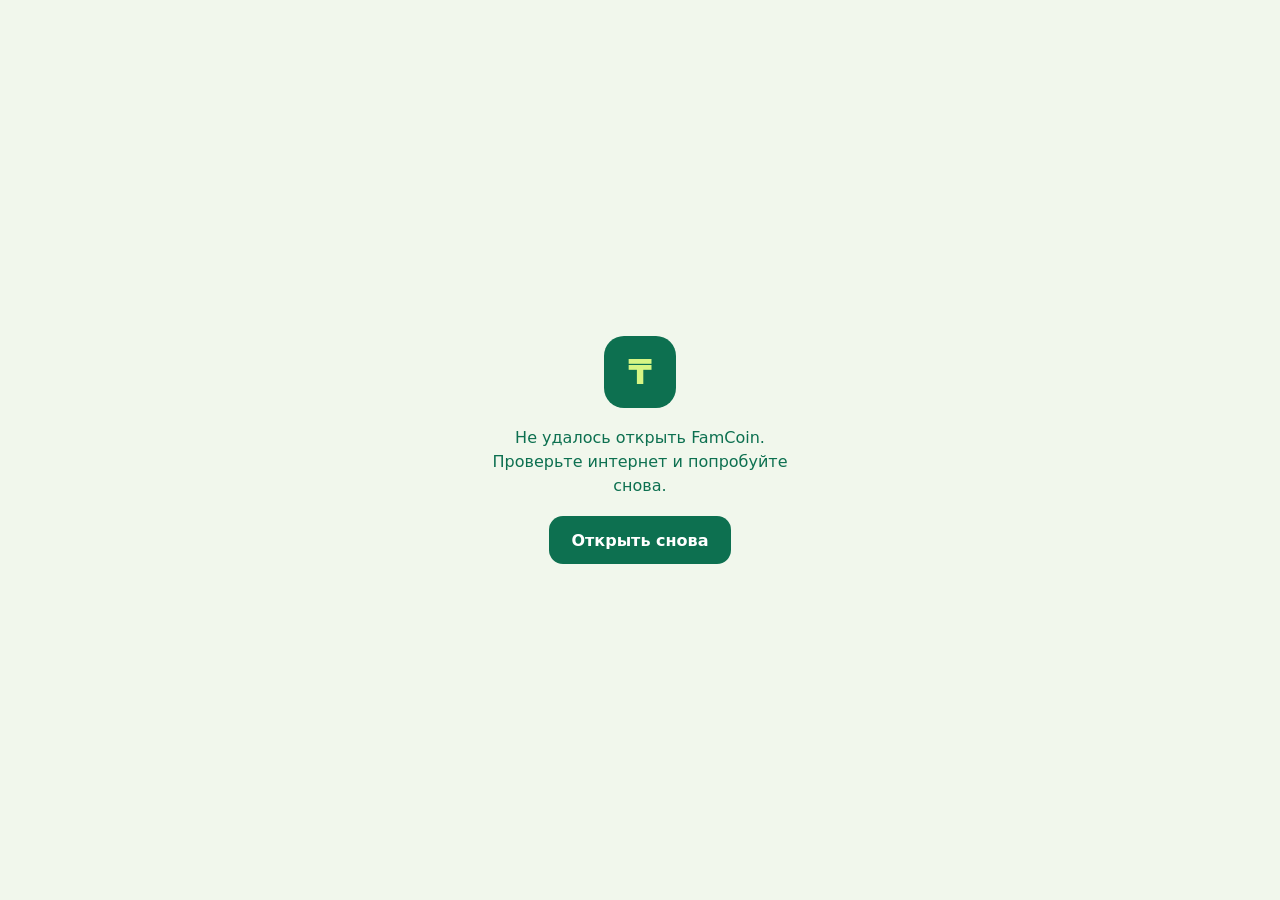
<file: app/web/index.html>
<!DOCTYPE html>
<html lang="ru">
<head>
  <meta name="viewport" content="width=device-width, initial-scale=1, viewport-fit=cover">
  <!--
    If you are serving your web app in a path other than the root, change the
    href value below to reflect the base path you are serving from.

    The path provided below has to start and end with a slash "/" in order for
    it to work correctly.

    For more details:
    * https://developer.mozilla.org/en-US/docs/Web/HTML/Element/base

    This is a placeholder for base href that will be replaced by the value of
    the `--base-href` argument provided to `flutter build`.
  -->
  <base href="$FLUTTER_BASE_HREF">

  <meta charset="UTF-8">
  <meta content="IE=Edge" http-equiv="X-UA-Compatible">
  <meta name="description" content="FamCoin — учёт семейных денег для Казахстана: дневной лимит, цели-копилки, долги, выписка Kaspi одной кнопкой и ИИ-консультант по вашим цифрам.">

  <!-- Предпросмотр ссылки в мессенджерах и соцсетях (Open Graph). Картинка — design/og/make_og.py. -->
  <meta property="og:type" content="website">
  <meta property="og:site_name" content="FamCoin">
  <meta property="og:title" content="FamCoin — семейные деньги под контролем">
  <meta property="og:description" content="Учёт за 2 минуты в день: дневной лимит и перенос остатка, цели-копилки, долги, плановые платежи, выписка Kaspi одной кнопкой, ИИ-консультант.">
  <meta property="og:url" content="https://coin.edudev.kz/">
  <meta property="og:image" content="https://coin.edudev.kz/og.png">
  <meta property="og:image:width" content="1200">
  <meta property="og:image:height" content="630">
  <meta property="og:image:alt" content="FamCoin: экран приложения с остатком, доходами по месяцам и целью">
  <meta property="og:locale" content="ru_RU">
  <meta name="twitter:card" content="summary_large_image">
  <meta name="twitter:title" content="FamCoin — семейные деньги под контролем">
  <meta name="twitter:description" content="Учёт за 2 минуты в день: дневной лимит, цели-копилки, долги, выписка Kaspi одной кнопкой, ИИ-консультант.">
  <meta name="twitter:image" content="https://coin.edudev.kz/og.png">

  <!-- iOS meta tags & icons -->
  <meta name="mobile-web-app-capable" content="yes">
  <meta name="apple-mobile-web-app-status-bar-style" content="black-translucent">
  <meta name="theme-color" content="#0D7050" media="(prefers-color-scheme: light)">
  <meta name="theme-color" content="#101F19" media="(prefers-color-scheme: dark)">
  <meta name="apple-mobile-web-app-title" content="FamCoin">
  <link rel="apple-touch-icon" sizes="180x180" href="icons/apple-touch-icon.png">

  <!-- Favicon -->
  <link rel="icon" type="image/png" href="favicon.png"/>

  <title>FamCoin</title>
  <link rel="manifest" href="manifest.json">
  <style>
    /* Заставка на время загрузки (D104): iPhone выгружает сайт из памяти в
       фоне, и при возврате он стартует заново — вместо белого экрана логотип
       и индикатор в цветах приложения. Прячется по первому кадру Flutter. */
    html, body { background: #F1F7EC; margin: 0; }
    @media (prefers-color-scheme: dark) { html, body { background: #101F19; } }
    #famcoin-splash { position: fixed; inset: 0; display: flex; flex-direction: column; align-items: center;
      justify-content: center; gap: 18px; background: #F1F7EC; z-index: 9999; padding: 24px; text-align: center;
      font-family: -apple-system, system-ui, "Segoe UI", Roboto, sans-serif; color: #0D7050; }
    @media (prefers-color-scheme: dark) { #famcoin-splash { color: #88E4B6; background: #101F19; } }
    #famcoin-splash .logo { width: 72px; height: 72px; border-radius: 20px; background: #0D7050; color: #D6F584;
      display: flex; align-items: center; justify-content: center; font-size: 34px; font-weight: 700; }
    #famcoin-splash .ring { width: 26px; height: 26px; border-radius: 50%; border: 3px solid currentColor;
      border-right-color: transparent; animation: famcoin-spin .9s linear infinite; opacity: .8; }
    @keyframes famcoin-spin { to { transform: rotate(360deg); } }
    #famcoin-splash[hidden], #famcoin-splash [hidden] { display: none; }
    #famcoin-startup-status { margin: 0; max-width: 320px; line-height: 1.5; }
    #famcoin-startup-retry { font: inherit; font-weight: 600; border: 0; border-radius: 14px;
      padding: 14px 22px; min-height: 48px; background: #0D7050; color: white; cursor: pointer; }
    #famcoin-startup-retry:focus-visible { outline: 3px solid currentColor; outline-offset: 4px; }
    @media (prefers-color-scheme: dark) { #famcoin-startup-retry { background: #88E4B6; color: #101F19; } }
    @media (prefers-reduced-motion: reduce) { #famcoin-splash .ring { animation: none; } }
  </style>
</head>
<body>
  <div id="famcoin-splash">
    <div class="logo" aria-hidden="true">₸</div>
    <div id="famcoin-startup-ring" class="ring" aria-hidden="true"></div>
    <p id="famcoin-startup-status" role="status" aria-live="polite">Открываем FamCoin…</p>
    <button id="famcoin-startup-retry" type="button" hidden>Открыть снова</button>
    <noscript>Для работы FamCoin включите JavaScript в настройках браузера.</noscript>
  </div>
  <script>
    // Этот экран работает даже при сбое загрузчика, движка или настроек Dart.
    // Заставку сохраняем в DOM: если iOS выгрузит слой приложения, можно
    // показать восстановление без Flutter и без бесконечных перезагрузок.
    (function () {
      var splash = document.getElementById('famcoin-splash');
      var status = document.getElementById('famcoin-startup-status');
      var ring = document.getElementById('famcoin-startup-ring');
      var retry = document.getElementById('famcoin-startup-retry');
      var kk = false;
      try { kk = JSON.parse(localStorage.getItem('flutter.lang')) === 'kk'; } catch (_) {}
      status.textContent = kk ? 'FamCoin ашылуда…' : 'Открываем FamCoin…';
      retry.textContent = kk ? 'Қайта ашу' : 'Открыть снова';
      var ready = false;
      var timer = setTimeout(function () { if (!ready) fail(true); }, 25000);
      function fail(slow) {
        clearTimeout(timer);
        splash.hidden = false;
        ring.hidden = true;
        retry.hidden = false;
        status.textContent = slow
          ? (kk ? 'Жүктеу ұзаққа созылды. Интернетті тексеріңіз немесе қайта ашыңыз.' : 'Загрузка затянулась. Проверьте интернет или откройте приложение снова.')
          : (kk ? 'FamCoin ашылмады. Интернетті тексеріп, қайталап көріңіз.' : 'Не удалось открыть FamCoin. Проверьте интернет и попробуйте снова.');
      }
      window.famcoinStartup = { fail: function () { if (!ready) fail(false); } };
      retry.addEventListener('click', function () { window.location.reload(); });
      window.addEventListener('flutter-first-frame', function () {
        ready = true;
        clearTimeout(timer);
        splash.hidden = true;
      });
      // В режиме JS ошибка загрузки main.dart.js не отклоняет Promise
      // FlutterLoader с callback. Перехватываем и сетевую ошибку тега script.
      window.addEventListener('error', function (event) {
        if (!ready && (event.error || (event.target && event.target.tagName === 'SCRIPT'))) fail(false);
      }, true);
      window.addEventListener('unhandledrejection', function () { if (!ready) fail(false); });
      var resumeTimer;
      document.addEventListener('visibilitychange', function () {
        clearTimeout(resumeTimer);
        if (document.visibilityState !== 'visible' || !ready) return;
        resumeTimer = setTimeout(function () {
          if (!document.querySelector('flutter-view')) fail(false);
        }, 3000);
      });
    })();
  </script>
  <!--
    You can customize the "flutter_bootstrap.js" script.
    This is useful to provide a custom configuration to the Flutter loader
    or to give the user feedback during the initialization process.

    For more details:
    * https://docs.flutter.dev/platform-integration/web/initialization
  -->
  <script>
    // Старые установки: снимаем service worker прежних сборок, иначе он
    // продолжит отдавать закешированную версию. Наш push-sw.js только
    // принимает уведомления и ничего не кеширует — его оставляем.
    if (navigator.serviceWorker) {
      navigator.serviceWorker.getRegistrations().then(function (rs) {
        rs.forEach(function (r) {
          var url = (r.active || r.waiting || r.installing || {}).scriptURL || '';
          if (url.indexOf('push-sw.js') < 0) r.unregister();
        });
        if (window.caches) caches.keys().then(function (ks) { ks.forEach(function (k) { caches.delete(k); }); });
      });
    }
  </script>
  <script>
    // Push-уведомления (Web Push). На iPhone работают только у сайта,
    // добавленного на экран «Домой», и только после нажатия кнопки.
    // Проверка обновлений (D103): приложение просит перезагрузить страницу,
    // когда на сервере новая сборка.
    window.famcoinReload = function () { window.location.reload(); };
    // Звук записи операции (D166): «монетка» синтезируется Web Audio, файлов
    // нет. arm() вызывается внутри касания — Safari разрешает звук только
    // контексту, созданному по жесту; coin() играет позже, после ответа сервера.
    window.famcoinSound = {
      _ctx: null,
      arm: function () {
        try {
          var C = window.AudioContext || window.webkitAudioContext;
          if (!C) return;
          if (!this._ctx) this._ctx = new C();
          if (this._ctx.state === 'suspended') this._ctx.resume();
        } catch (e) {}
      },
      coin: function () {
        try {
          this.arm();
          var ctx = this._ctx;
          if (!ctx) return;
          var t = ctx.currentTime;
          [[988, 0], [1319, 0.08]].forEach(function (p) {
            var o = ctx.createOscillator(), g = ctx.createGain();
            o.type = 'sine';
            o.frequency.value = p[0];
            g.gain.setValueAtTime(0.0001, t + p[1]);
            g.gain.exponentialRampToValueAtTime(0.22, t + p[1] + 0.012);
            g.gain.exponentialRampToValueAtTime(0.0001, t + p[1] + 0.32);
            o.connect(g).connect(ctx.destination);
            o.start(t + p[1]);
            o.stop(t + p[1] + 0.36);
          });
        } catch (e) {}
      }
    };
    window.famcoinPush = {
      _ios: function () {
        return /iPad|iPhone|iPod/.test(navigator.userAgent) ||
          (navigator.platform === 'MacIntel' && navigator.maxTouchPoints > 1);
      },
      _standalone: function () {
        return window.navigator.standalone === true ||
          (window.matchMedia && matchMedia('(display-mode: standalone)').matches);
      },
      _reg: function () {
        return navigator.serviceWorker.register('push-sw.js').then(function () {
          return navigator.serviceWorker.ready;
        });
      },
      requestPermission: function () {
        if (this._ios() && !this._standalone()) return Promise.resolve('needs-install');
        if (!('serviceWorker' in navigator) || !('PushManager' in window) || !('Notification' in window)) {
          return Promise.resolve('unsupported');
        }
        if (Notification.permission !== 'default') return Promise.resolve(Notification.permission);
        // Синхронно внутри нажатия: сетевой запрос до этого теряет user activation в Safari.
        return Notification.requestPermission();
      },
      confirmEnabled: function () {
        localStorage.removeItem('famcoin.push.pending');
      },
      // unsupported | needs-install | denied | off | on
      status: function () {
        if (this._ios() && !this._standalone()) return Promise.resolve('needs-install');
        if (!('serviceWorker' in navigator) || !('PushManager' in window) || !('Notification' in window)) {
          return Promise.resolve('unsupported');
        }
        if (Notification.permission === 'denied') return Promise.resolve('denied');
        return this._reg().then(function (reg) { return reg.pushManager.getSubscription(); })
          .then(function (sub) {
            return sub && Notification.permission === 'granted' && !localStorage.getItem('famcoin.push.pending') ? 'on' : 'off';
          });
      },
      // Возвращает JSON подписки: {endpoint, p256dh, auth}; '' — разрешение не дано.
      enable: function (key) {
        var self = this;
        if (!('Notification' in window) || Notification.permission !== 'granted') return Promise.resolve('');
        // Локальная подписка ещё не означает, что сервер её сохранил.
        // После ошибки или перезагрузки оставляем возможность повторить.
        localStorage.setItem('famcoin.push.pending', '1');
        return self._reg().then(function (reg) {
            return reg.pushManager.getSubscription().then(function (old) {
              if (old) return old;
              var pad = '='.repeat((4 - key.length % 4) % 4);
              var raw = atob((key + pad).replace(/-/g, '+').replace(/_/g, '/'));
              var bytes = new Uint8Array(raw.length);
              for (var i = 0; i < raw.length; i++) bytes[i] = raw.charCodeAt(i);
              return reg.pushManager.subscribe({ userVisibleOnly: true, applicationServerKey: bytes });
            });
        }).then(function (sub) {
          if (!sub) return '';
          var j = sub.toJSON();
          return JSON.stringify({ endpoint: j.endpoint, p256dh: j.keys.p256dh, auth: j.keys.auth });
        });
      },
      // Возвращает адрес отменённой подписки или ''.
      disable: function () {
        return this._reg().then(function (reg) { return reg.pushManager.getSubscription(); })
          .then(function (sub) {
            if (!sub) return '';
            var endpoint = sub.endpoint;
            return sub.unsubscribe().then(function () { return endpoint; });
          });
      }
    };
  </script>
  <script>
    // Safari на iOS 26: после клавиатуры визуальная область (visualViewport)
    // не совпадает со слоем, где нарисован интерфейс, — нажатия попадают
    // выше кнопок. Когда клавиатура закрыта, возвращаем страницу в начало и
    // заставляем Safari заново разместить фиксированный слой приложения.
    (function () {
      var vv = window.visualViewport;
      function keyboardClosed() {
        return !vv || window.innerHeight - vv.height < 100;
      }
      function realign() {
        if (!keyboardClosed()) return;
        if (window.scrollX || window.scrollY) window.scrollTo(0, 0);
        var body = document.body;
        if (!body) return;
        body.style.transform = 'translateZ(0)';
        requestAnimationFrame(function () {
          body.style.transform = '';
          window.dispatchEvent(new Event('resize'));
        });
      }
      function later() {
        setTimeout(realign, 50);
        setTimeout(realign, 400);
      }
      document.addEventListener('focusout', later, true);
      window.addEventListener('orientationchange', later);
      if (vv) {
        vv.addEventListener('resize', realign);
        vv.addEventListener('scroll', realign);
      }
      // Известный обход Safari: без слушателя touchstart часть касаний теряется.
      document.addEventListener('touchstart', function () {}, { passive: true });
    })();
  </script>
  <script src="flutter_bootstrap.js" async></script>
</body>
</html>
</file>
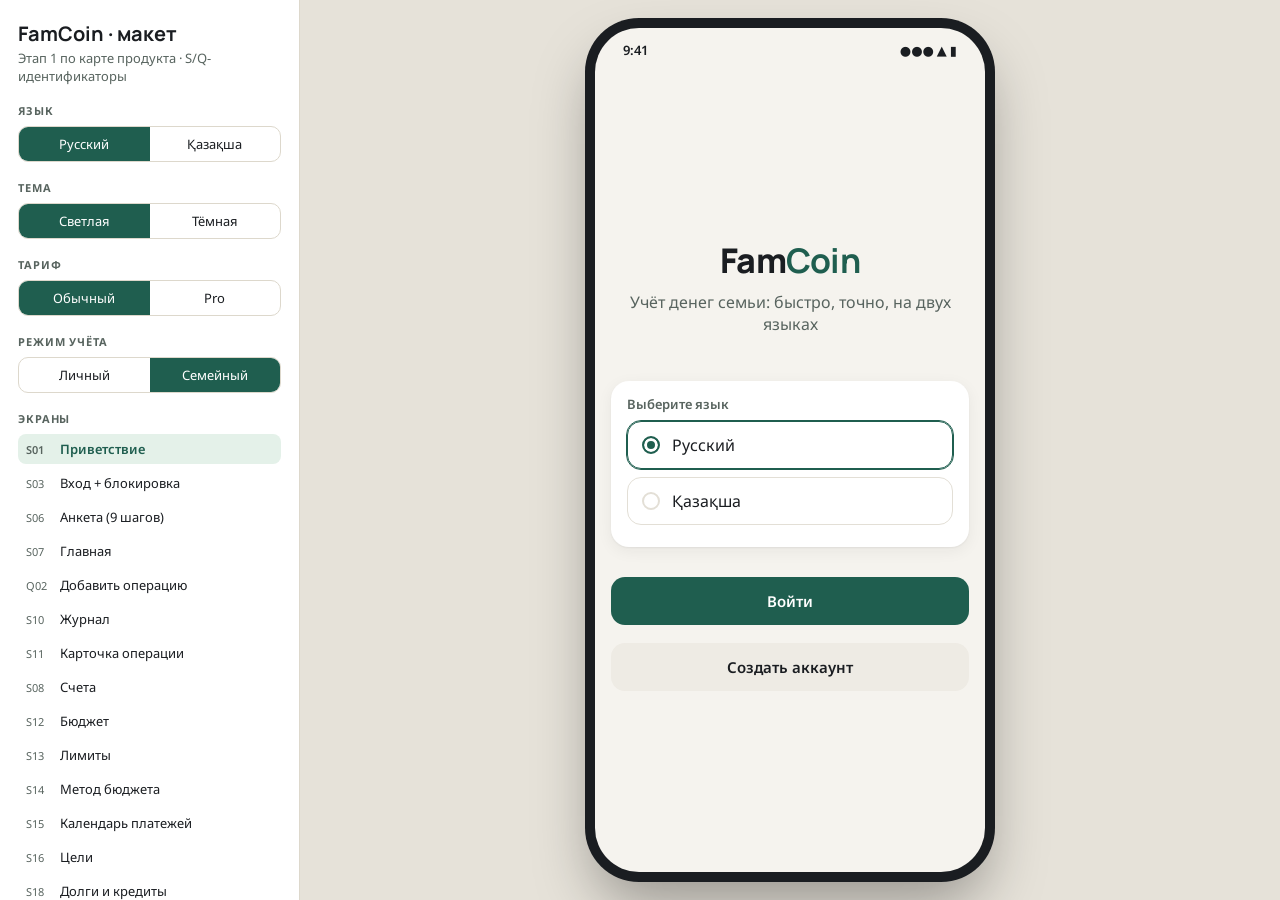
<file: design/mockup/index.html>
<!DOCTYPE html>
<html lang="ru">
<head>
<meta charset="utf-8">
<meta name="viewport" content="width=device-width, initial-scale=1">
<title>FamCoin — макет</title>
<meta name="description" content="Кликабельный макет ключевых сценариев FamCoin: RU/ҚАЗ, светлая и тёмная темы, обычный тариф и Pro.">
<link rel="preconnect" href="https://fonts.googleapis.com">
<link href="https://fonts.googleapis.com/css2?family=Noto+Sans:wght@400;500;600;700&family=Manrope:wght@600;700;800&display=swap" rel="stylesheet">
<style>
  /* ---------- Дизайн-токены (раздел 12 карты продукта) ---------- */
  :root {
    --bg: #F5F3EE; --surface: #FFFFFF; --surface-2: #EEEBE4;
    --text: #1A1D21; --text-2: #58645F; --line: #E3DFD6;
    --primary: #1F5E4F; --on-primary: #FFFFFF;
    --accent: #E0A43A; --on-accent: #1A1D21;
    --income: #226A44; --expense: #AA402C; --debt: #6B4FBB; --warn: #B7791F;
    --income-bg: #E4F1E9; --expense-bg: #F7E5E0; --debt-bg: #ECE7F8; --warn-bg: #FBF0D9;
    --shadow: 0 1px 2px rgba(26,29,33,.06), 0 4px 16px rgba(26,29,33,.06);
    --page-bg: #E6E2D9;
  }
  .dark {
    --bg: #12151A; --surface: #1B2028; --surface-2: #232A34;
    --text: #ECEEF1; --text-2: #A8B3AD; --line: #2C333E;
    --primary: #4FB39A; --on-primary: #12151A;
    --accent: #F0B955; --on-accent: #12151A;
    --income: #70D7A1; --expense: #FF9789; --debt: #B9A4F5; --warn: #F0B955;
    --income-bg: #1C2E27; --expense-bg: #33221F; --debt-bg: #26223A; --warn-bg: #332B1A;
    --shadow: 0 1px 2px rgba(0,0,0,.4), 0 6px 20px rgba(0,0,0,.35);
  }
  * { box-sizing: border-box; }
  html, body { margin: 0; height: 100%; }
  body {
    font-family: "Noto Sans", system-ui, sans-serif; color: #1A1D21; background: var(--page-bg);
    display: grid; grid-template-columns: 300px 1fr; min-height: 100vh;
  }
  @media (max-width: 800px) { body { grid-template-columns: 1fr; } aside { position: static !important; height: auto !important; } }

  /* ---------- Панель управления макетом ---------- */
  aside {
    background: #fff; border-right: 1px solid #ddd8cc; padding: 20px 18px; position: sticky; top: 0; height: 100vh; overflow: auto;
    font-size: 13px;
  }
  aside h1 { font-family: Manrope, sans-serif; font-size: 20px; margin: 0 0 2px; }
  aside .sub { color: #58645F; margin-bottom: 18px; }
  aside h2 { font-size: 11px; text-transform: uppercase; letter-spacing: .08em; color: #58645F; margin: 18px 0 8px; }
  .seg { display: flex; border: 1px solid #ddd8cc; border-radius: 10px; overflow: hidden; }
  .seg button { flex: 1; border: 0; background: transparent; padding: 8px 6px; cursor: pointer; font: inherit; color: #1A1D21; }
  .seg button.on { background: #1F5E4F; color: #fff; }
  .jump { display: grid; gap: 4px; }
  .jump button { text-align: left; border: 0; background: transparent; padding: 6px 8px; border-radius: 8px; cursor: pointer; font: inherit; color: #1A1D21; }
  .jump button:hover { background: #F5F3EE; }
  .jump button.on { background: #E4F1E9; color: #1F5E4F; font-weight: 600; }
  .jump .id { display: inline-block; width: 34px; color: #58645F; font-size: 11px; }
  aside .note { color: #58645F; font-size: 12px; line-height: 1.45; margin-top: 16px; }

  /* ---------- Телефон ---------- */
  main { display: flex; align-items: flex-start; justify-content: center; padding: 28px 16px; }
  .phone {
    width: 390px; height: 844px; border-radius: 44px; background: var(--bg); color: var(--text);
    box-shadow: 0 0 0 10px #1a1d21, 0 30px 60px rgba(0,0,0,.35); overflow: hidden; position: relative;
    font-variant-numeric: tabular-nums; display: flex; flex-direction: column;
  }
  .status { height: 44px; display: flex; justify-content: space-between; align-items: center; padding: 0 28px; font-size: 13px; font-weight: 600; flex: none; }
  .screen { flex: 1; overflow: auto; display: flex; flex-direction: column; }
  .screen::-webkit-scrollbar { width: 0; }
  .content { padding: 8px 16px 24px; flex: 1; }
  .content.with-nav { padding-bottom: 96px; }

  /* Шапка */
  .top { display: flex; align-items: center; gap: 8px; padding: 6px 12px 8px; min-height: 48px; }
  .top h1 { font-family: Manrope, sans-serif; font-size: 22px; font-weight: 700; margin: 0; flex: 1; }
  .top .icon { width: 40px; height: 40px; border-radius: 12px; border: 0; background: transparent; color: var(--text); font: inherit; font-size: 20px; cursor: pointer; display: grid; place-items: center; }
  .top .icon:hover { background: var(--surface-2); }

  /* Нижняя навигация */
  .nav {
    position: absolute; left: 0; right: 0; bottom: 0; height: 84px; background: var(--surface); border-top: 1px solid var(--line);
    display: grid; grid-template-columns: 1fr 1fr 76px 1fr 1fr; align-items: start; padding: 8px 8px 0;
  }
  .nav button { border: 0; background: transparent; font: inherit; font-size: 11px; color: var(--text-2); cursor: pointer; display: flex; flex-direction: column; align-items: center; gap: 3px; padding: 6px 0; border-radius: 10px; }
  .nav button .ic { font-size: 22px; line-height: 1; }
  .nav button.on { color: var(--primary); font-weight: 600; }
  .nav .add { margin-top: -24px; }
  .nav .add .ic { width: 60px; height: 60px; border-radius: 20px; background: var(--accent); color: var(--on-accent); display: grid; place-items: center; font-size: 30px; font-weight: 700; box-shadow: 0 6px 18px rgba(224,164,58,.45); }
  .nav .add { color: var(--text); font-weight: 600; }

  /* Карточки и типографика */
  .card { background: var(--surface); border-radius: 18px; padding: 14px 16px; box-shadow: var(--shadow); margin-bottom: 12px; }
  .card h3 { font-size: 13px; font-weight: 600; color: var(--text-2); margin: 0 0 8px; text-transform: none; }
  .row { display: flex; align-items: center; gap: 12px; }
  .row .grow { flex: 1; min-width: 0; }
  .muted { color: var(--text-2); }
  .small { font-size: 12px; }
  .big { font-family: Manrope, sans-serif; font-size: 34px; font-weight: 800; letter-spacing: -.02em; line-height: 1.1; }
  .big small { font-size: 18px; font-weight: 700; color: var(--text-2); }
  .amt { font-weight: 600; white-space: nowrap; }
  .amt.in { color: var(--income); } .amt.out { color: var(--expense); } .amt.debt { color: var(--debt); }
  .link { color: var(--primary); font-weight: 600; background: none; border: 0; font: inherit; cursor: pointer; padding: 0; }
  .link:hover { text-decoration: underline; }
  .sect { display: flex; justify-content: space-between; align-items: baseline; margin: 16px 0 8px; }
  .sect h2 { font-size: 15px; font-weight: 700; margin: 0; }
  .btn { display: inline-flex; align-items: center; justify-content: center; gap: 8px; border: 0; border-radius: 14px; padding: 14px 18px; font: inherit; font-weight: 600; font-size: 15px; cursor: pointer; width: 100%; }
  .btn.primary { background: var(--primary); color: var(--on-primary); }
  .btn.accent { background: var(--accent); color: var(--on-accent); }
  .btn.ghost { background: var(--surface-2); color: var(--text); }
  .btn.text { background: transparent; color: var(--primary); }
  .btn[disabled] { opacity: .5; cursor: not-allowed; }
  .pill { display: inline-block; padding: 2px 8px; border-radius: 999px; font-size: 11px; font-weight: 700; }
  .pill.pro { background: var(--accent); color: var(--on-accent); }
  .pill.warn { background: var(--warn-bg); color: var(--warn); }
  .pill.ok { background: var(--income-bg); color: var(--income); }
  .pill.debt { background: var(--debt-bg); color: var(--debt); }
  .field { margin-bottom: 12px; }
  .field label { display: block; font-size: 12px; color: var(--text-2); margin-bottom: 4px; }
  .input { width: 100%; border: 1px solid var(--line); background: var(--surface); color: var(--text); border-radius: 12px; padding: 12px 14px; font: inherit; font-size: 15px; }
  .input:focus { outline: 2px solid var(--primary); outline-offset: 0; border-color: transparent; }
  .chips { display: flex; flex-wrap: wrap; gap: 8px; }
  .chip { border: 1px solid var(--line); background: var(--surface); color: var(--text); border-radius: 999px; padding: 7px 12px; font: inherit; font-size: 13px; cursor: pointer; }
  .chip.on { background: var(--primary); color: var(--on-primary); border-color: var(--primary); }
  .bar { height: 8px; border-radius: 999px; background: var(--surface-2); overflow: hidden; margin: 6px 0 4px; }
  .bar i { display: block; height: 100%; background: var(--primary); border-radius: 999px; }
  .bar i.warn { background: var(--warn); } .bar i.over { background: var(--expense); }
  .list .item { display: flex; align-items: center; gap: 12px; padding: 10px 0; border-bottom: 1px solid var(--line); cursor: pointer; }
  .list .item:last-child { border-bottom: 0; }
  .cat { width: 40px; height: 40px; border-radius: 12px; display: grid; place-items: center; font-size: 18px; background: var(--surface-2); flex: none; }
  .day { font-size: 12px; font-weight: 700; color: var(--text-2); margin: 14px 0 4px; display: flex; justify-content: space-between; }
  .acct-strip { display: flex; gap: 10px; overflow-x: auto; padding: 2px 16px 6px; margin: 0 -16px; }
  .acct-strip::-webkit-scrollbar { display: none; }
  .acct { flex: none; width: 150px; background: var(--surface); border-radius: 16px; padding: 12px 12px 12px 16px; box-shadow: var(--shadow); position: relative; overflow: hidden; cursor: pointer; }
  .acct::before { content: ""; position: absolute; left: 0; top: 0; bottom: 0; width: 6px; background: var(--c, var(--primary)); }
  .acct .name { font-size: 12px; color: var(--text-2); }
  .acct .bal { font-weight: 700; font-size: 16px; margin-top: 4px; }
  .banner { border-radius: 14px; padding: 12px 14px; font-size: 13px; margin-bottom: 12px; display: flex; gap: 10px; align-items: flex-start; }
  .banner.warn { background: var(--warn-bg); color: var(--text); }
  .banner.err { background: var(--expense-bg); color: var(--text); }
  .banner.info { background: var(--income-bg); color: var(--text); }
  .grid2 { display: grid; grid-template-columns: 1fr 1fr; gap: 10px; }
  .kv { display: flex; justify-content: space-between; padding: 6px 0; font-size: 14px; }
  .kv + .kv { border-top: 1px solid var(--line); }
  .kv.total { font-weight: 700; }
  .steps { display: flex; gap: 4px; margin: 4px 0 16px; }
  .steps i { flex: 1; height: 4px; border-radius: 999px; background: var(--line); }
  .steps i.done { background: var(--primary); }
  .radio { display: flex; align-items: center; gap: 12px; padding: 12px 14px; border: 1px solid var(--line); border-radius: 14px; margin-bottom: 8px; cursor: pointer; background: var(--surface); }
  .radio.on { border-color: var(--primary); outline: 1px solid var(--primary); }
  .radio .dot { width: 18px; height: 18px; border-radius: 50%; border: 2px solid var(--line); flex: none; }
  .radio.on .dot { border-color: var(--primary); background: var(--primary); box-shadow: inset 0 0 0 3px var(--surface); }
  .sheet { position: absolute; inset: 0; background: rgba(0,0,0,.45); display: flex; align-items: flex-end; z-index: 5; }
  .sheet .panel { background: var(--surface); color: var(--text); border-radius: 24px 24px 0 0; padding: 18px 16px 28px; width: 100%; max-height: 80%; overflow: auto; }
  .sheet .panel h2 { font-family: Manrope, sans-serif; margin: 0 0 8px; font-size: 20px; }
  .num { font-size: 40px; font-family: Manrope, sans-serif; font-weight: 800; border: 0; background: transparent; color: var(--text); width: 100%; text-align: center; outline: none; }
  .type-seg { display: flex; background: var(--surface-2); border-radius: 12px; padding: 3px; margin-bottom: 14px; }
  .type-seg button { flex: 1; border: 0; background: transparent; border-radius: 10px; padding: 9px 4px; font: inherit; font-size: 13px; font-weight: 600; color: var(--text-2); cursor: pointer; }
  .type-seg button.on { background: var(--surface); color: var(--text); box-shadow: var(--shadow); }
  .sticky-bottom { position: sticky; bottom: 0; background: linear-gradient(transparent, var(--bg) 30%); padding: 16px 0 4px; }
  .center { text-align: center; }
  .logo { font-family: Manrope, sans-serif; font-weight: 800; font-size: 34px; letter-spacing: -.02em; }
  .logo b { color: var(--primary); }
  .avatar { width: 40px; height: 40px; border-radius: 50%; background: var(--primary); color: var(--on-primary); display: grid; place-items: center; font-weight: 700; flex: none; }
  .tag { font-size: 11px; color: var(--text-2); }
  .cal { display: grid; grid-template-columns: repeat(7, 1fr); gap: 4px; font-size: 12px; text-align: center; }
  .cal div { padding: 6px 0; border-radius: 8px; }
  .cal .h { color: var(--text-2); font-size: 10px; }
  .cal .pay { background: var(--warn-bg); font-weight: 700; }
  .cal .today { outline: 2px solid var(--primary); }
  .cal .inc { background: var(--income-bg); font-weight: 700; }
  table.sched { width: 100%; border-collapse: collapse; font-size: 13px; }
  table.sched td, table.sched th { padding: 7px 4px; text-align: right; border-bottom: 1px solid var(--line); }
  table.sched th { color: var(--text-2); font-weight: 600; font-size: 11px; }
  table.sched td:first-child, table.sched th:first-child { text-align: left; }
  .menu .item { padding: 14px 0; }
  .menu .item .cat { background: var(--surface-2); }
</style>
</head>
<body>
<aside>
  <h1>FamCoin · макет</h1>
  <div class="sub">Этап 1 по карте продукта · S/Q-идентификаторы</div>

  <h2>Язык</h2>
  <div class="seg" id="segLang"><button data-v="ru">Русский</button><button data-v="kk">Қазақша</button></div>
  <h2>Тема</h2>
  <div class="seg" id="segTheme"><button data-v="light">Светлая</button><button data-v="dark">Тёмная</button></div>
  <h2>Тариф</h2>
  <div class="seg" id="segPro"><button data-v="0">Обычный</button><button data-v="1">Pro</button></div>
  <h2>Режим учёта</h2>
  <div class="seg" id="segFam"><button data-v="0">Личный</button><button data-v="1">Семейный</button></div>

  <h2>Экраны</h2>
  <div class="jump" id="jump"></div>
  <div class="note">Вход: пароль <b>demo</b>. Любой другой пароль — ошибка; после трёх ошибок блокировка на 15 минут с таймером (F004).<br><br>Суммы — KZT, данные условные. Подписи на казахском — рабочий корпус, требуют редактуры носителем.</div>
</aside>

<main><div class="phone" id="phone"></div></main>

<script>
/* =========================== Локализация =========================== */
const T = {
ru: {
  home:'Главная', ops:'Операции', budget:'Бюджет', more:'Ещё', add:'Добавить',
  expense:'Расход', income:'Доход', transfer:'Перевод', debt:'Долг',
  accounts:'Счета', goals:'Цели', debts:'Долги', family:'Семья', settings:'Настройки', analytics:'Аналитика',
  calendar:'Календарь платежей', security:'Безопасность', categories:'Категории', data:'Данные и синхронизация',
  tariff:'Тариф и подписка', help:'Справка и материалы', trash:'Корзина', ai:'ИИ-консультант', templates:'Шаблоны', dict:'Словарь распознавания',
  today:'Сегодня', yesterday:'Вчера', guide:'Ориентир на сегодня', leftToday:'Осталось на сегодня', perDay:'в день',
  daysToIncome:'дней до зарплаты', howCalc:'Как посчитано', upcoming:'Ближайшие платежи', allPayments:'Все платежи',
  limits:'Лимиты', limitsRisk:'Лимиты с риском', monthReport:'Отчёт за месяц', recent:'Последние операции', all:'Все',
  spent:'потрачено', of:'из', limit:'лимит', forecast:'Прогноз к концу месяца', approx:'приблизительно',
  amount:'Сумма', category:'Категория', account:'Счёт', date:'Дата', note:'Заметка', forWhom:'Для кого', shared:'Общее',
  from:'Со счёта', to:'На счёт', save:'Сохранить', cancel:'Отмена', back:'Назад', next:'Продолжить', skip:'Пропустить', done:'Готово',
  voice:'Голос', receipt:'Чек', proOnly:'Доступно в Pro', proBadge:'Pro',
  search:'Поиск по заметкам и продавцам', filters:'Фильтры', period:'Период', month:'Сентябрь 2026',
  login:'Вход', register:'Регистрация', email:'Email', password:'Пароль', signIn:'Войти', forgot:'Забыли пароль?',
  noAccount:'Нет аккаунта?', createAccount:'Создать аккаунт', chooseLang:'Выберите язык', welcome:'Учёт денег семьи: быстро, точно, на двух языках',
  wrongPw:'Неверный пароль. Осталось попыток:', locked:'Вход заблокирован на 15 минут', lockedHint:'Три ошибки подряд. Таймер идёт по серверному времени, переустановка приложения его не сбрасывает.', remaining:'Осталось',
  onboarding:'Настройка', step:'Шаг', ofN:'из',
  ob1:'Как ведём учёт?', ob1p:'Режим можно сменить позже без потери истории', personal:'Личный', familyMode:'Семейный', personalD:'Только мои деньги', familyD:'Я веду деньги всей семьи один',
  ob2:'Основная валюта', ob2p:'В ней считаются отчёты и капитал',
  ob3:'Первый денежный счёт', ob3p:'В обычной версии — один активный счёт', accName:'Название', accType:'Тип', openBal:'Начальный остаток', startDate:'Дата начала учёта', card:'Карта', cash:'Наличные', deposit:'Депозит',
  ob4:'Кредиты и рассрочки', ob4p:'Остаток на дату начала учёта, без дохода',
  ob5:'Личные долги', ob5p:'Кто должен мне и кому должен я', iOwe:'Я должен', oweMe:'Мне должны',
  ob6:'Доходы', ob6p:'Зарплата «на руки». Ожидаемый доход не меняет баланс', salary:'Зарплата', advance:'Аванс', payDay:'Дата',
  ob7:'Обязательные платежи', ob7p:'Сроки и суммы за месяц', rent:'Аренда', utilities:'Коммунальные', internet:'Интернет', phone:'Связь',
  ob8:'Метод бюджета', ob8p:'Можно сменить в любой период',
  ob9:'Сводка', ob9p:'Проверьте данные и добавьте первую операцию', capital:'Учтённый капитал', assets:'Активы', liabilities:'Обязательства', free:'Свободно', firstOp:'Первая операция',
  mSimple:'Просто учёт', mSimpleD:'Записываю и смотрю, куда уходят деньги', mLimits:'Лимиты категорий', mLimitsD:'Потолок расходов на выбранные категории',
  m503020:'50 / 30 / 20', m503020D:'Нужды, желания, накопления от дохода на руки', mEnv:'Конверты', mEnvD:'Каждый тенге получает назначение', mPayFirst:'Сначала себе', mPayFirstD:'Процент дохода уходит в резерв первым',
  plan:'План', fact:'Факт', payouts:'Выплаты по долгам', unallocated:'Не распределено', method:'Метод', allocation:'Распределение',
  needs:'Нужды', wants:'Желания', savings:'Накопления', addLimit:'Добавить лимит', limitFree:'В обычной версии — 2 лимита',
  reserve:'Резерв', progress:'Прогресс', needMonthly:'Нужно в месяц', target:'Цель', deadline:'Срок',
  totalOwe:'Всего должен', totalOwed:'Мне должны', monthlyPay:'Платежи в месяц', banks:'Банки', people:'Люди', nextPay:'Ближайший платёж',
  balanceLeft:'Остаток долга', payment:'Платёж', principal:'Тело', interest:'Проценты', left:'осталось', schedule:'График', early:'Досрочное погашение', strategy:'Стратегия погашения', pay:'Провести платёж',
  installment:'Рассрочка', creditCard:'Кредитная карта', loan:'Кредит', gave:'дал в долг', returned:'вернул', payments:'платежей',
  members:'Члены семьи', addMember:'Добавить человека', me:'Я', spouse:'Супруга', daughter:'Дочь', sharedSpend:'Общие расходы', personalSpend:'Личные', thisMonth:'в этом месяце', archive:'Архивировать',
  language:'Язык', theme:'Тема', light:'Светлая', dark:'Тёмная', system:'Системная', mode:'Режим учёта', profile:'Профиль', currentPlan:'Активный тариф', freePlan:'Обычная версия', proPlan:'Pro',
  proTitle:'FamCoin Pro', proPrice:'10 000 ₸ / год', proSub:'≈ 833 ₸ в месяц при оплате за год', buyPro:'Купить Pro', restore:'Восстановить покупку', proNote:'Цена и условия показываются из магазина перед оплатой. История и данные сохраняются при любом тарифе.',
  f_accounts:'Несколько денежных счетов', f_limits:'Лимиты без ограничения, по счёту и человеку', f_fast:'Голос, чеки, шаблоны', f_reports:'Сравнения, прогнозы, история капитала', f_ai:'ИИ-консультант и месячный разбор', f_early:'Сценарии досрочного погашения',
  gateTitle:'Эта возможность в Pro', gateVoice:'Голосовой ввод на русском и казахском, разбор суммы, счёта и категории — с подтверждением перед записью.', gateLimit:'Третий лимит и лимиты по счёту или члену семьи открываются в Pro.', later:'Позже',
  txDetails:'Операция', related:'Связанные записи', history:'История изменений', edit:'Изменить', del:'Удалить', split:'Разделить по категориям', refund:'Оформить возврат', created:'Создано', family_for:'Для',
  liquid:'Ликвидные деньги', reserves:'Резервы в них', obligations:'Неоплаченные обязательства до зарплаты', savingsPlan:'План накоплений', days:'Дней до дохода', base:'База', formula:'Дневной бюджет = max(0, B0 / D)',
  guideNote:'Это оценка по записанному плану. Ожидаемая зарплата не считается полученной.',
  reportSpend:'Расходы', reportIncome:'Доходы', reportResult:'Результат', cashflow:'Денежный поток', top:'Крупные категории', openReport:'Открыть отчёт',
  transferNote:'Перевод не является расходом', debtNote:'Выдача долга уменьшает деньги, но не расход',
  demoHint:'Демо: пароль demo', okBtn:'Понятно', addOp:'Записать операцию', fillLater:'Заполнить позже',
  cats:{ food:'Продукты', cafe:'Кафе', transport:'Транспорт', health:'Здоровье', kids:'Дети', home:'Жильё', phone:'Связь', household:'Бытовые покупки', fun:'Развлечения', clothes:'Одежда', salary:'Зарплата', cashback:'Кешбэк', interest:'Проценты', fees:'Комиссии' },
  accs:{ kaspi:'Kaspi Gold', halyk:'Halyk', cash:'Наличные', deposit:'Депозит Freedom' },
  ppl:{ me:'Владислав', spouse:'Айгерим', daughter:'Алина' },
  names:{ askhat:'Асхат', daniyar:'Данияр' },
  goalNames:{ cushion:'Подушка безопасности', vacation:'Отпуск в Турции' },
  months:['января','февраля','марта','апреля','мая','июня','июля','августа','сентября','октября','ноября','декабря'],
  wd:['Пн','Вт','Ср','Чт','Пт','Сб','Вс'],
},
kk: {
  home:'Басты бет', ops:'Операциялар', budget:'Бюджет', more:'Қосымша', add:'Қосу',
  expense:'Шығыс', income:'Кіріс', transfer:'Аударым', debt:'Қарыз',
  accounts:'Шоттар', goals:'Мақсаттар', debts:'Қарыздар', family:'Отбасы', settings:'Баптаулар', analytics:'Талдау',
  calendar:'Төлем күнтізбесі', security:'Қауіпсіздік', categories:'Санаттар', data:'Деректер және синхрондау',
  tariff:'Тариф және жазылым', help:'Анықтама және материалдар', trash:'Себет', ai:'ЖИ-кеңесші', templates:'Үлгілер', dict:'Тану сөздігі',
  today:'Бүгін', yesterday:'Кеше', guide:'Бүгінгі бағдар', leftToday:'Бүгінге қалды', perDay:'күніне',
  daysToIncome:'жалақыға дейінгі күн', howCalc:'Қалай есептелді', upcoming:'Жақын төлемдер', allPayments:'Барлық төлемдер',
  limits:'Лимиттер', limitsRisk:'Қауіпті лимиттер', monthReport:'Ай есебі', recent:'Соңғы операциялар', all:'Барлығы',
  spent:'жұмсалды', of:'/', limit:'лимит', forecast:'Ай соңына болжам', approx:'шамамен',
  amount:'Сома', category:'Санат', account:'Шот', date:'Күні', note:'Ескертпе', forWhom:'Кім үшін', shared:'Ортақ',
  from:'Қай шоттан', to:'Қай шотқа', save:'Сақтау', cancel:'Болдырмау', back:'Артқа', next:'Жалғастыру', skip:'Өткізіп жіберу', done:'Дайын',
  voice:'Дауыс', receipt:'Чек', proOnly:'Pro нұсқасында', proBadge:'Pro',
  search:'Ескертпе мен сатушы бойынша іздеу', filters:'Сүзгілер', period:'Кезең', month:'Қыркүйек 2026',
  login:'Кіру', register:'Тіркелу', email:'Email', password:'Құпиясөз', signIn:'Кіру', forgot:'Құпиясөзді ұмыттыңыз ба?',
  noAccount:'Аккаунт жоқ па?', createAccount:'Аккаунт құру', chooseLang:'Тілді таңдаңыз', welcome:'Отбасы ақшасының есебі: жылдам, дәл, екі тілде',
  wrongPw:'Құпиясөз қате. Қалған әрекет:', locked:'Кіру 15 минутқа бұғатталды', lockedHint:'Қатарынан үш қате. Таймер сервер уақытымен жүреді, қолданбаны қайта орнату оны нөлдемейді.', remaining:'Қалды',
  onboarding:'Баптау', step:'Қадам', ofN:'/',
  ob1:'Есепті қалай жүргіземіз?', ob1p:'Режимді кейін тарихты жоғалтпай өзгертуге болады', personal:'Жеке', familyMode:'Отбасылық', personalD:'Тек менің ақшам', familyD:'Бүкіл отбасының ақшасын өзім жүргіземін',
  ob2:'Негізгі валюта', ob2p:'Есептер мен капитал осы валютада есептеледі',
  ob3:'Бірінші ақша шоты', ob3p:'Қарапайым нұсқада — бір белсенді шот', accName:'Атауы', accType:'Түрі', openBal:'Бастапқы қалдық', startDate:'Есеп басталу күні', card:'Карта', cash:'Қолма-қол ақша', deposit:'Депозит',
  ob4:'Несиелер мен бөліп төлеу', ob4p:'Есеп басталу күніндегі қалдық, кіріссіз',
  ob5:'Жеке қарыздар', ob5p:'Маған кім қарыз және мен кімге қарызбын', iOwe:'Мен қарызбын', oweMe:'Маған қарыз',
  ob6:'Кірістер', ob6p:'«Қолға» жалақы. Күтілетін кіріс балансты өзгертпейді', salary:'Жалақы', advance:'Аванс', payDay:'Күні',
  ob7:'Міндетті төлемдер', ob7p:'Айлық мерзімдер мен сомалар', rent:'Жалдау ақысы', utilities:'Коммуналдық', internet:'Интернет', phone:'Байланыс',
  ob8:'Бюджет әдісі', ob8p:'Кез келген кезеңде өзгертуге болады',
  ob9:'Қорытынды', ob9p:'Деректерді тексеріп, бірінші операцияны қосыңыз', capital:'Есептелген капитал', assets:'Активтер', liabilities:'Міндеттемелер', free:'Бос', firstOp:'Бірінші операция',
  mSimple:'Жай есеп', mSimpleD:'Жазып, ақшаның қайда кететінін көремін', mLimits:'Санат лимиттері', mLimitsD:'Таңдалған санаттарға шығыс шегі',
  m503020:'50 / 30 / 20', m503020D:'Қолға алған кірістен қажеттілік, қалау, жинақ', mEnv:'Конверттер', mEnvD:'Әр теңгенің өз мақсаты бар', mPayFirst:'Алдымен өзіме', mPayFirstD:'Кірістің пайызы алдымен резервке кетеді',
  plan:'Жоспар', fact:'Нақты', payouts:'Қарыз төлемдері', unallocated:'Бөлінбеген', method:'Әдіс', allocation:'Бөлу',
  needs:'Қажеттілік', wants:'Қалау', savings:'Жинақ', addLimit:'Лимит қосу', limitFree:'Қарапайым нұсқада — 2 лимит',
  reserve:'Резерв', progress:'Прогресс', needMonthly:'Айына қажет', target:'Мақсат', deadline:'Мерзім',
  totalOwe:'Барлық қарызым', totalOwed:'Маған қарыз', monthlyPay:'Айлық төлемдер', banks:'Банктер', people:'Адамдар', nextPay:'Келесі төлем',
  balanceLeft:'Қарыз қалдығы', payment:'Төлем', principal:'Негізгі қарыз', interest:'Пайыз', left:'қалды', schedule:'Кесте', early:'Мерзімінен бұрын өтеу', strategy:'Өтеу стратегиясы', pay:'Төлем жүргізу',
  installment:'Бөліп төлеу', creditCard:'Несие картасы', loan:'Несие', gave:'қарыз бердім', returned:'қайтарды', payments:'төлем',
  members:'Отбасы мүшелері', addMember:'Адам қосу', me:'Мен', spouse:'Жұбайым', daughter:'Қызым', sharedSpend:'Ортақ шығыстар', personalSpend:'Жеке', thisMonth:'осы айда', archive:'Мұрағаттау',
  language:'Тіл', theme:'Тақырып', light:'Ашық', dark:'Қараңғы', system:'Жүйелік', mode:'Есеп режимі', profile:'Профиль', currentPlan:'Белсенді тариф', freePlan:'Қарапайым нұсқа', proPlan:'Pro',
  proTitle:'FamCoin Pro', proPrice:'10 000 ₸ / жыл', proSub:'жылдық төлемде айына ≈ 833 ₸', buyPro:'Pro сатып алу', restore:'Сатып алуды қалпына келтіру', proNote:'Баға мен шарттар төлем алдында дүкеннен көрсетіледі. Тарихыңыз кез келген тарифте сақталады.',
  f_accounts:'Бірнеше ақша шоты', f_limits:'Шексіз лимиттер, шот пен адам бойынша', f_fast:'Дауыс, чектер, үлгілер', f_reports:'Салыстыру, болжам, капитал тарихы', f_ai:'ЖИ-кеңесші және айлық талдау', f_early:'Мерзімінен бұрын өтеу сценарийлері',
  gateTitle:'Бұл мүмкіндік Pro нұсқасында', gateVoice:'Орыс және қазақ тілінде дауыспен енгізу: сома, шот пен санатты тану — жазар алдында растаумен.', gateLimit:'Үшінші лимит және шот немесе отбасы мүшесі бойынша лимиттер Pro нұсқасында ашылады.', later:'Кейін',
  txDetails:'Операция', related:'Байланысты жазбалар', history:'Өзгерістер тарихы', edit:'Өзгерту', del:'Жою', split:'Санаттарға бөлу', refund:'Қайтару рәсімдеу', created:'Құрылды', family_for:'Кімге',
  liquid:'Өтімді ақша', reserves:'Ондағы резервтер', obligations:'Жалақыға дейінгі төленбеген міндеттемелер', savingsPlan:'Жинақ жоспары', days:'Кіріске дейінгі күн', base:'База', formula:'Күндік бюджет = max(0, B0 / D)',
  guideNote:'Бұл жазылған жоспар бойынша бағалау. Күтілетін жалақы алынған деп есептелмейді.',
  reportSpend:'Шығыстар', reportIncome:'Кірістер', reportResult:'Нәтиже', cashflow:'Ақша ағыны', top:'Ірі санаттар', openReport:'Есепті ашу',
  transferNote:'Аударым шығыс емес', debtNote:'Қарыз беру ақшаны азайтады, бірақ шығыс емес',
  demoHint:'Демо: құпиясөз demo', okBtn:'Түсінікті', addOp:'Операция жазу', fillLater:'Кейін толтыру',
  cats:{ food:'Азық-түлік', cafe:'Кафе', transport:'Көлік', health:'Денсаулық', kids:'Балалар', home:'Тұрғын үй', phone:'Байланыс', household:'Тұрмыстық заттар', fun:'Ойын-сауық', clothes:'Киім', salary:'Жалақы', cashback:'Кешбэк', interest:'Пайыз', fees:'Комиссиялар' },
  accs:{ kaspi:'Kaspi Gold', halyk:'Halyk', cash:'Қолма-қол ақша', deposit:'Freedom депозиті' },
  ppl:{ me:'Владислав', spouse:'Айгерім', daughter:'Алина' },
  names:{ askhat:'Асхат', daniyar:'Данияр' },
  goalNames:{ cushion:'Қауіпсіздік жастығы', vacation:'Түркиядағы демалыс' },
  months:['қаңтар','ақпан','наурыз','сәуір','мамыр','маусым','шілде','тамыз','қыркүйек','қазан','қараша','желтоқсан'],
  wd:['Дс','Сс','Ср','Бс','Жм','Сб','Жс'],
}};

/* =========================== Данные (условные, KZT) =========================== */
const CAT_ICON = { food:'🛒', cafe:'☕', transport:'🚕', health:'💊', kids:'🧒', home:'🏠', phone:'📱', household:'🧴', fun:'🎬', clothes:'👕', salary:'💼', cashback:'🎁', interest:'🏦', fees:'🧾', transfer:'🔁', debt:'🤝', loan:'🏦' };
const ACC_COLOR = { kaspi:'#D62F2F', halyk:'#1F8A4C', cash:'#8A7A55', deposit:'#2C6FB2' };
const ACCOUNTS = [
  { id:'kaspi', bal:312400, liquid:true },
  { id:'halyk', bal:148900, liquid:true },
  { id:'cash',  bal:25000,  liquid:true },
  { id:'deposit', bal:1200000, liquid:false },
];
// occurred: 2026-09-22 — сегодня
const TX = [
  { id:1,  d:'2026-09-22', type:'expense', cat:'cafe', amt:1200, acc:'kaspi', note:'Coffee Boom', who:'me' },
  { id:2,  d:'2026-09-22', type:'expense', cat:'transport', amt:1850, acc:'kaspi', note:'Yandex Go', who:'me' },
  { id:3,  d:'2026-09-21', type:'expense', cat:'food', amt:12340, acc:'kaspi', note:'Magnum', who:'shared' },
  { id:4,  d:'2026-09-21', type:'expense', cat:'health', amt:4600, acc:'kaspi', note:'Europharma', who:'spouse' },
  { id:5,  d:'2026-09-20', type:'income',  cat:'salary', amt:450000, acc:'halyk', note:'', who:'me' },
  { id:6,  d:'2026-09-20', type:'transfer', amt:100000, acc:'halyk', to:'deposit', note:'', who:'me' },
  { id:7,  d:'2026-09-19', type:'loanpay', cat:'loan', amt:25000, acc:'kaspi', note:'Kaspi Red', who:'me', principal:23200, interest:1800 },
  { id:8,  d:'2026-09-18', type:'expense', cat:'kids', amt:18000, acc:'kaspi', note:'Школьная одежда', who:'daughter' },
  { id:9,  d:'2026-09-17', type:'expense', cat:'phone', amt:4000, acc:'kaspi', note:'Beeline', who:'shared' },
  { id:10, d:'2026-09-15', type:'debtback', amt:10000, acc:'cash', note:'', who:'me', person:'askhat' },
  { id:11, d:'2026-09-14', type:'expense', cat:'food', amt:9870, acc:'kaspi', note:'Small', who:'shared' },
  { id:12, d:'2026-09-12', type:'expense', cat:'fun', amt:7500, acc:'kaspi', note:'Kinopark', who:'shared' },
  { id:13, d:'2026-09-10', type:'income',  cat:'cashback', amt:3120, acc:'kaspi', note:'Kaspi Bonus → деньги', who:'me' },
  { id:14, d:'2026-09-08', type:'debtgive', amt:30000, acc:'cash', note:'', who:'me', person:'askhat' },
  { id:15, d:'2026-09-05', type:'expense', cat:'home', amt:150000, acc:'halyk', note:'Аренда', who:'shared' },
];
const LIMITS = [
  { cat:'cafe', spent:24900, limit:30000 },
  { cat:'food', spent:96500, limit:120000 },
  { cat:'transport', spent:14200, limit:25000, pro:true },
];
const GOALS = [
  { id:'cushion', saved:300000, target:600000, deadline:'2027-06-01', monthly:35000 },
  { id:'vacation', saved:120000, target:400000, deadline:'2027-07-01', monthly:28000 },
];
const DEBTS_BANK = [
  { id:'red', name:'Kaspi Red', kind:'creditCard', left:220000, pay:25000, due:'2026-10-05', rate:0 },
  { id:'inst', name:'Halyk · iPhone', kind:'installment', left:200000, pay:20000, due:'2026-10-01', rate:0, total:240000, n:12, paid:2 },
];
const GUIDE = { L0:486300, R0:60000, C0:185000, P0:50000, D:13, spentToday:3050 };

/* =========================== Состояние =========================== */
const S = { lang:'ru', theme:'light', pro:false, family:true, screen:'S01', stack:[], attempts:0, lockUntil:null, ob:1, obMode:'family', obMethod:'m503020', addType:'expense', addCat:'cafe', addWho:'shared', tx:null, sheet:null, tab:'home', pw:'' };
const t = () => T[S.lang];
const fmt = n => (n<0?'−':'') + Math.abs(n).toLocaleString('ru-RU').replace(/ |,/g,' ') + ' ₸';
const sfmt = (n, sign) => (sign==='+'?'+':sign==='-'?'−':'') + fmt(Math.abs(n));
function dstr(iso){ const [y,m,d]=iso.split('-').map(Number); if(iso==='2026-09-22') return t().today; if(iso==='2026-09-21') return t().yesterday; return `${d} ${t().months[m-1]}`; }
const catName = c => t().cats[c] || c;
const accName = a => t().accs[a] || a;
const who = w => w==='shared'? t().shared : w==='me'? t().ppl.me : w==='spouse'? t().ppl.spouse : t().ppl.daughter;

/* =========================== Навигация =========================== */
const ROOT = { S07:'home', S10:'ops', S12:'budget', S29:'more' };
function go(id, push=true){ if(push && S.screen!==id) S.stack.push(S.screen); S.screen=id; S.sheet=null; if(ROOT[id]) S.tab=ROOT[id]; render(); }
function back(){ S.screen = S.stack.pop() || 'S07'; S.sheet=null; render(); }
function openSheet(name){ S.sheet=name; render(); }
function closeSheet(){ S.sheet=null; render(); }
function gate(what){ if(S.pro) return false; S.sheet='gate:'+what; render(); return true; }

/* =========================== Общие блоки =========================== */
function statusBar(){ return `<div class="status"><span>9:41</span><span>●●● ▲ ▮</span></div>`; }
function topBar(title, opts={}){
  return `<div class="top">${opts.root?'':`<button class="icon" onclick="back()" aria-label="${t().back}">‹</button>`}<h1>${title}</h1>${opts.right||''}</div>`;
}
function nav(){
  const L=t();
  const b=(tab,id,ic,lbl)=>`<button class="${S.tab===tab?'on':''}" onclick="go('${id}')"><span class="ic">${ic}</span>${lbl}</button>`;
  return `<div class="nav">
    ${b('home','S07','⌂',L.home)}${b('ops','S10','☰',L.ops)}
    <button class="add" onclick="go('Q02')" aria-label="${L.add}"><span class="ic">＋</span>${L.add}</button>
    ${b('budget','S12','◔',L.budget)}${b('more','S29','⋯',L.more)}
  </div>`;
}
const pro = () => `<span class="pill pro">${t().proBadge}</span>`;
function bar(v, max){ const p=max>0? Math.min(100, v/max*100):100; const cls = p>=100?'over':p>=80?'warn':''; return `<div class="bar"><i class="${cls}" style="width:${p}%"></i></div>`; }
function txItem(x){
  const L=t(); let title, sub, amt, ic;
  if(x.type==='expense'){ title=catName(x.cat); sub=[x.note, accName(x.acc), S.family&&x.who!=='me'?who(x.who):''].filter(Boolean).join(' · '); amt=`<span class="amt out">${sfmt(x.amt,'-')}</span>`; ic=CAT_ICON[x.cat]; }
  else if(x.type==='income'){ title=catName(x.cat); sub=[x.note, accName(x.acc)].filter(Boolean).join(' · '); amt=`<span class="amt in">${sfmt(x.amt,'+')}</span>`; ic=CAT_ICON[x.cat]; }
  else if(x.type==='transfer'){ title=L.transfer; sub=`${accName(x.acc)} → ${accName(x.to)}`; amt=`<span class="amt">${fmt(x.amt)}</span>`; ic='🔁'; }
  else if(x.type==='loanpay'){ title=`${L.payment} · ${x.note}`; sub=`${L.principal} ${fmt(x.principal)} · ${L.interest} ${fmt(x.interest)}`; amt=`<span class="amt out">${sfmt(x.amt,'-')}</span>`; ic='🏦'; }
  else if(x.type==='debtgive'){ title=`${L.debt} · ${L.names[x.person]}`; sub=L.gave; amt=`<span class="amt debt">${sfmt(x.amt,'-')}</span>`; ic='🤝'; }
  else if(x.type==='debtback'){ title=`${L.debt} · ${L.names[x.person]}`; sub=L.returned; amt=`<span class="amt debt">${sfmt(x.amt,'+')}</span>`; ic='🤝'; }
  return `<div class="item" onclick="S.tx=${x.id};go('S11')"><div class="cat">${ic}</div><div class="grow"><div>${title}</div><div class="small muted">${sub}</div></div>${amt}</div>`;
}

/* =========================== Экраны =========================== */
const SCREENS = {};

SCREENS.S01 = () => { const L=t(); return `
  <div class="content" style="display:flex;flex-direction:column;justify-content:center;gap:18px;">
    <div class="center" style="margin-bottom:28px"><div class="logo">Fam<b>Coin</b></div><div class="muted" style="margin-top:8px">${L.welcome}</div></div>
    <div class="card"><h3>${L.chooseLang}</h3>
      <div class="radio ${S.lang==='ru'?'on':''}" onclick="setLang('ru')"><span class="dot"></span><span>Русский</span></div>
      <div class="radio ${S.lang==='kk'?'on':''}" onclick="setLang('kk')"><span class="dot"></span><span>Қазақша</span></div>
    </div>
    <button class="btn primary" onclick="go('S03')">${L.signIn}</button>
    <button class="btn ghost" onclick="go('S02')">${L.createAccount}</button>
  </div>`; };

SCREENS.S02 = () => { const L=t(); return `${topBar(L.register)}
  <div class="content">
    <div class="field"><label>${L.email}</label><input class="input" placeholder="name@mail.kz"></div>
    <div class="field"><label>${L.password}</label><input class="input" type="password" placeholder="••••••••"></div>
    <div class="small muted" style="margin-bottom:16px">Минимум 8 символов. Политика пароля задаётся сервером авторизации.</div>
    <button class="btn primary" onclick="go('S04')">${L.next}</button>
  </div>`; };

SCREENS.S04 = () => { const L=t(); return `${topBar('Подтверждение')}
  <div class="content">
    <div class="card"><div class="muted small">Код отправлен на</div><div style="font-weight:600">name@mail.kz</div></div>
    <div class="field"><label>Код</label><input class="input" placeholder="______" style="letter-spacing:.4em;text-align:center;font-size:22px"></div>
    <button class="btn primary" onclick="go('S06')">${L.next}</button>
  </div>`; };

SCREENS.S03 = () => { const L=t();
  const locked = S.lockUntil && S.lockUntil > Date.now();
  let msg='';
  if(locked){ const s=Math.max(0,Math.ceil((S.lockUntil-Date.now())/1000)); const mm=String(Math.floor(s/60)).padStart(2,'0'), ss=String(s%60).padStart(2,'0');
    msg=`<div class="banner err"><span>🔒</span><div><b>${L.locked}</b><div class="small" style="margin-top:4px">${L.lockedHint}</div><div style="margin-top:8px;font-family:Manrope;font-size:26px;font-weight:800">${mm}:${ss}</div></div></div>`; }
  else if(S.attempts>0){ msg=`<div class="banner warn"><span>⚠️</span><div>${L.wrongPw} <b>${3-S.attempts}</b></div></div>`; }
  return `${topBar(L.login)}
  <div class="content">
    <div class="center" style="margin:10px 0 26px"><div class="logo">Fam<b>Coin</b></div></div>
    ${msg}
    <div class="field"><label>${L.email}</label><input class="input" value="vlad@mail.kz" ${locked?'disabled':''}></div>
    <div class="field"><label>${L.password}</label><input class="input" type="password" id="pw" placeholder="${L.demoHint}" ${locked?'disabled':''} onkeydown="if(event.key==='Enter')tryLogin()"></div>
    <button class="btn primary" onclick="tryLogin()" ${locked?'disabled':''}>${L.signIn}</button>
    <div class="center" style="margin-top:14px"><button class="link" onclick="go('S05')">${L.forgot}</button></div>
    <div class="center muted small" style="margin-top:28px">${L.noAccount} <button class="link" onclick="go('S02')">${L.createAccount}</button></div>
  </div>`; };
function tryLogin(){
  if(S.lockUntil && S.lockUntil>Date.now()) return;
  const v=document.getElementById('pw').value;
  if(v==='demo'){ S.attempts=0; S.stack=[]; go('S06'); return; }
  S.attempts++;
  if(S.attempts>=3){ S.lockUntil=Date.now()+15*60*1000; S.attempts=0; tick(); }
  render();
}
let tickTimer=null; function tick(){ clearInterval(tickTimer); tickTimer=setInterval(()=>{ if(S.screen==='S03') render(); if(!S.lockUntil||S.lockUntil<Date.now()){ S.lockUntil=null; clearInterval(tickTimer);} },1000); }

SCREENS.S05 = () => { const L=t(); return `${topBar(L.forgot)}
  <div class="content">
    <div class="field"><label>${L.email}</label><input class="input" placeholder="name@mail.kz"></div>
    <button class="btn primary" onclick="back()">${L.next}</button>
  </div>`; };

/* ---- Анкета S06 ---- */
SCREENS.S06 = () => { const L=t(); const n=S.ob;
  const steps = `<div class="steps">${[1,2,3,4,5,6,7,8,9].map(i=>`<i class="${i<=n?'done':''}"></i>`).join('')}</div>`;
  const head = (h,p)=>`<h2 style="font-family:Manrope;font-size:22px;margin:0 0 4px">${h}</h2><div class="muted small" style="margin-bottom:16px">${p}</div>`;
  const opt=(k,lbl,d,on,cb)=>`<div class="radio ${on?'on':''}" onclick="${cb}"><span class="dot"></span><div><div>${lbl}</div><div class="small muted">${d}</div></div></div>`;
  let body='';
  if(n===1) body = head(L.ob1,L.ob1p) + opt('p',L.personal,L.personalD,S.obMode==='personal',"S.obMode='personal';render()") + opt('f',L.familyMode,L.familyD,S.obMode==='family',"S.obMode='family';render()")
    + (S.obMode==='family'?`<div class="card" style="margin-top:12px"><h3>${L.members}</h3><div class="row" style="margin-bottom:8px"><div class="avatar">В</div><div class="grow">${L.ppl.me} <span class="tag">· ${L.me}</span></div></div><div class="row" style="margin-bottom:8px"><div class="avatar" style="background:var(--accent);color:var(--on-accent)">А</div><div class="grow">${L.ppl.spouse} <span class="tag">· ${L.spouse}</span></div></div><div class="row"><div class="avatar" style="background:var(--debt)">А</div><div class="grow">${L.ppl.daughter} <span class="tag">· ${L.daughter}</span></div></div><button class="btn text" style="padding:10px 0 0;justify-content:flex-start">＋ ${L.addMember}</button></div>`:'');
  if(n===2) body = head(L.ob2,L.ob2p) + ['KZT ₸ — тенге','USD $','RUB ₽','EUR €'].map((c,i)=>opt('c',c,'',i===0,'')).join('') + `<div class="card"><div class="kv"><span class="muted">Пример</span><b>1 250 000 ₸</b></div></div>`;
  if(n===3) body = head(L.ob3,L.ob3p) + `<div class="field"><label>${L.accName}</label><input class="input" value="Kaspi Gold"></div><div class="field"><label>${L.accType}</label><div class="chips"><button class="chip on">${L.card}</button><button class="chip">${L.cash}</button><button class="chip">${L.deposit}</button></div></div><div class="field"><label>${L.openBal}</label><input class="input" value="312 400 ₸"></div><div class="field"><label>${L.startDate}</label><input class="input" value="22.09.2026"></div>` + (S.pro?`<button class="btn ghost">＋ ${L.accounts}</button>`:`<div class="banner info"><span>ℹ️</span><div>${L.limitFree.replace('2 лимита','1 счёт').replace('2 лимит','1 шот')}. ${L.f_accounts} — ${pro()}</div></div>`);
  if(n===4) body = head(L.ob4,L.ob4p) + `<div class="card"><div class="row"><div class="cat">💳</div><div class="grow"><div>Kaspi Red</div><div class="small muted">${L.creditCard} · ${L.payment} 25 000 ₸</div></div><span class="amt debt">220 000 ₸</span></div></div><div class="card"><div class="row"><div class="cat">📱</div><div class="grow"><div>Halyk · iPhone</div><div class="small muted">${L.installment} 0-0-12 · 20 000 ₸</div></div><span class="amt debt">200 000 ₸</span></div></div><button class="btn ghost">＋ ${L.loan}</button>`;
  if(n===5) body = head(L.ob5,L.ob5p) + `<div class="card"><h3>${L.oweMe}</h3><div class="row"><div class="avatar" style="background:var(--debt)">А</div><div class="grow">${L.names.askhat}</div><span class="amt debt">20 000 ₸</span></div></div><div class="card"><h3>${L.iOwe}</h3><div class="row"><div class="avatar" style="background:var(--expense)">Д</div><div class="grow">${L.names.daniyar}</div><span class="amt out">15 000 ₸</span></div></div><button class="btn ghost">＋ ${L.debt}</button>`;
  if(n===6) body = head(L.ob6,L.ob6p) + `<div class="field"><label>${L.salary}</label><input class="input" value="450 000 ₸"></div><div class="field"><label>${L.payDay}</label><input class="input" value="5"></div><div class="field"><label>${L.advance}</label><input class="input" placeholder="—"></div><div class="banner info"><span>ℹ️</span><div>${L.guideNote}</div></div>`;
  if(n===7) body = head(L.ob7,L.ob7p) + [[L.rent,150000,25],[L.utilities,18000,10],[L.internet,6000,15],[L.phone,4000,17]].map(([n,a,d])=>`<div class="card" style="padding:12px 16px"><div class="row"><div class="grow"><div>${n}</div><div class="small muted">${d}-е число</div></div><span class="amt">${fmt(a)}</span></div></div>`).join('') + `<button class="btn ghost">＋ ${L.payment}</button>`;
  if(n===8) body = head(L.ob8,L.ob8p) + [['mSimple'],['mLimits'],['m503020'],['mEnv'],['mPayFirst']].map(([k])=>opt(k,L[k],L[k+'D'],S.obMethod===k,`S.obMethod='${k}';render()`)).join('');
  if(n===9) body = head(L.ob9,L.ob9p) + `<div class="card"><div class="muted small">${L.capital}</div><div class="big">1 271 300 <small>₸</small></div><div class="kv" style="margin-top:8px"><span class="muted">${L.assets}</span><span>1 706 300 ₸</span></div><div class="kv"><span class="muted">${L.liabilities}</span><span class="amt debt">435 000 ₸</span></div></div><div class="card"><div class="kv"><span class="muted">${L.free} (${L.month})</span><b>191 300 ₸</b></div><div class="kv"><span class="muted">${L.guide}</span><b>≈ 14 700 ₸ ${L.perDay}</b></div></div><div class="banner warn"><span>✎</span><div>${L.ob5}: ${L.fillLater}</div></div>`;
  return `${topBar(`${L.onboarding} · ${L.step} ${n} ${L.ofN} 9`, {right: n<9?`<button class="link" onclick="S.ob=9;render()">${L.skip}</button>`:''})}
  <div class="content">${steps}${body}
    <div class="sticky-bottom">
      ${n<9?`<button class="btn primary" onclick="S.ob++;render()">${L.next}</button>`:`<button class="btn accent" onclick="S.ob=1;S.stack=[];S.family=(S.obMode==='family');syncPanel();go('Q02')">${L.firstOp}</button><button class="btn text" onclick="S.ob=1;S.stack=[];go('S07')">${L.done}</button>`}
      ${n>1&&n<9?`<button class="btn text" onclick="S.ob--;render()">${L.back}</button>`:''}
    </div>
  </div>`; };

/* ---- Главная S07 ---- */
SCREENS.S07 = () => { const L=t(); const g=GUIDE; const B0=g.L0-g.R0-g.C0-g.P0; const daily=Math.floor(B0/g.D/100)*100; const left=daily-g.spentToday;
  const risk = LIMITS.filter(l=>(!l.pro||S.pro) && l.spent/l.limit>=0.8);
  const spend = TX.filter(x=>x.type==='expense').reduce((a,x)=>a+x.amt,0)+1800; const inc=TX.filter(x=>x.type==='income').reduce((a,x)=>a+x.amt,0);
  return `${topBar(L.home,{root:true, right:`<button class="icon" onclick="go('S31')" aria-label="${L.profile}"><span class="avatar" style="width:32px;height:32px;font-size:13px">В</span></button>`})}
  <div class="content with-nav">
    <div class="card" style="background:var(--primary);color:var(--on-primary)">
      <div class="row"><div class="grow" style="opacity:.85;font-size:13px">${L.leftToday}</div><button class="link" style="color:inherit;opacity:.9;font-size:12px" onclick="openSheet('guide')">${L.howCalc} ›</button></div>
      <div class="big" style="margin:4px 0 2px">${left.toLocaleString('ru-RU').replace(/ /g,' ')} <small style="color:inherit;opacity:.8">₸</small></div>
      <div style="font-size:13px;opacity:.85">${fmt(daily)} ${L.perDay} · ${g.D} ${L.daysToIncome}</div>
      <div class="bar" style="background:rgba(255,255,255,.25);margin-top:10px"><i style="width:${Math.round(left/daily*100)}%;background:var(--accent)"></i></div>
    </div>

    <div class="sect"><h2>${L.accounts}</h2><button class="link" onclick="go('S08')">${L.all} ›</button></div>
    <div class="acct-strip">${ACCOUNTS.filter(a=>S.pro||a.id==='kaspi').map(a=>`<div class="acct" style="--c:${ACC_COLOR[a.id]}" onclick="go('S09')"><div class="name">${accName(a.id)}${a.liquid?'':' · 🔒'}</div><div class="bal">${fmt(a.bal)}</div></div>`).join('')}${S.pro?'':`<div class="acct" style="--c:var(--accent);opacity:.8" onclick="go('S37')"><div class="name">${L.f_accounts}</div><div class="bal" style="font-size:13px">${pro()} ${L.proOnly}</div></div>`}</div>

    <div class="sect"><h2>${L.upcoming}</h2><button class="link" onclick="go('S15')">${L.allPayments} ›</button></div>
    <div class="card list" style="padding:4px 16px">
      <div class="item" onclick="go('S15')"><div class="cat">🏠</div><div class="grow"><div>${L.rent}</div><div class="small muted">25 ${L.months[8]} · ${L.reserve} ✓</div></div><span class="amt">150 000 ₸</span></div>
      <div class="item" onclick="go('S19')"><div class="cat">📱</div><div class="grow"><div>Halyk · iPhone</div><div class="small muted">1 ${L.months[9]} · ${L.installment}</div></div><span class="amt debt">20 000 ₸</span></div>
      <div class="item" onclick="go('S19')"><div class="cat">💳</div><div class="grow"><div>Kaspi Red</div><div class="small muted">5 ${L.months[9]}</div></div><span class="amt debt">25 000 ₸</span></div>
    </div>

    ${risk.length?`<div class="sect"><h2>${L.limitsRisk}</h2><button class="link" onclick="go('S13')">${L.all} ›</button></div>
    <div class="card">${risk.map(l=>`<div style="margin-bottom:10px"><div class="row"><div class="grow">${CAT_ICON[l.cat]} ${catName(l.cat)}</div><span class="small"><b>${fmt(l.spent)}</b> <span class="muted">${L.of} ${fmt(l.limit)}</span></span></div>${bar(l.spent,l.limit)}<div class="small muted">${Math.round(l.spent/l.limit*100)}% · ${L.forecast}: ≈ ${fmt(Math.round(l.spent/22*30/100)*100)}</div></div>`).join('')}</div>`:''}

    <div class="sect"><h2>${L.monthReport}</h2><button class="link" onclick="go('S23')">${L.openReport} ›</button></div>
    <div class="card"><div class="grid2"><div><div class="small muted">${L.reportIncome}</div><div class="amt in" style="font-size:18px">${fmt(inc)}</div></div><div><div class="small muted">${L.reportSpend}</div><div class="amt out" style="font-size:18px">${fmt(spend)}</div></div></div><div class="kv" style="margin-top:8px;border-top:1px solid var(--line)"><span class="muted">${L.reportResult}</span><b>${sfmt(inc-spend,'+')}</b></div></div>

    <div class="sect"><h2>${L.recent}</h2><button class="link" onclick="go('S10')">${L.all} ›</button></div>
    <div class="card list" style="padding:4px 16px">${TX.slice(0,5).map(txItem).join('')}</div>
  </div>${nav()}`; };

/* Шторка «Как посчитано» */
function guideSheet(){ const L=t(); const g=GUIDE; const B0=g.L0-g.R0-g.C0-g.P0; const daily=Math.floor(B0/g.D/100)*100;
  return `<div class="sheet" onclick="closeSheet()"><div class="panel" onclick="event.stopPropagation()"><h2>${L.howCalc}</h2>
   <div class="kv"><span class="muted">L0 · ${L.liquid}</span><span>${fmt(g.L0)}</span></div>
   <div class="kv"><span class="muted">R0 · ${L.reserves}</span><span>− ${fmt(g.R0)}</span></div>
   <div class="kv"><span class="muted">C0 · ${L.obligations}</span><span>− ${fmt(g.C0)}</span></div>
   <div class="kv"><span class="muted">P0 · ${L.savingsPlan}</span><span>− ${fmt(g.P0)}</span></div>
   <div class="kv total"><span>B0 · ${L.base}</span><span>${fmt(B0)}</span></div>
   <div class="kv"><span class="muted">D · ${L.days}</span><span>${g.D}</span></div>
   <div class="kv total"><span>${L.formula}</span><span>≈ ${fmt(daily)}</span></div>
   <div class="kv"><span class="muted">${L.today}</span><span>− ${fmt(g.spentToday)}</span></div>
   <div class="kv total" style="color:var(--primary)"><span>${L.leftToday}</span><span>${fmt(daily-g.spentToday)}</span></div>
   <div class="small muted" style="margin-top:10px">${L.guideNote}</div>
   <button class="btn ghost" style="margin-top:14px" onclick="closeSheet()">${L.okBtn}</button></div></div>`; }

function gateSheet(what){ const L=t(); return `<div class="sheet" onclick="closeSheet()"><div class="panel" onclick="event.stopPropagation()"><div style="margin-bottom:6px">${pro()}</div><h2>${L.gateTitle}</h2><div class="muted" style="margin-bottom:16px">${what==='voice'||what==='receipt'?L.gateVoice:L.gateLimit}</div><div class="card" style="background:var(--surface-2);box-shadow:none"><div class="row"><div class="grow"><b>${L.proTitle}</b><div class="small muted">${L.proSub}</div></div><b>${L.proPrice}</b></div></div><button class="btn accent" onclick="go('S37')">${L.buyPro}</button><button class="btn text" onclick="closeSheet()">${L.later}</button></div></div>`; }

/* ---- Счета ---- */
SCREENS.S08 = () => { const L=t(); const total=ACCOUNTS.filter(a=>S.pro||a.id==='kaspi').reduce((s,a)=>s+a.bal,0);
  return `${topBar(L.accounts)}<div class="content with-nav">
  <div class="card"><div class="small muted">${L.assets} · ${L.today}</div><div class="big">${total.toLocaleString('ru-RU').replace(/ /g,' ')} <small>₸</small></div></div>
  ${ACCOUNTS.filter(a=>S.pro||a.id==='kaspi').map(a=>`<div class="card" style="border-left:6px solid ${ACC_COLOR[a.id]}" onclick="go('S09')"><div class="row"><div class="grow"><div>${accName(a.id)}</div><div class="small muted">${a.liquid?L.card:L.deposit+' · 🔒 '+L.reserve}</div></div><span class="amt">${fmt(a.bal)}</span></div></div>`).join('')}
  ${S.pro?`<button class="btn ghost">＋ ${L.account}</button>`:`<button class="btn ghost" onclick="gate('acc')">＋ ${L.account} ${pro()}</button>`}
  </div>${nav()}`; };
SCREENS.S09 = () => { const L=t(); const a=ACCOUNTS[0]; const items=TX.filter(x=>x.acc==='kaspi');
  return `${topBar(accName('kaspi'), {right:`<button class="icon">✎</button>`})}<div class="content with-nav">
  <div class="card" style="border-left:6px solid ${ACC_COLOR.kaspi}"><div class="small muted">${L.card} · KZT</div><div class="big">${a.bal.toLocaleString('ru-RU').replace(/ /g,' ')} <small>₸</small></div><div class="small muted" style="margin-top:6px">${L.reserve}: 60 000 ₸ · ${L.free}: 252 400 ₸</div></div>
  <div class="grid2" style="margin-bottom:12px"><button class="btn ghost" onclick="${S.pro?"S.addType='transfer';go('Q02')":"gate('acc')"}">${L.transfer}${S.pro?'':' '+pro()}</button><button class="btn ghost">${L.openBal}</button></div>
  <div class="card list" style="padding:4px 16px">${items.map(txItem).join('')}</div>
  </div>${nav()}`; };

/* ---- Журнал S10 / Карточка S11 ---- */
SCREENS.S10 = () => { const L=t(); const days=[...new Set(TX.map(x=>x.d))];
  return `${topBar(L.ops,{root:true, right:`<button class="icon" onclick="openSheet('filters')">⚲</button>`})}<div class="content with-nav">
  <input class="input" placeholder="🔍 ${L.search}" style="margin-bottom:10px">
  <div class="chips" style="margin-bottom:6px"><button class="chip on">${L.month}</button><button class="chip">${L.expense}</button><button class="chip">${L.income}</button>${S.family?`<button class="chip">${L.family}</button>`:''}</div>
  ${days.map(d=>{ const xs=TX.filter(x=>x.d===d); const sum=xs.filter(x=>x.type==='expense').reduce((s,x)=>s+x.amt,0); return `<div class="day"><span>${dstr(d)}</span><span>${sum?'− '+fmt(sum):''}</span></div><div class="card list" style="padding:4px 16px">${xs.map(txItem).join('')}</div>`; }).join('')}
  </div>${nav()}`; };
SCREENS.S11 = () => { const L=t(); const x=TX.find(x=>x.id===S.tx)||TX[0];
  const isExp=x.type==='expense';
  let extra='';
  if(x.type==='transfer') extra=`<div class="banner info"><span>ℹ️</span><div>${L.transferNote}</div></div>`;
  if(x.type==='debtgive') extra=`<div class="banner info"><span>ℹ️</span><div>${L.debtNote}</div></div><div class="card list"><h3>${L.related}</h3><div class="item" onclick="go('S20')"><div class="cat">🤝</div><div class="grow">${L.names.askhat} · ${L.oweMe}</div><span class="amt debt">20 000 ₸</span></div></div>`;
  if(x.type==='loanpay') extra=`<div class="card"><h3>${L.related}</h3><div class="kv"><span class="muted">${L.principal}</span><span>${fmt(x.principal)}</span></div><div class="kv"><span class="muted">${L.interest} → ${L.expense}</span><span class="amt out">${fmt(x.interest)}</span></div><div class="kv"><span class="muted">${L.balanceLeft}</span><button class="link" onclick="go('S19')">Kaspi Red ›</button></div></div>`;
  return `${topBar(L.txDetails,{right:`<button class="icon">⋯</button>`})}<div class="content">
  <div class="card center" style="padding:22px 16px"><div class="cat" style="margin:0 auto 10px;width:56px;height:56px;font-size:26px">${x.type==='transfer'?'🔁':x.type.startsWith('debt')?'🤝':x.type==='loanpay'?'🏦':CAT_ICON[x.cat]}</div>
    <div class="big ${isExp?'':''}" style="color:${isExp||x.type==='loanpay'?'var(--expense)':x.type==='income'?'var(--income)':'var(--text)'}">${isExp||x.type==='loanpay'?'−':x.type==='income'?'+':''}${x.amt.toLocaleString('ru-RU').replace(/ /g,' ')} <small>₸</small></div>
    <div class="muted" style="margin-top:6px">${x.cat?catName(x.cat):x.type==='transfer'?L.transfer:L.debt}${x.note?' · '+x.note:''}</div></div>
  <div class="card">
    <div class="kv"><span class="muted">${L.date}</span><span>${dstr(x.d)}, 2026</span></div>
    <div class="kv"><span class="muted">${L.account}</span><span>${accName(x.acc)}${x.to?' → '+accName(x.to):''}</span></div>
    ${S.family&&isExp?`<div class="kv"><span class="muted">${L.forWhom}</span><span>${who(x.who)}</span></div>`:''}
    <div class="kv"><span class="muted">${L.created}</span><span class="small">${dstr(x.d)} 14:32 · v1</span></div>
  </div>
  ${extra}
  ${isExp?`<div class="grid2"><button class="btn ghost" onclick="openSheet('split')">${L.split}</button><button class="btn ghost">${L.refund}</button></div>`:''}
  <div class="grid2" style="margin-top:10px"><button class="btn primary">${L.edit}</button><button class="btn ghost" style="color:var(--expense)">${L.del}</button></div>
  </div>`; };
function splitSheet(){ const L=t(); const x=TX.find(x=>x.id===S.tx)||TX[2]; return `<div class="sheet" onclick="closeSheet()"><div class="panel" onclick="event.stopPropagation()"><h2>${L.split}</h2><div class="muted small" style="margin-bottom:12px">${fmt(x.amt)} · ${x.note}</div>
  <div class="row" style="margin-bottom:8px"><div class="cat">🛒</div><div class="grow">${L.cats.food}</div><input class="input" style="width:120px;text-align:right" value="8 340"></div>
  <div class="row" style="margin-bottom:8px"><div class="cat">🧴</div><div class="grow">${L.cats.household}</div><input class="input" style="width:120px;text-align:right" value="4 000"></div>
  <div class="kv total"><span>${L.amount}</span><span class="pill ok">12 340 = 12 340 ✓</span></div>
  <button class="btn primary" style="margin-top:12px" onclick="closeSheet()">${L.save}</button></div></div>`; }
function filtersSheet(){ const L=t(); return `<div class="sheet" onclick="closeSheet()"><div class="panel" onclick="event.stopPropagation()"><h2>${L.filters}</h2>
  <div class="field"><label>${L.period}</label><div class="chips"><button class="chip on">${L.month}</button><button class="chip">2026</button><button class="chip">…</button></div></div>
  <div class="field"><label>${L.category}</label><div class="chips">${['food','cafe','transport','health','kids','home'].map(c=>`<button class="chip">${CAT_ICON[c]} ${catName(c)}</button>`).join('')}</div></div>
  <div class="field"><label>${L.account}</label><div class="chips">${ACCOUNTS.filter(a=>S.pro||a.id==='kaspi').map(a=>`<button class="chip">${accName(a.id)}</button>`).join('')}</div></div>
  ${S.family?`<div class="field"><label>${L.forWhom}</label><div class="chips"><button class="chip">${L.shared}</button><button class="chip">${L.ppl.me}</button><button class="chip">${L.ppl.spouse}</button><button class="chip">${L.ppl.daughter}</button></div></div>`:''}
  <button class="btn primary" onclick="closeSheet()">${L.done}</button></div></div>`; }

/* ---- Ввод Q02 ---- */
SCREENS.Q02 = () => { const L=t(); const ty=S.addType;
  const cats = ty==='income'?['salary','cashback','interest']:['cafe','food','transport','health','kids','home','phone','household','fun','clothes'];
  const fastBtn=(k,ic,lbl)=>`<button class="chip" onclick="${S.pro?`go('${k==='voice'?'S38':'S39'}')`:`gate('${k}')`}">${ic} ${lbl}${S.pro?'':' '+pro()}</button>`;
  let body='';
  if(ty==='transfer'){ body = `<div class="field"><label>${L.from}</label><select class="input"><option>${accName('halyk')}</option><option>${accName('kaspi')}</option></select></div><div class="field"><label>${L.to}</label><select class="input"><option>${accName('deposit')}</option><option>${accName('kaspi')}</option></select></div><div class="banner info"><span>ℹ️</span><div>${L.transferNote}</div></div>`; }
  else if(ty==='debt'){ body = `<div class="field"><label>${L.debt}</label><div class="chips"><button class="chip on">${L.gave}</button><button class="chip">${L.iOwe}</button><button class="chip">${L.returned}</button></div></div><div class="field"><label>${L.people}</label><input class="input" value="${L.names.askhat}"></div><div class="field"><label>${L.account}</label><select class="input"><option>${accName('cash')}</option></select></div><div class="banner info"><span>ℹ️</span><div>${L.debtNote}</div></div>`; }
  else { body = `<div class="field"><label>${L.category}</label><div class="chips">${cats.map(c=>`<button class="chip ${S.addCat===c?'on':''}" onclick="S.addCat='${c}';render()">${CAT_ICON[c]} ${catName(c)}</button>`).join('')}</div></div>
    <div class="field"><label>${L.account}</label><select class="input">${ACCOUNTS.filter(a=>S.pro||a.id==='kaspi').map(a=>`<option>${accName(a.id)}</option>`).join('')}</select></div>
    ${S.family&&ty==='expense'?`<div class="field"><label>${L.forWhom}</label><div class="chips">${[['shared',L.shared],['me',L.ppl.me],['spouse',L.ppl.spouse],['daughter',L.ppl.daughter]].map(([k,v])=>`<button class="chip ${S.addWho===k?'on':''}" onclick="S.addWho='${k}';render()">${v}</button>`).join('')}</div></div>`:''}`; }
  return `${topBar(L.addOp,{right:`<button class="icon" onclick="back()">✕</button>`})}<div class="content">
  <div class="type-seg">${[['expense',L.expense],['income',L.income],['transfer',L.transfer],['debt',L.debt]].map(([k,v])=>`<button class="${ty===k?'on':''}" onclick="S.addType='${k}';render()">${v}</button>`).join('')}</div>
  <div class="card center" style="padding:14px"><div class="small muted">${L.amount}</div><input class="num" value="1 200" inputmode="decimal"><div class="small muted">KZT · ${L.today}</div></div>
  ${ty!=='transfer'&&ty!=='debt'?`<div class="chips" style="margin-bottom:14px">${fastBtn('voice','🎙',L.voice)}${fastBtn('receipt','🧾',L.receipt)}<button class="chip" onclick="${S.pro?"go('S40')":"gate('voice')"}">⚡ ${L.templates}${S.pro?'':' '+pro()}</button></div>`:''}
  ${body}
  <div class="field"><label>${L.date}</label><div class="chips"><button class="chip on">${L.today}</button><button class="chip">${L.yesterday}</button><button class="chip">📅</button></div></div>
  <div class="field"><label>${L.note}</label><input class="input" placeholder="Coffee Boom"></div>
  <div class="sticky-bottom"><button class="btn primary" onclick="back()">${L.save}</button></div>
  </div>`; };

/* ---- Голос / Чек / Шаблоны (Pro) ---- */
SCREENS.S38 = () => { const L=t(); return `${topBar(L.voice)}<div class="content">
  <div class="card center" style="padding:28px 16px"><div style="width:84px;height:84px;border-radius:50%;background:var(--expense-bg);margin:0 auto 12px;display:grid;place-items:center;font-size:36px">🎙</div><div style="font-size:17px">«${S.lang==='kk'?'Кеше таксиге 1 800 теңге төледім':'Вчера такси 1 800 с Kaspi'}»</div></div>
  <div class="card"><h3>${L.txDetails} · черновик</h3>
    <div class="kv"><span class="muted">${L.expense}</span><span class="pill ok">✓</span></div>
    <div class="kv"><span class="muted">${L.amount}</span><b>1 800 ₸</b></div>
    <div class="kv"><span class="muted">${L.category}</span><span>🚕 ${L.cats.transport}</span></div>
    <div class="kv"><span class="muted">${L.date}</span><span>${L.yesterday}</span></div>
    <div class="kv"><span class="muted">${L.account}</span><span>Kaspi Gold</span></div>
  </div>
  <div class="grid2"><button class="btn ghost" onclick="go('Q02')">${L.edit}</button><button class="btn primary" onclick="S.stack=[];go('S10')">${L.save}</button></div>
  </div>`; };
SCREENS.S39 = () => { const L=t(); return `${topBar(L.receipt)}<div class="content">
  <div class="card"><div class="row"><div class="grow"><b>Magnum</b><div class="small muted">21.09.2026 18:42 · QR ОФД ✓</div></div><b>12 340 ₸</b></div></div>
  <div class="card list" style="padding:4px 16px">
    ${[['Молоко 2.5% 1л','food',560],['Хлеб','food',250],['Яблоки 1.2 кг','food',1180],['Курица 1.5 кг','food',3900],['Сыр','food',2450],['Порошок Persil','household',4000]].map(([n,c,a])=>`<div class="item"><div class="cat">${CAT_ICON[c]}</div><div class="grow"><div>${n}</div><div class="small muted">${catName(c)}</div></div><span class="amt">${fmt(a)}</span></div>`).join('')}
  </div>
  <div class="card"><div class="kv"><span class="muted">${L.cats.food}</span><span>8 340 ₸</span></div><div class="kv"><span class="muted">${L.cats.household}</span><span>4 000 ₸</span></div><div class="kv total"><span>${L.amount}</span><span class="pill ok">12 340 = 12 340 ✓</span></div></div>
  <button class="btn primary" onclick="S.stack=[];go('S10')">${L.save}</button></div>`; };
SCREENS.S40 = () => { const L=t(); return `${topBar(L.templates)}<div class="content">
  <div class="grid2">${[['☕','Coffee Boom',1200,'cafe'],['🚕','Yandex Go',1800,'transport'],['🛒','Magnum',10000,'food'],['📱','Beeline',4000,'phone'],['⛽','Бензин',15000,'transport'],['🍞','Нан',250,'food']].map(([i,n,a,c])=>`<div class="card" style="margin:0" onclick="S.addType='expense';S.addCat='${c}';go('Q02')"><div style="font-size:24px">${i}</div><div style="margin-top:6px">${n}</div><div class="small muted">${fmt(a)}</div></div>`).join('')}</div>
  <button class="btn ghost" style="margin-top:12px">＋ ${L.templates}</button></div>`; };

/* ---- Бюджет S12 / Лимиты S13 / Метод S14 / Календарь S15 ---- */
SCREENS.S12 = () => { const L=t();
  return `${topBar(`${L.budget} · ${L.month}`,{root:true})}<div class="content with-nav">
  <div class="card"><div class="grid2"><div><div class="small muted">${L.plan}</div><div style="font-size:18px;font-weight:700">450 000 ₸</div></div><div><div class="small muted">${L.fact} · ${L.reportSpend}</div><div class="amt out" style="font-size:18px">211 660 ₸</div></div></div>
    <div class="kv" style="margin-top:10px;border-top:1px solid var(--line)"><span class="muted">${L.payouts}</span><span class="amt debt">45 000 ₸</span></div>
    <div class="kv"><span class="muted">${L.savings}</span><span class="amt in">100 000 ₸</span></div>
    <div class="kv total"><span>${L.free}</span><span>93 340 ₸</span></div></div>
  <div class="card" onclick="go('S14')"><div class="row"><div class="grow"><h3 style="margin:0">${L.method}</h3><div>${L.m503020}</div></div><span class="muted">›</span></div>
    <div style="margin-top:10px">${[[L.needs,225000,178000],[L.wants,135000,33660],[L.savings,90000,100000]].map(([n,p,f])=>`<div class="row small" style="margin-top:6px"><div class="grow">${n}</div><span>${fmt(f)} <span class="muted">/ ${fmt(p)}</span></span></div>${bar(f,p)}`).join('')}</div></div>
  <div class="sect"><h2>${L.limits}</h2><button class="link" onclick="go('S13')">${L.all} ›</button></div>
  <div class="card">${LIMITS.filter(l=>!l.pro||S.pro).map(l=>`<div style="margin-bottom:10px"><div class="row"><div class="grow">${CAT_ICON[l.cat]} ${catName(l.cat)}</div><span class="small"><b>${fmt(l.spent)}</b> <span class="muted">/ ${fmt(l.limit)}</span></span></div>${bar(l.spent,l.limit)}</div>`).join('')}</div>
  <div class="sect"><h2>${L.goals}</h2><button class="link" onclick="go('S16')">${L.all} ›</button></div>
  <div class="card">${GOALS.map(g=>`<div style="margin-bottom:10px" onclick="go('S17')"><div class="row"><div class="grow">${L.goalNames[g.id]}</div><span class="small"><b>${fmt(g.saved)}</b> <span class="muted">/ ${fmt(g.target)}</span></span></div>${bar(g.saved,g.target)}</div>`).join('')}</div>
  <div class="sect"><h2>${L.debts}</h2><button class="link" onclick="go('S18')">${L.all} ›</button></div>
  <div class="card" onclick="go('S18')"><div class="row"><div class="grow"><div class="small muted">${L.totalOwe}</div><div class="amt debt" style="font-size:18px">435 000 ₸</div></div><div><div class="small muted">${L.monthlyPay}</div><div style="font-size:18px;font-weight:700">45 000 ₸</div></div></div></div>
  </div>${nav()}`; };
SCREENS.S13 = () => { const L=t(); return `${topBar(L.limits)}<div class="content with-nav">
  ${LIMITS.filter(l=>!l.pro||S.pro).map(l=>`<div class="card"><div class="row"><div class="cat">${CAT_ICON[l.cat]}</div><div class="grow"><div>${catName(l.cat)}</div><div class="small muted">${L.month}</div></div><span class="pill ${l.spent/l.limit>=0.8?'warn':'ok'}">${Math.round(l.spent/l.limit*100)}%</span></div>${bar(l.spent,l.limit)}<div class="row small"><div class="grow"><b>${fmt(l.spent)}</b> <span class="muted">${L.of} ${fmt(l.limit)}</span></div><span class="muted">${L.left}: ${fmt(l.limit-l.spent)} · ≈ ${fmt(Math.round((l.limit-l.spent)/8/100)*100)} ${L.perDay}</span></div></div>`).join('')}
  ${S.pro?`<button class="btn ghost">＋ ${L.addLimit}</button>`:`<div class="banner info"><span>ℹ️</span><div>${L.limitFree}: 2 / 2</div></div><button class="btn ghost" onclick="gate('limit')">＋ ${L.addLimit} ${pro()}</button>`}
  </div>${nav()}`; };
SCREENS.S14 = () => { const L=t(); return `${topBar(L.method)}<div class="content with-nav">
  ${[['mSimple'],['mLimits'],['m503020'],['mEnv'],['mPayFirst']].map(([k])=>`<div class="radio ${S.obMethod===k?'on':''}" onclick="S.obMethod='${k}';render()"><span class="dot"></span><div><div>${L[k]}</div><div class="small muted">${L[k+'D']}</div></div></div>`).join('')}
  <div class="card" style="margin-top:12px"><h3>${L.allocation} · ${L.salary} 450 000 ₸</h3>
    <div class="kv"><span>${L.needs} · 50%</span><span>225 000 ₸</span></div><div class="kv"><span>${L.wants} · 30%</span><span>135 000 ₸</span></div><div class="kv"><span>${L.savings} · 20%</span><span>90 000 ₸</span></div><div class="kv total"><span>${L.unallocated}</span><span class="pill ok">0 ₸</span></div></div>
  <button class="btn primary" onclick="back()">${L.save}</button></div>${nav()}`; };
SCREENS.S15 = () => { const L=t(); const days=[]; for(let i=0;i<30;i++) days.push(i+1);
  return `${topBar(L.calendar)}<div class="content with-nav">
  <div class="card"><h3>${L.month}</h3><div class="cal">${L.wd.map(w=>`<div class="h">${w}</div>`).join('')}<div></div>${days.map(d=>`<div class="${d===22?'today':''} ${[25,10,15,17].includes(d)?'pay':''} ${d===5?'inc':''}">${d}</div>`).join('')}</div></div>
  <div class="card list" style="padding:4px 16px">
    ${[[L.rent,150000,'25 '+L.months[8],'🏠',true],[L.utilities,18000,'10 '+L.months[9],'💡',false],['Halyk · iPhone',20000,'1 '+L.months[9],'📱',false],['Kaspi Red',25000,'5 '+L.months[9],'💳',false],[L.salary,450000,'5 '+L.months[9],'💼',false]].map(([n,a,d,i,r])=>`<div class="item"><div class="cat">${i}</div><div class="grow"><div>${n}</div><div class="small muted">${d}${r?' · '+L.reserve+' ✓':''}</div></div><span class="amt ${n===L.salary?'in':''}">${n===L.salary?'+':''}${fmt(a)}</span></div>`).join('')}
  </div>
  <button class="btn ghost">＋ ${L.payment}</button></div>${nav()}`; };

/* ---- Цели ---- */
SCREENS.S16 = () => { const L=t(); return `${topBar(L.goals)}<div class="content with-nav">
  ${GOALS.map(g=>`<div class="card" onclick="go('S17')"><div class="row"><div class="grow"><div>${L.goalNames[g.id]}</div><div class="small muted">${L.deadline}: ${g.deadline.slice(8,10)*1} ${L.months[g.deadline.slice(5,7)*1-1]} 2027</div></div><span class="pill ok">${Math.round(g.saved/g.target*100)}%</span></div>${bar(g.saved,g.target)}<div class="row small"><div class="grow"><b>${fmt(g.saved)}</b> <span class="muted">/ ${fmt(g.target)}</span></div><span class="muted">${L.needMonthly}: ${fmt(g.monthly)}</span></div></div>`).join('')}
  <button class="btn ghost">＋ ${L.target}</button></div>${nav()}`; };
SCREENS.S17 = () => { const L=t(); const g=GOALS[0]; return `${topBar(L.goalNames.cushion)}<div class="content with-nav">
  <div class="card center" style="padding:22px"><div class="small muted">${L.progress}</div><div class="big">${g.saved.toLocaleString('ru-RU').replace(/ /g,' ')} <small>/ 600 000 ₸</small></div>${bar(g.saved,g.target)}<div class="small muted">50% · ${L.needMonthly} ${fmt(g.monthly)} · ${L.deadline} 1 ${L.months[5]} 2027</div></div>
  <div class="card"><h3>${L.reserve}</h3><div class="kv"><span class="muted">${accName('deposit')}</span><span>240 000 ₸</span></div><div class="kv"><span class="muted">${accName('kaspi')}</span><span>60 000 ₸</span></div><div class="small muted" style="margin-top:6px">Резерв — назначение уже существующих денег, не новый актив.</div></div>
  <div class="grid2"><button class="btn primary">＋ ${L.reserve}</button><button class="btn ghost">− ${L.reserve}</button></div>
  ${S.pro?`<div class="card" style="margin-top:12px"><h3>Прогноз достижения</h3><div>≈ ${L.months[2]} 2027</div><div class="small muted">по среднему чистому пополнению 42 000 ₸ за 3 месяца</div></div>`:`<div class="card" style="margin-top:12px"><div class="row"><div class="grow small">Прогноз достижения и правила автопополнения</div>${pro()}</div></div>`}
  </div>${nav()}`; };

/* ---- Долги S18 / Кредит S19 / Личный S20 / Досрочно S21 ---- */
SCREENS.S18 = () => { const L=t(); return `${topBar(L.debts)}<div class="content with-nav">
  <div class="grid2" style="margin-bottom:12px"><div class="card" style="margin:0"><div class="small muted">${L.totalOwe}</div><div class="amt debt" style="font-size:20px">435 000 ₸</div><div class="small muted">${L.monthlyPay}: 45 000 ₸</div></div><div class="card" style="margin:0"><div class="small muted">${L.totalOwed}</div><div class="amt in" style="font-size:20px">20 000 ₸</div><div class="small muted">1 ${L.people.toLowerCase()}</div></div></div>
  <div class="sect"><h2>${L.banks}</h2></div>
  <div class="card list" style="padding:4px 16px">${DEBTS_BANK.map(d=>`<div class="item" onclick="go('S19')"><div class="cat">${d.kind==='creditCard'?'💳':'📱'}</div><div class="grow"><div>${d.name}</div><div class="small muted">${L[d.kind]} · ${L.nextPay} ${d.due.slice(8,10)*1} ${L.months[d.due.slice(5,7)*1-1]} · ${fmt(d.pay)}</div></div><span class="amt debt">${fmt(d.left)}</span></div>`).join('')}</div>
  <div class="sect"><h2>${L.people}</h2></div>
  <div class="card list" style="padding:4px 16px">
    <div class="item" onclick="go('S20')"><div class="avatar" style="background:var(--debt)">А</div><div class="grow"><div>${L.names.askhat}</div><div class="small muted">${L.oweMe}</div></div><span class="amt in">20 000 ₸</span></div>
    <div class="item" onclick="go('S20')"><div class="avatar" style="background:var(--expense)">Д</div><div class="grow"><div>${L.names.daniyar}</div><div class="small muted">${L.iOwe}</div></div><span class="amt out">15 000 ₸</span></div>
  </div>
  <div class="grid2"><button class="btn ghost" onclick="${S.pro?"go('S22')":"gate('early')"}">${L.strategy}${S.pro?'':' '+pro()}</button><button class="btn ghost" onclick="S.addType='debt';go('Q02')">＋ ${L.debt}</button></div>
  </div>${nav()}`; };
SCREENS.S19 = () => { const L=t(); const d=DEBTS_BANK[1]; const rows=[]; for(let i=1;i<=12;i++){ rows.push([i, i<=2?'✓':'', `${i<=3?'0'+(i+8)%12+1:''}`]); }
  return `${topBar('Halyk · iPhone')}<div class="content with-nav">
  <div class="card"><div class="small muted">${L.installment} 0-0-12 · ${L.balanceLeft}</div><div class="big" style="color:var(--debt)">200 000 <small>₸</small></div>${bar(40000,240000)}<div class="row small"><div class="grow muted">${L.principal}: 40 000 / 240 000 ₸</div><span class="muted">10 ${L.payments} ${L.left}</span></div></div>
  <div class="card"><div class="kv"><span class="muted">${L.nextPay}</span><b>1 ${L.months[9]} · 20 000 ₸</b></div><div class="kv"><span class="muted">${L.interest}</span><span>0% · ${L.installment}</span></div><div class="kv"><span class="muted">${L.expense}</span><span class="small muted">240 000 ₸ учтён 20.08.2026</span></div></div>
  <div class="card"><h3>${L.schedule}</h3><table class="sched"><tr><th>#</th><th>${L.date}</th><th>${L.principal}</th><th>${L.interest}</th><th>${L.balanceLeft}</th></tr>
    ${Array.from({length:12},(_,i)=>`<tr style="${i<2?'opacity:.55':''}"><td>${i+1} ${i<2?'✓':''}</td><td>1.${String((i+8)%12+1).padStart(2,'0')}</td><td>20 000</td><td>0</td><td>${(240000-20000*(i+1)).toLocaleString('ru-RU').replace(/ /g,' ')}</td></tr>`).join('')}</table></div>
  <div class="grid2"><button class="btn primary">${L.pay}</button><button class="btn ghost" onclick="${S.pro?"go('S21')":"gate('early')"}">${L.early}${S.pro?'':' '+pro()}</button></div>
  </div>${nav()}`; };
SCREENS.S20 = () => { const L=t(); return `${topBar(L.names.askhat)}<div class="content with-nav">
  <div class="card center" style="padding:22px"><div class="avatar" style="margin:0 auto 8px;width:56px;height:56px;font-size:22px;background:var(--debt)">А</div><div class="small muted">${L.oweMe}</div><div class="big" style="color:var(--debt)">20 000 <small>₸</small></div></div>
  <div class="card list" style="padding:4px 16px"><div class="item"><div class="cat">🤝</div><div class="grow"><div>${L.gave}</div><div class="small muted">8 ${L.months[8]} · ${accName('cash')}</div></div><span class="amt debt">30 000 ₸</span></div><div class="item"><div class="cat">↩︎</div><div class="grow"><div>${L.returned}</div><div class="small muted">15 ${L.months[8]} · ${accName('cash')}</div></div><span class="amt in">+10 000 ₸</span></div></div>
  <div class="grid2"><button class="btn primary">＋ ${L.returned}</button><button class="btn ghost">🔔</button></div></div>${nav()}`; };
SCREENS.S21 = () => { const L=t(); return `${topBar(L.early)}<div class="content with-nav">
  <div class="card"><div class="small muted">Kaspi Red · ${L.balanceLeft} 220 000 ₸ · 22% годовых · 12 ${L.payments}</div><div class="field" style="margin-top:10px"><label>${L.amount}</label><input class="input" value="100 000 ₸"></div></div>
  <div class="grid2"><div class="card" style="margin:0"><div class="small muted">Сократить срок</div><div style="font-size:18px;font-weight:700">6 ${L.payments}</div><div class="small muted">${L.payment} 20 600 ₸</div><div class="small" style="color:var(--income);margin-top:6px">Экономия ≈ 14 900 ₸</div></div><div class="card" style="margin:0"><div class="small muted">Уменьшить платёж</div><div style="font-size:18px;font-weight:700">11 240 ₸</div><div class="small muted">12 ${L.payments}</div><div class="small" style="color:var(--income);margin-top:6px">Экономия ≈ 12 300 ₸</div></div></div>
  <div class="small muted" style="margin:10px 0">Модель равных периодов; график банка приоритетнее. Внесённое тело не считается экономией.</div>
  <button class="btn primary">${L.pay}</button></div>${nav()}`; };
SCREENS.S22 = () => { const L=t(); return `${topBar(L.strategy)}<div class="content with-nav">
  <div class="card"><div class="small muted">Бюджет выплат в месяц</div><input class="input" value="60 000 ₸" style="margin-top:6px"></div>
  <div class="grid2"><div class="card" style="margin:0;outline:2px solid var(--primary)"><b>Лавина</b><div class="small muted">по ставке ↓</div><div style="margin-top:8px">Kaspi Red → Данияр → iPhone</div><div class="small" style="margin-top:6px">Без долгов: <b>${L.months[5]} 2027</b></div><div class="small" style="color:var(--income)">${L.interest}: 21 400 ₸</div></div><div class="card" style="margin:0"><b>Снежный ком</b><div class="small muted">по остатку ↑</div><div style="margin-top:8px">Данияр → iPhone → Kaspi Red</div><div class="small" style="margin-top:6px">Без долгов: <b>${L.months[6]} 2027</b></div><div class="small" style="color:var(--expense)">${L.interest}: 27 900 ₸</div></div></div>
  <div class="small muted" style="margin:10px 0">Одинаковый бюджет выплат, минимальные платежи учтены по всем долгам.</div>
  <button class="btn primary">${L.save}</button></div>${nav()}`; };

/* ---- Аналитика S23 ---- */
SCREENS.S23 = () => { const L=t(); const cats=[['home',150000],['food',22210],['kids',18000],['fun',7500],['health',4600],['phone',4000],['transport',3650],['cafe',1200]]; const tot=cats.reduce((s,c)=>s+c[1],0);
  return `${topBar(L.analytics,{right:`<button class="chip">${L.month} ▾</button>`})}<div class="content with-nav">
  <div class="card"><div class="grid2"><div><div class="small muted">${L.reportIncome}</div><div class="amt in" style="font-size:18px">453 120 ₸</div></div><div><div class="small muted">${L.reportSpend}</div><div class="amt out" style="font-size:18px">${fmt(tot+1800)}</div></div></div><div class="kv" style="margin-top:8px;border-top:1px solid var(--line)"><span class="muted">${L.reportResult}</span><b>+238 160 ₸</b></div><div class="kv"><span class="muted">${L.cashflow}</span><span>+298 120 ₸</span></div><div class="kv"><span class="muted">${L.payouts}</span><span class="amt debt">45 000 ₸</span></div></div>
  <div class="card"><h3>${L.top}</h3>${cats.map(([c,a])=>`<div class="row small" style="margin-top:6px" onclick="go('S24')"><div class="cat" style="width:28px;height:28px;font-size:14px">${CAT_ICON[c]}</div><div class="grow">${catName(c)}</div><span><b>${fmt(a)}</b> <span class="muted">${Math.round(a/tot*100)}%</span></span></div>${bar(a,tot)}`).join('')}</div>
  ${S.family?`<div class="card"><h3>${L.family}</h3><div class="kv"><span>${L.shared}</span><span>184 710 ₸</span></div><div class="kv"><span>${L.ppl.daughter}</span><span>18 000 ₸</span></div><div class="kv"><span>${L.ppl.spouse}</span><span>4 600 ₸</span></div><div class="kv"><span>${L.ppl.me}</span><span>3 050 ₸</span></div></div>`:''}
  <div class="card"><div class="row"><div class="grow"><b>${L.capital}</b><div class="small muted">${L.assets} 1 706 300 − ${L.liabilities} 435 000</div></div><b>1 271 300 ₸</b></div></div>
  ${S.pro?`<div class="grid2"><button class="btn ghost" onclick="go('S25')">Сравнения</button><button class="btn ghost" onclick="go('S26')">История капитала</button></div>`:`<div class="card"><div class="row"><div class="grow small">${L.f_reports}</div>${pro()}</div></div>`}
  </div>${nav()}`; };
SCREENS.S24 = () => { const L=t(); const xs=TX.filter(x=>x.cat==='food'); return `${topBar(L.cats.food)}<div class="content with-nav"><div class="card"><div class="big">22 210 <small>₸</small></div><div class="small muted">${L.month} · 3 операции · ${L.limit} 120 000 ₸</div></div><div class="card list" style="padding:4px 16px">${xs.map(txItem).join('')}</div></div>${nav()}`; };
SCREENS.S25 = () => { const L=t(); return `${topBar('Сравнения и тенденции')}<div class="content with-nav"><div class="card"><h3>${L.month} vs Август</h3>${[['food',22210,31500],['cafe',1200,9800],['transport',3650,6200],['fun',7500,2000]].map(([c,a,b])=>`<div class="kv"><span>${CAT_ICON[c]} ${catName(c)}</span><span>${fmt(a)} <span class="${a>b?'amt out':'amt in'} small">${a>b?'▲':'▼'} ${Math.abs(Math.round((a-b)/b*100))}%</span></span></div>`).join('')}</div><div class="card"><h3>Аномалии</h3><div class="small">🎬 ${L.cats.fun}: в 3,7 раза выше среднего за 3 мес.</div></div></div>${nav()}`; };
SCREENS.S26 = () => { const L=t(); return `${topBar(L.capital)}<div class="content with-nav"><div class="card"><div class="big">1 271 300 <small>₸</small></div><div class="small muted">+238 160 ₸ ${L.thisMonth}</div></div><div class="card"><h3>Разложение изменения</h3><div class="kv"><span>${L.reportResult}</span><span class="amt in">+238 160</span></div><div class="kv"><span>Корректировки</span><span>0</span></div><div class="kv"><span>Переоценка валюты</span><span>0</span></div></div></div>${nav()}`; };

/* ---- ИИ S27 / S28 ---- */
SCREENS.S27 = () => { const L=t(); return `${topBar(L.ai,{right:`<span class="pill pro">12 / 30</span>`})}<div class="content" style="display:flex;flex-direction:column">
  <div style="flex:1">
   <div class="card" style="background:var(--surface-2);box-shadow:none;margin-left:40px">${S.lang==='kk'?'Шілдеде 150 мың теңгеге демалысқа бара аламын ба?':'Могу ли я позволить отпуск за 150 000 ₸ в июле?'}</div>
   <div class="card">${S.lang==='kk'?'Есеп модулі бойынша: шілдеге дейін «Демалыс» мақсатында 400 000 ₸ жиналады (қазір 120 000 + айына 28 000). 150 000 ₸ мақсат резервінен жабылады, күнделікті бюджетке әсер етпейді. Тәуекел: Kaspi Red төлемі 5 шілдеге түседі.':'По расчётному модулю: к июлю в цели «Отпуск» будет 400 000 ₸ (сейчас 120 000 + 28 000 в месяц). 150 000 ₸ покрываются резервом цели, дневной ориентир не меняется. Риск: платёж Kaspi Red приходится на 5 июля.'}<div class="small muted" style="margin-top:8px">${L.goals} › ${L.goalNames.vacation} · ${L.calendar}</div></div>
  </div>
  <input class="input" placeholder="${L.ai}…"></div>`; };
SCREENS.S28 = () => { const L=t(); return `${topBar('Разбор · Август 2026')}<div class="content with-nav"><div class="card"><b>Что изменилось</b><div class="small" style="margin-top:6px">Расходы 198 400 ₸ (−8% к июлю). Доход стабилен. Норма результата 56%.</div></div><div class="card"><b>Причины</b><div class="small" style="margin-top:6px">Кафе −4 200 ₸, транспорт −2 900 ₸. Развлечения +5 500 ₸ (Kinopark ×3).</div></div><div class="card"><b>Предложения</b><div class="small" style="margin-top:6px">1. Лимит «Развлечения» 8 000 ₸. 2. Досрочно закрыть Kaspi Red из свободных 93 000 ₸ — экономия ≈ 14 900 ₸.</div><button class="btn ghost" style="margin-top:10px">Просмотреть изменения</button></div></div>${nav()}`; };

/* ---- Ещё S29 ---- */
SCREENS.S29 = () => { const L=t(); const items=[['S08','💳',L.accounts],['S23','📊',L.analytics],['S16','🎯',L.goals],['S18','🤝',L.debts],['S15','📅',L.calendar],['S30','👨‍👩‍👧',L.family],['S27','✨',L.ai,true],['S40','⚡',L.templates,true],['S41','📖',L.dict,true],['S33','🏷',L.categories],['S42','📚',L.help],['S31','⚙️',L.settings],['S37','⭐',L.tariff]];
  return `${topBar(L.more,{root:true})}<div class="content with-nav"><div class="card list menu" style="padding:4px 16px">${items.map(([id,ic,n,p])=>`<div class="item" onclick="${p&&!S.pro?`gate('more')`:`go('${id}')`}"><div class="cat">${ic}</div><div class="grow">${n}</div>${p?pro():''}<span class="muted">›</span></div>`).join('')}</div></div>${nav()}`; };

/* ---- Семья S30 ---- */
SCREENS.S30 = () => { const L=t(); return `${topBar(L.family)}<div class="content with-nav">
  <div class="banner info"><span>ℹ️</span><div class="small">Учёт ведёт один владелец. Члены семьи — справочник для метки «Для кого», без отдельных аккаунтов.</div></div>
  <div class="card list" style="padding:4px 16px">
   ${[['В',L.ppl.me,L.me,3050,'var(--primary)'],['А',L.ppl.spouse,L.spouse,4600,'var(--accent)'],['А',L.ppl.daughter,L.daughter,18000,'var(--debt)']].map(([i,n,r,a,c])=>`<div class="item"><div class="avatar" style="background:${c}">${i}</div><div class="grow"><div>${n}</div><div class="small muted">${r} · ${L.personalSpend} ${L.thisMonth}</div></div><span class="amt">${fmt(a)}</span></div>`).join('')}
  </div>
  <div class="card"><div class="kv"><span>${L.sharedSpend} ${L.thisMonth}</span><b>184 710 ₸</b></div><div class="kv"><span class="muted">${L.cats.home}</span><span>150 000 ₸</span></div><div class="kv"><span class="muted">${L.cats.food}</span><span>22 210 ₸</span></div></div>
  <button class="btn ghost">＋ ${L.addMember}</button></div>${nav()}`; };

/* ---- Настройки S31 / Pro S37 / прочее ---- */
SCREENS.S31 = () => { const L=t(); const seg=(id,opts,cur,cb)=>`<div class="type-seg" style="margin:0">${opts.map(([k,v])=>`<button class="${cur===k?'on':''}" onclick="${cb.replace('%',k)}">${v}</button>`).join('')}</div>`;
  return `${topBar(L.settings)}<div class="content with-nav">
  <div class="card"><div class="row"><div class="avatar">В</div><div class="grow"><b>${L.ppl.me}</b><div class="small muted">vlad@mail.kz</div></div></div></div>
  <div class="card"><h3>${L.language}</h3>${seg('l',[['ru','Русский'],['kk','Қазақша']],S.lang,"setLang('%')")}</div>
  <div class="card"><h3>${L.theme}</h3>${seg('t',[['light',L.light],['dark',L.dark],['system',L.system]],S.theme,"setTheme('%')")}</div>
  <div class="card"><h3>${L.mode}</h3>${seg('m',[['0',L.personal],['1',L.familyMode]],S.family?'1':'0',"S.family=('%'==='1');syncPanel();render()")}</div>
  <div class="card" onclick="go('S37')"><div class="row"><div class="grow"><h3 style="margin:0">${L.currentPlan}</h3><div>${S.pro?L.proPlan+' · до 22.09.2027':L.freePlan}</div></div>${S.pro?pro():`<span class="link">${L.buyPro} ›</span>`}</div></div>
  <div class="card list menu" style="padding:4px 16px">${[['S32','🔐',L.security],['S33','🏷',L.categories],['S34','🔔','Уведомления'],['S35','☁️',L.data],['S36','🗑',L.trash]].map(([id,ic,n])=>`<div class="item" onclick="go('${id}')"><div class="cat">${ic}</div><div class="grow">${n}</div><span class="muted">›</span></div>`).join('')}</div>
  </div>${nav()}`; };
SCREENS.S37 = () => { const L=t(); return `${topBar(L.tariff)}<div class="content with-nav">
  <div class="card" style="background:var(--primary);color:var(--on-primary)"><div class="row"><div class="grow"><div style="font-family:Manrope;font-size:22px;font-weight:800">${L.proTitle}</div><div style="opacity:.85;font-size:13px">${L.proSub}</div></div><div style="font-family:Manrope;font-size:20px;font-weight:800">${L.proPrice}</div></div></div>
  <div class="card">${['f_accounts','f_limits','f_fast','f_reports','f_ai','f_early'].map(k=>`<div class="kv"><span>${L[k]}</span><span class="pill ok">✓</span></div>`).join('')}</div>
  <div class="card"><div class="kv"><span>${L.freePlan}</span><span class="small muted">1 ${L.account.toLowerCase()} · 2 ${L.limits.toLowerCase()} · ${L.all.toLowerCase()} ${L.ops.toLowerCase()}</span></div></div>
  <div class="small muted" style="margin:0 0 12px">${L.proNote}</div>
  ${S.pro?`<button class="btn ghost">Управление подпиской</button>`:`<button class="btn accent" onclick="S.pro=true;syncPanel();back()">${L.buyPro} · ${L.proPrice}</button><button class="btn text">${L.restore}</button>`}
  </div>${nav()}`; };
SCREENS.S32 = () => { const L=t(); return `${topBar(L.security)}<div class="content with-nav"><div class="card">${[['PIN-код','✓'],['Face ID','✓'],['Автоблокировка','1 мин'],['Скрывать суммы в переключателе','✓']].map(([n,v])=>`<div class="kv"><span>${n}</span><span class="muted">${v}</span></div>`).join('')}</div><div class="card"><h3>Сессии</h3><div class="kv"><span>iPhone 15 · это устройство</span><span class="pill ok">активна</span></div><div class="kv"><span>Pixel 8</span><button class="link">Завершить</button></div></div><button class="btn ghost">Сменить пароль</button></div>${nav()}`; };
SCREENS.S33 = () => { const L=t(); return `${topBar(L.categories)}<div class="content with-nav"><div class="card list" style="padding:4px 16px">${['food','cafe','transport','health','kids','home','phone','household','fun','clothes'].map(c=>`<div class="item"><div class="cat">${CAT_ICON[c]}</div><div class="grow">${catName(c)}</div><span class="muted">›</span></div>`).join('')}</div><div class="grid2"><button class="btn ghost">＋ ${L.category}</button><button class="btn ghost">Объединить</button></div></div>${nav()}`; };
SCREENS.S34 = () => `${topBar('Уведомления')}<div class="content with-nav"><div class="card">${[['Платежи за 2 дня','✓'],['Лимит 80% / 100%','✓'],['Напоминание о вводе','20:00'],['Тихие часы','22:00–08:00']].map(([n,v])=>`<div class="kv"><span>${n}</span><span class="muted">${v}</span></div>`).join('')}</div></div>${nav()}`;
SCREENS.S35 = () => { const L=t(); return `${topBar(L.data)}<div class="content with-nav"><div class="card"><div class="kv"><span>Синхронизация</span><span class="pill ok">22.09 14:35</span></div><div class="kv"><span>Ожидают отправки</span><span>0</span></div><div class="kv"><span>Конфликты</span><span>0</span></div></div><div class="grid2"><button class="btn ghost">Экспорт CSV</button><button class="btn ghost">Бэкап</button></div><button class="btn text" style="color:var(--expense);margin-top:20px">Удалить аккаунт</button></div>${nav()}`; };
SCREENS.S36 = () => { const L=t(); return `${topBar(L.trash)}<div class="content with-nav"><div class="card list" style="padding:4px 16px"><div class="item"><div class="cat">☕</div><div class="grow"><div>${L.cats.cafe} · 950 ₸</div><div class="small muted">удалено 19.09 · 29 дней</div></div><button class="link">Восстановить</button></div></div></div>${nav()}`; };
SCREENS.S41 = () => { const L=t(); return `${topBar(L.dict)}<div class="content with-nav"><div class="card list" style="padding:4px 16px">${[['нан / хлеб','food'],['сүт / молоко','food'],['такси / Yandex Go','transport'],['Magnum','food'],['Coffee Boom','cafe'],['дәріхана / аптека','health']].map(([w,c])=>`<div class="item"><div class="grow">${w}</div><span class="small">${CAT_ICON[c]} ${catName(c)}</span></div>`).join('')}</div><button class="btn ghost">＋</button></div>${nav()}`; };
SCREENS.S42 = () => { const L=t(); return `${topBar(L.help)}<div class="content with-nav">${[['Что такое дневной ориентир','fingramota.kz · 22.09.2026'],['Лавина и снежный ком','CFPB · 22.09.2026'],['Подушка безопасности','CFPB · 22.09.2026'],['КДН: что это значит для семьи','АРРФР · 22.09.2026']].map(([n,s])=>`<div class="card"><div>${n}</div><div class="small muted">${s}</div></div>`).join('')}</div>${nav()}`; };

/* =========================== Рендер =========================== */
function render(){
  const phone=document.getElementById('phone');
  phone.className='phone'+(S.theme==='dark'?' dark':'');
  const fn=SCREENS[S.screen]||SCREENS.S07;
  let sheet='';
  if(S.sheet==='guide') sheet=guideSheet();
  else if(S.sheet==='split') sheet=splitSheet();
  else if(S.sheet==='filters') sheet=filtersSheet();
  else if(S.sheet&&S.sheet.startsWith('gate:')) sheet=gateSheet(S.sheet.slice(5));
  phone.innerHTML = statusBar() + `<div class="screen">${fn()}</div>` + sheet;
  document.querySelectorAll('#jump button').forEach(b=>b.classList.toggle('on', b.dataset.id===S.screen));
}
function setLang(l){ S.lang=l; document.documentElement.lang=l; syncPanel(); render(); }
function setTheme(th){ S.theme = th==='system' ? (matchMedia('(prefers-color-scheme: dark)').matches?'dark':'light') : th; syncPanel(); render(); }
function syncPanel(){
  const set=(id,v)=>document.querySelectorAll('#'+id+' button').forEach(b=>b.classList.toggle('on', b.dataset.v===String(v)));
  set('segLang',S.lang); set('segTheme',S.theme); set('segPro',S.pro?1:0); set('segFam',S.family?1:0);
}
const JUMP=[['S01','Приветствие'],['S03','Вход + блокировка'],['S06','Анкета (9 шагов)'],['S07','Главная'],['Q02','Добавить операцию'],['S10','Журнал'],['S11','Карточка операции'],['S08','Счета'],['S12','Бюджет'],['S13','Лимиты'],['S14','Метод бюджета'],['S15','Календарь платежей'],['S16','Цели'],['S18','Долги и кредиты'],['S19','Рассрочка'],['S21','Досрочное (Pro)'],['S22','Стратегия (Pro)'],['S23','Аналитика'],['S27','ИИ-консультант (Pro)'],['S28','Месячный разбор (Pro)'],['S38','Голос (Pro)'],['S39','Чек (Pro)'],['S30','Семья'],['S29','Ещё'],['S31','Настройки'],['S37','Pro и тариф']];
document.getElementById('jump').innerHTML = JUMP.map(([id,n])=>`<button data-id="${id}" onclick="S.stack=[];go('${id}')"><span class="id">${id}</span>${n}</button>`).join('');
document.getElementById('segLang').onclick=e=>{ if(e.target.dataset.v) setLang(e.target.dataset.v); };
document.getElementById('segTheme').onclick=e=>{ if(e.target.dataset.v) setTheme(e.target.dataset.v); };
document.getElementById('segPro').onclick=e=>{ if(e.target.dataset.v){ S.pro=e.target.dataset.v==='1'; syncPanel(); render(); } };
document.getElementById('segFam').onclick=e=>{ if(e.target.dataset.v){ S.family=e.target.dataset.v==='1'; syncPanel(); render(); } };
syncPanel(); render();
</script>
</body>
</html>
</file>
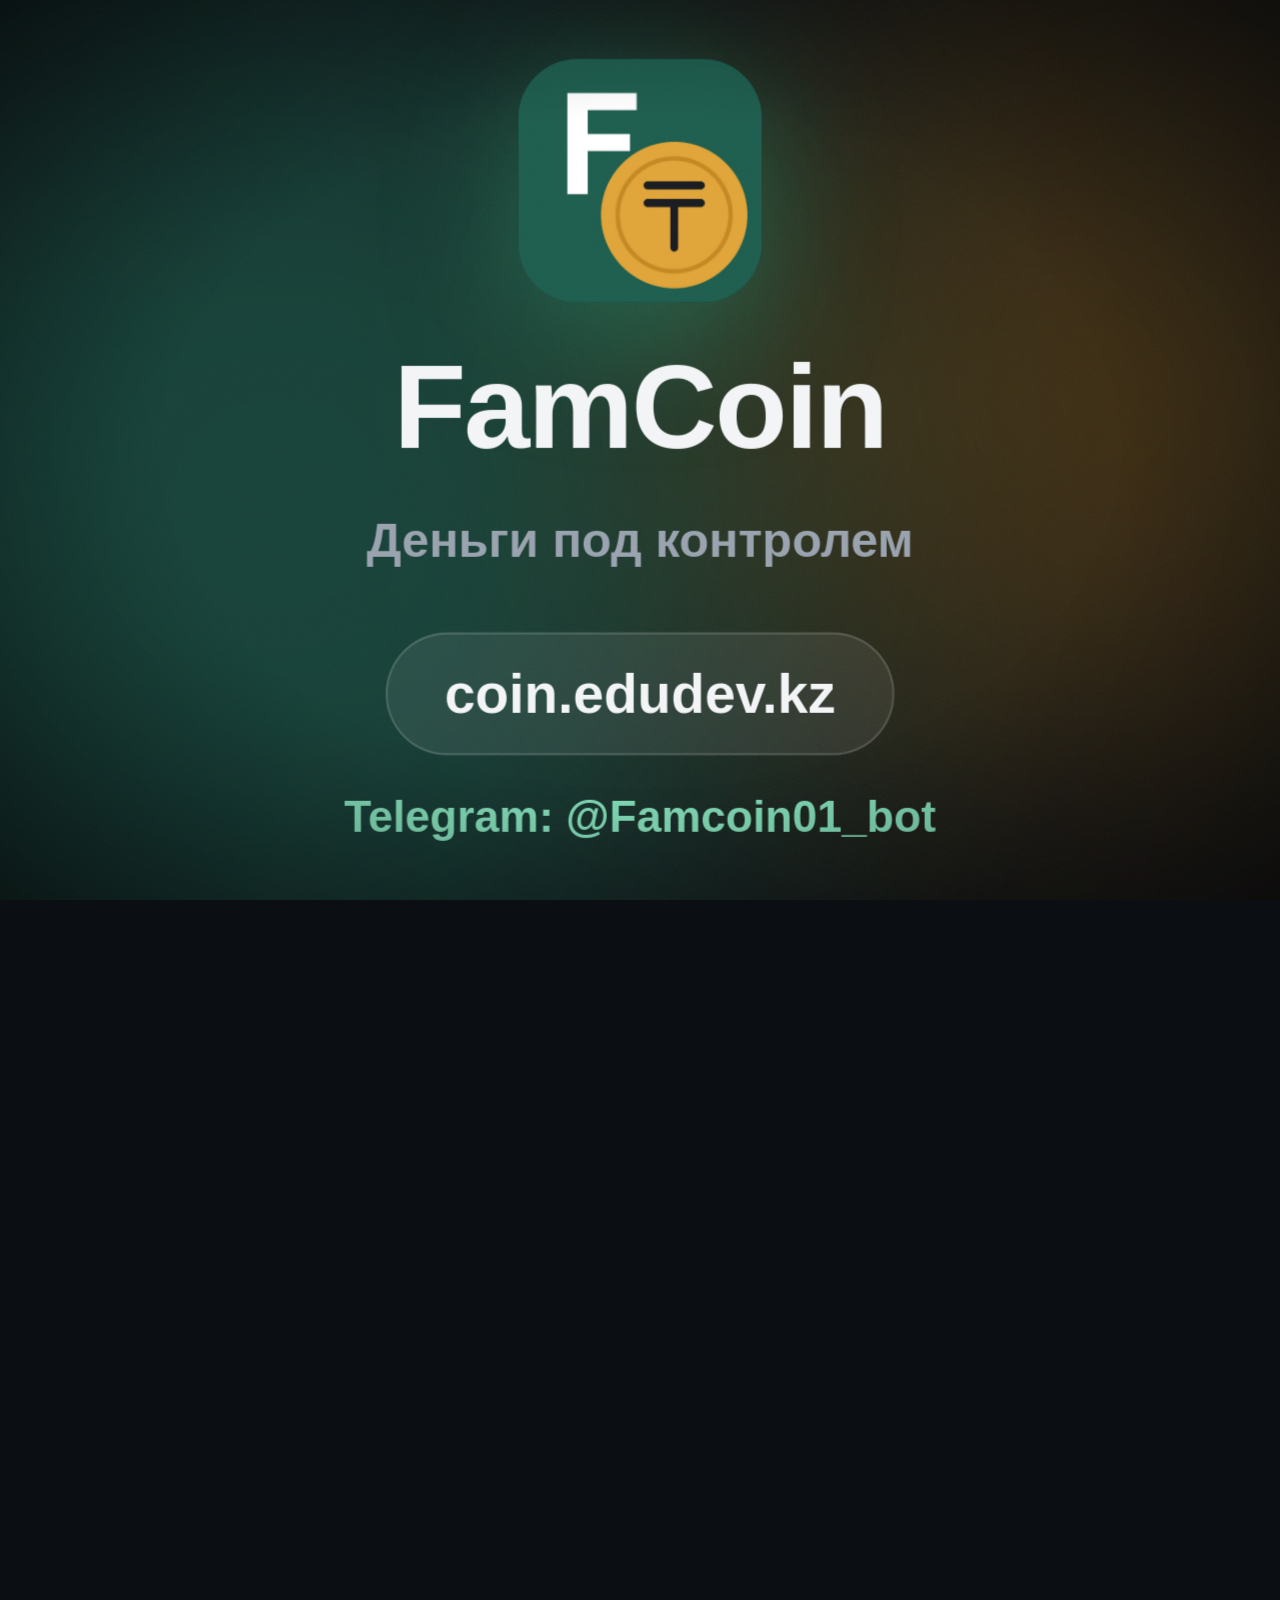
<file: design/stories/story01.html>
<!doctype html>
<html lang="ru">
<head>
<meta charset="utf-8">
<title>FamCoin — Деньги за 15 секунд: эффект кофе</title>
<link rel="stylesheet" href="story.css">
<style>
  :root { --dur: 17.5s; }
  /* Рубрика серии — видна весь ролик до финала */
  .rubric { position: absolute; left: 0; right: 0; top: 110px; display: flex; justify-content: center; }
  .rubric span { padding: 16px 34px; border-radius: 40px; background: rgba(255,255,255,.07); border: 2px solid rgba(255,255,255,.14);
    font-size: 34px; font-weight: 700; letter-spacing: .5px; color: var(--text2); }
  .rubric span b { color: var(--gold); }

  /* 1. Кофе */
  .cup { position: absolute; left: 0; right: 0; top: 400px; text-align: center; font-size: 230px; line-height: 1;
    filter: drop-shadow(0 30px 80px rgba(230,170,60,.35));
    animation: popIn .9s cubic-bezier(.2,.8,.2,1) .3s both, blockOut .7s cubic-bezier(.4,0,.2,1) 3.6s forwards; }

  /* 2. Год */
  .calc { position: absolute; left: 0; right: 0; top: 600px; text-align: center; font-size: 46px; font-weight: 700; color: var(--text2); }
  .year { position: absolute; left: 0; right: 0; top: 700px; text-align: center; font-size: 168px; font-weight: 800; letter-spacing: -5px; color: var(--gold);
    animation: blockIn .9s cubic-bezier(.2,.7,.2,1) 3.75s both, flash 1.2s ease-out 6.35s both, blockOut .7s cubic-bezier(.4,0,.2,1) 7.8s forwards; }
  @keyframes flash { 0% { text-shadow: 0 0 0 rgba(230,170,60,0); transform: scale(1); } 15% { text-shadow: 0 0 90px rgba(230,170,60,.75); transform: scale(1.06); } 100% { text-shadow: 0 0 30px rgba(230,170,60,.2); transform: scale(1); } }
  .dots { position: absolute; left: 115px; top: 1110px; width: 850px; display: grid; grid-template-columns: repeat(25, 24px); gap: 10px; }
  .dot { width: 24px; height: 24px; border-radius: 50%; background: var(--gold); opacity: 0; animation: dotIn .3s ease both; }
  @keyframes dotIn { from { opacity: 0; transform: scale(.2); } to { opacity: .85; transform: scale(1); } }

  /* 3. Мелочи */
  .chip { position: absolute; padding: 18px 30px; border-radius: 40px; background: rgba(255,255,255,.07); border: 2px solid rgba(255,255,255,.14);
    color: var(--text2); font-size: 40px; font-weight: 700; white-space: nowrap; opacity: 0; animation: rise 3s cubic-bezier(.3,0,.5,1) both; }
  @keyframes rise { 0% { opacity: 0; transform: translateY(90px); } 20% { opacity: 1; } 75% { opacity: .85; } 100% { opacity: 0; transform: translateY(-170px); } }

  /* 4. Телефон */
  .cap { position: absolute; left: 60px; right: 60px; top: 210px; text-align: center; font-size: 58px; font-weight: 800; letter-spacing: -1px; }
  .persp { position: absolute; left: 0; right: 0; top: 390px; display: flex; justify-content: center; perspective: 2200px; }
  .phone { width: 740px; height: 1440px; border-radius: 94px; background: #10141a; border: 14px solid #050607;
    box-shadow: 0 0 0 3px #2a3038, 0 60px 160px rgba(0,0,0,.7), 0 0 120px rgba(46,160,120,.18);
    padding: 44px 38px; overflow: hidden; position: relative;
    animation: phoneIn 1.3s cubic-bezier(.16,.84,.24,1) 10.75s both, blockOut .7s cubic-bezier(.4,0,.2,1) 14.6s forwards; }
  @keyframes phoneIn { from { opacity: 0; transform: translateY(760px) rotateX(26deg) scale(.86); } to { opacity: 1; transform: none; } }
  .status { display: flex; justify-content: space-between; font-size: 28px; font-weight: 700; color: #e9edf1; padding: 0 24px 26px; }
  .head h2 { font-size: 56px; font-weight: 800; letter-spacing: -1px; margin: 10px 6px 26px; }
  .sec { font-size: 38px; font-weight: 800; margin: 10px 6px 20px; }
  .tiles { display: flex; gap: 18px; }
  .tile { flex: 1; border-radius: 34px; background: var(--card); padding: 26px 22px; position: relative; }
  .tile .e { font-size: 50px; } .tile .n { font-size: 31px; font-weight: 700; margin-top: 10px; } .tile .a { font-size: 27px; color: var(--text2); margin-top: 2px; }
  .tap { animation: tap .5s ease 12s both; }
  @keyframes tap { 0%,100% { transform: scale(1); } 40% { transform: scale(.92); background: #1e2a26; } }
  .ripple { position: absolute; left: 50%; top: 50%; width: 40px; height: 40px; margin: -20px 0 0 -20px; border-radius: 50%; border: 4px solid var(--mint); opacity: 0; animation: ripple .9s ease-out 12.05s both; }
  @keyframes ripple { 0% { opacity: 0; transform: scale(.4); } 10% { opacity: .9; } 100% { opacity: 0; transform: scale(7); } }
  .month { margin-top: 40px; border-radius: 40px; padding: 38px 36px; background: linear-gradient(150deg, #2f7f63, #1f5e4f 70%);
    animation: popIn .8s cubic-bezier(.2,.8,.2,1) 13.15s both; }
  .month .t { font-size: 30px; opacity: .9; }
  .month .s { font-size: 96px; font-weight: 800; letter-spacing: -3px; margin: 4px 0; }
  .month .m { font-size: 28px; opacity: .9; }
  .row { display: flex; align-items: center; gap: 22px; padding: 22px 6px; border-bottom: 2px solid #1c232b; font-size: 31px; }
  .row .ic { width: 74px; height: 74px; border-radius: 24px; background: var(--card); display: flex; align-items: center; justify-content: center; font-size: 38px; }
  .row .x { flex: 1; } .row .x small { display: block; font-size: 25px; color: var(--text2); } .row b { color: #ff9a9a; }
  .newrow { animation: blockIn .6s cubic-bezier(.2,.7,.2,1) 12.3s both; }
</style>
</head>
<body>
<div class="stage"><div class="cam">
  <div class="glow g1"></div><div class="glow g2"></div>

  <div class="rubric" data-show="0.15,14.6"><span>Деньги за <b>15 секунд</b></span></div>

  <!-- 1. Кофе за 1 590 в день. Кажется, мелочь -->
  <div class="cup">☕️</div>
  <div class="line big" style="top:700px" data-words data-in="0.6" data-out="3.6">Кофе&nbsp;за 1&nbsp;590&nbsp;₸ в&nbsp;день</div>
  <div class="line sub" style="top:960px" data-words data-in="1.8" data-out="3.6">Кажется, мелочь</div>

  <!-- 2. Но за год это 580 тысяч -->
  <div class="calc" data-show="3.7,7.8">1&nbsp;590&nbsp;₸ × 365 дней</div>
  <div class="year money"><span data-keys="0:1590,3.85:1590,6.35:580350">1 590</span><span class="tenge">₸</span></div>
  <div class="line sub" style="top:920px" data-words data-in="6.45" data-out="7.8" data-accent="год">это за год</div>
  <div class="dots" id="dots" data-show="3.7,7.8"></div>

  <!-- 3. Мелкие траты почти никто не считает -->
  <div class="line mid" style="top:700px" data-words data-in="7.95" data-out="10.6" data-accent="никто">Мелкие траты почти никто не&nbsp;считает</div>
  <div class="chip" style="left:90px;top:1180px;animation-delay:8.1s">☕️ 1 590 ₸</div>
  <div class="chip" style="right:90px;top:1260px;animation-delay:8.4s">🚌 80 ₸</div>
  <div class="chip" style="left:150px;top:1380px;animation-delay:8.7s">🥐 900 ₸</div>
  <div class="chip" style="right:130px;top:1460px;animation-delay:9.0s">💧 350 ₸</div>
  <div class="chip" style="left:100px;top:1560px;animation-delay:9.3s">🍫 650 ₸</div>
  <div class="chip" style="right:110px;top:1620px;animation-delay:9.6s">🚕 1 800 ₸</div>

  <!-- 4. Записывать одним касанием и видеть итог за месяц -->
  <div class="cap" data-words data-in="11.0" data-out="14.6" data-stagger="0.08" data-accent="касанием">Записывать одним касанием</div>
  <div class="persp"><div class="phone">
    <div class="status"><span>9:41</span><span>●●● ▮</span></div>
    <div class="head"><h2>Главная</h2></div>
    <div class="sec">Быстрые операции</div>
    <div class="tiles">
      <div class="tile tap"><div class="e">☕️</div><div class="n">Кофе</div><div class="a">1 590 ₸</div><div class="ripple"></div></div>
      <div class="tile"><div class="e">🚕</div><div class="n">Такси</div><div class="a">1 800 ₸</div></div>
      <div class="tile"><div class="e">🥐</div><div class="n">Перекус</div><div class="a">900 ₸</div></div>
    </div>
    <div class="month">
      <div class="t">Кофе в этом месяце</div>
      <div class="s money"><span data-keys="0:46110,13.3:46110,14.1:47700">46 110</span><span class="tenge">₸</span></div>
      <div class="m">30 раз · ≈ 580 000 ₸ за год</div>
    </div>
    <div class="sec" style="margin-top:40px">Последние операции</div>
    <div class="row newrow"><div class="ic">☕️</div><div class="x">Кофе<small>Kaspi Gold · сейчас</small></div><b>−1 590 ₸</b></div>
    <div class="row"><div class="ic">🚌</div><div class="x">Автобус<small>Kaspi Gold · утром</small></div><b>−80 ₸</b></div>
  </div></div>

  <!-- 5. Финал -->
  <div class="end" data-show="14.85">
    <img src="../../app/web/icons/Icon-512.png" alt="">
    <div class="name">FamCoin</div>
    <div class="tag">Деньги под контролем</div>
    <div class="pill">coin.edudev.kz</div>
    <div class="tg">Telegram: @Famcoin01_bot</div>
  </div>

  <div class="vignette"></div><div class="grain"></div>
</div></div>
<script>
  // 365 точек — по одной на день года; заполняются вместе со счётчиком.
  (function () {
    const box = document.getElementById('dots');
    for (let i = 0; i < 365; i++) {
      const d = document.createElement('i');
      d.className = 'dot';
      d.style.animationDelay = (3.85 + 2.5 * Math.pow(i / 364, 1.4)) + 's';
      box.appendChild(d);
    }
  })();
</script>
<script type="application/json" id="sfx">
[
  {"t": 0,     "type": "pad",     "gain": 0.3,  "dur": 17.5},
  {"t": 0.1,   "type": "whoosh",  "gain": 0.18, "dur": 0.4},
  {"t": 0.3,   "type": "whoosh",  "gain": 0.32, "pan": -0.2},
  {"t": 0.55,  "type": "thud",    "gain": 0.45, "pitch": 240},
  {"t": 1.7,   "type": "whoosh",  "gain": 0.2,  "pan": 0.2, "dur": 0.45},
  {"t": 3.6,   "type": "whoosh",  "gain": 0.3,  "dur": 0.55},
  {"t": 3.85,  "type": "ticks",   "gain": 0.32, "dur": 2.45, "count": 28, "ease": "in"},
  {"t": 6.3,   "type": "impact",  "gain": 0.7},
  {"t": 6.38,  "type": "coin",    "gain": 0.5},
  {"t": 7.8,   "type": "whoosh",  "gain": 0.34, "dur": 0.6},
  {"t": 8.25,  "type": "tick",    "gain": 0.18, "freq": 1700, "pan": -0.5},
  {"t": 8.55,  "type": "tick",    "gain": 0.18, "freq": 1800, "pan": 0.5},
  {"t": 8.85,  "type": "tick",    "gain": 0.18, "freq": 1900, "pan": -0.5},
  {"t": 9.15,  "type": "tick",    "gain": 0.18, "freq": 2000, "pan": 0.5},
  {"t": 9.45,  "type": "tick",    "gain": 0.18, "freq": 2100, "pan": -0.5},
  {"t": 9.75,  "type": "tick",    "gain": 0.18, "freq": 2200, "pan": 0.5},
  {"t": 9.7,   "type": "riser",   "gain": 0.38, "dur": 1.05},
  {"t": 10.72, "type": "whoosh",  "gain": 0.5,  "dur": 0.9, "lo": 120, "hi": 3500},
  {"t": 12.0,  "type": "tap",     "gain": 0.6},
  {"t": 12.3,  "type": "success", "gain": 0.42},
  {"t": 13.15, "type": "coin",    "gain": 0.35},
  {"t": 13.3,  "type": "ticks",   "gain": 0.2,  "dur": 0.8, "count": 8, "freq": 2300},
  {"t": 14.55, "type": "whoosh",  "gain": 0.35, "dur": 0.7},
  {"t": 14.85, "type": "chime",   "gain": 0.55}
]
</script>
<script src="engine.js"></script>
</body>
</html>
</file>
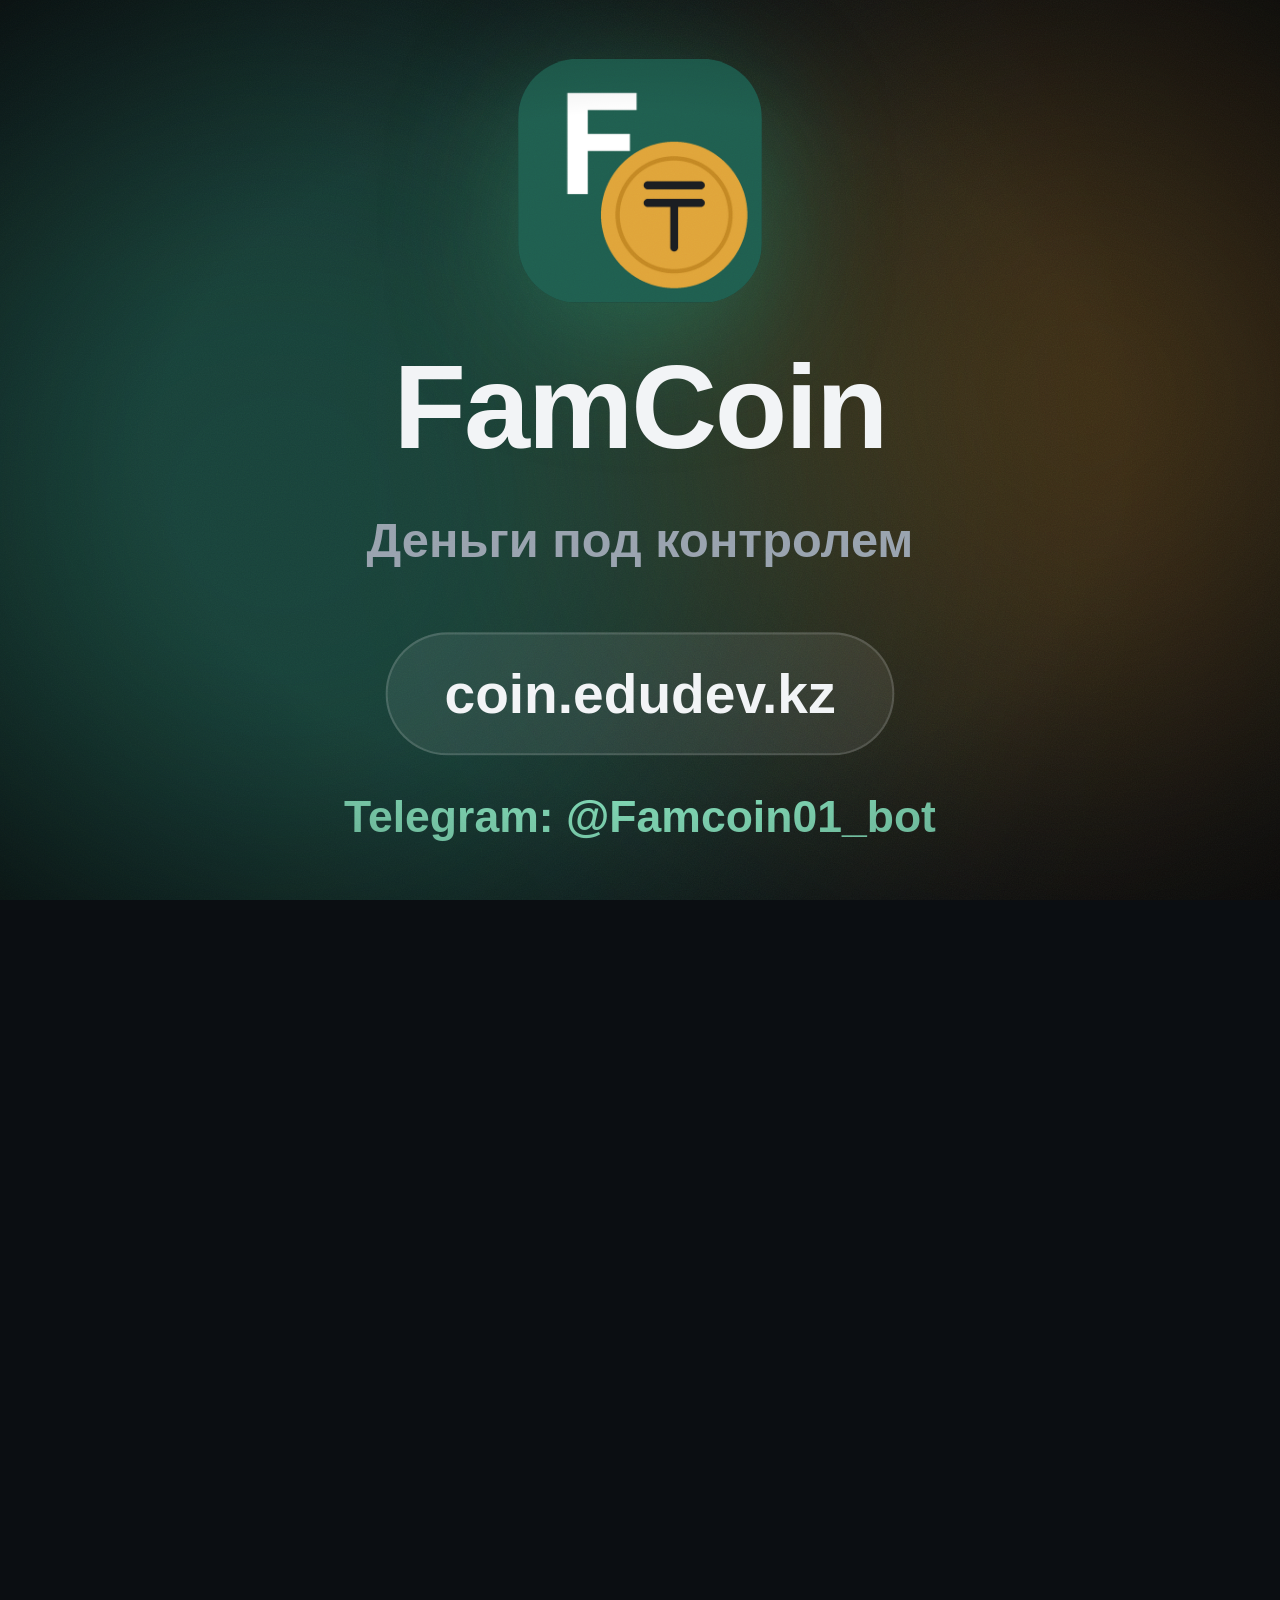
<file: design/stories/story02.html>
<!doctype html>
<html lang="ru">
<head>
<meta charset="utf-8">
<title>FamCoin — Деньги за 15 секунд: 50/30/20</title>
<link rel="stylesheet" href="story.css">
<style>
  :root { --dur: 15s; }
  .bars { position: absolute; left: 110px; right: 110px; top: 980px; }
  .bar3 { margin-bottom: 34px; }
  .bar3 .lab { display: flex; justify-content: space-between; font-size: 42px; font-weight: 700; margin-bottom: 14px; }
  .bar3 .lab b { font-size: 46px; }
  .bar3 .tr { height: 46px; border-radius: 24px; background: rgba(255,255,255,.07); overflow: hidden; }
  .bar3 .tr i { display: block; height: 100%; border-radius: 24px; animation: grow 1.1s cubic-bezier(.2,.7,.2,1) both; }
  .head50 { position: absolute; left: 0; right: 0; top: 560px; text-align: center; font-size: 190px; font-weight: 800; letter-spacing: -6px; }
  .head50 .sl { color: var(--text2); font-weight: 600; padding: 0 .1em; }
</style>
</head>
<body>
<div class="stage"><div class="cam">
  <div class="glow g1"></div><div class="glow g2"></div>
  <div class="rubric" data-show="0.15,12.35"><span>Деньги за <b>15 секунд</b></span></div>

  <div class="head50" data-show="0.3,4.8"><span style="color:var(--mint)">50</span><span class="sl">/</span><span style="color:var(--gold)">30</span><span class="sl">/</span><span>20</span></div>
  <div class="bars" data-show="1.0,4.8">
    <div class="bar3"><div class="lab"><span>Обязательное</span><b style="color:var(--mint)">50%</b></div><div class="tr"><i style="width:100%;background:var(--mint);animation-delay:1.3s"></i></div></div>
    <div class="bar3"><div class="lab"><span>Желания</span><b style="color:var(--gold)">30%</b></div><div class="tr"><i style="width:60%;background:var(--gold);animation-delay:2.2s"></i></div></div>
    <div class="bar3"><div class="lab"><span>Будущее</span><b>20%</b></div><div class="tr"><i style="width:40%;background:#f2f4f6;animation-delay:3.1s"></i></div></div>
  </div>
  <div class="line mid" style="top:760px" data-words data-in="5.0" data-out="7.6" data-accent="ориентир">Это ориентир, а&nbsp;не&nbsp;закон</div>

  <div class="cap" data-words data-in="8.05" data-out="12.4" data-stagger="0.08" data-accent="легко">Проверить себя легко</div>
  <div class="persp"><div class="phone" data-show="7.8,12.4" data-anim="phoneIn">
    <div class="status"><span>9:41</span><span>●●● ▮</span></div>
    <h2>Расходы</h2>
    <div class="pcard">
      <div class="t">Три типа трат · октябрь</div>
      <div class="prow"><span>Обязательные</span><b style="color:var(--mint)">48%</b></div><div class="pbar"><i style="width:48%;background:var(--mint);animation:grow 1s ease 8.9s both"></i></div>
      <div class="prow"><span>Обычные</span><b style="color:var(--gold)">33%</b></div><div class="pbar"><i style="width:33%;animation:grow 1s ease 9.3s both"></i></div>
      <div class="prow"><span>Свободные</span><b>19%</b></div><div class="pbar"><i style="width:19%;background:#f2f4f6;animation:grow 1s ease 9.7s both"></i></div>
    </div>
  </div></div>
  <div class="end" data-show="12.6">
    <img src="../../app/web/icons/Icon-512.png" alt="">
    <div class="name">FamCoin</div>
    <div class="tag">Деньги под контролем</div>
    <div class="pill">coin.edudev.kz</div>
    <div class="tg">Telegram: @Famcoin01_bot</div>
  </div>
  <div class="vignette"></div><div class="grain"></div>
</div></div>

<script type="application/json" id="sfx">
[
 {
  "t": 0,
  "type": "pad",
  "gain": 0.3,
  "dur": 15
 },
 {
  "t": 0.1,
  "type": "whoosh",
  "gain": 0.18,
  "dur": 0.4
 },
 {
  "t": 0.3,
  "type": "impact",
  "gain": 0.55
 },
 {
  "t": 0.35,
  "type": "whoosh",
  "gain": 0.3
 },
 {
  "t": 1.3,
  "type": "thud",
  "gain": 0.4,
  "pitch": 200
 },
 {
  "t": 2.2,
  "type": "thud",
  "gain": 0.4,
  "pitch": 170
 },
 {
  "t": 3.1,
  "type": "thud",
  "gain": 0.4,
  "pitch": 140
 },
 {
  "t": 4.9,
  "type": "whoosh",
  "gain": 0.32,
  "dur": 0.6
 },
 {
  "t": 8.9,
  "type": "tick",
  "gain": 0.25
 },
 {
  "t": 9.3,
  "type": "tick",
  "gain": 0.25
 },
 {
  "t": 9.7,
  "type": "tick",
  "gain": 0.25
 },
 {
  "t": 10.1,
  "type": "coin",
  "gain": 0.3
 },
 {
  "t": 6.75,
  "type": "riser",
  "gain": 0.36,
  "dur": 1.05
 },
 {
  "t": 7.8,
  "type": "whoosh",
  "gain": 0.5,
  "dur": 0.9,
  "lo": 120,
  "hi": 3500
 },
 {
  "t": 12.299999999999999,
  "type": "whoosh",
  "gain": 0.35,
  "dur": 0.7
 },
 {
  "t": 12.6,
  "type": "chime",
  "gain": 0.55
 }
]
</script>
<script src="engine.js"></script>
</body>
</html>
</file>
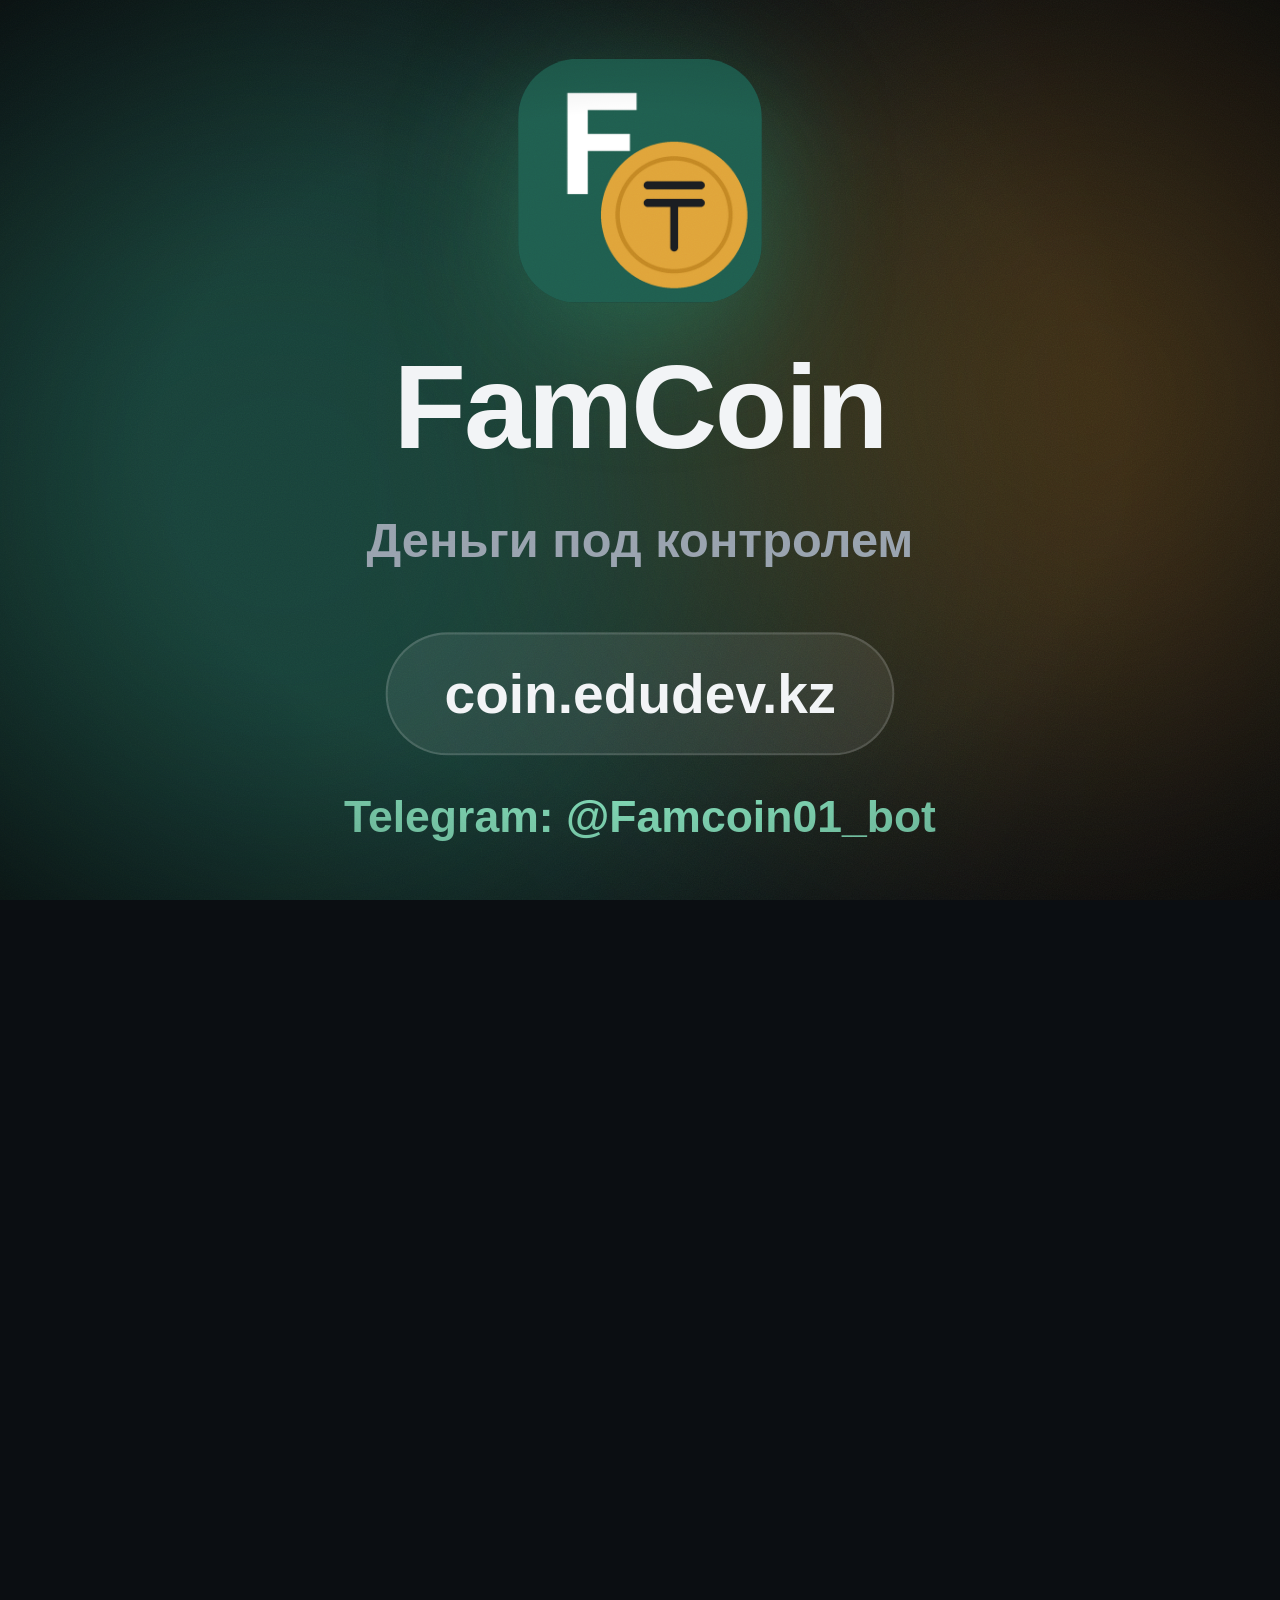
<file: design/stories/story03.html>
<!doctype html>
<html lang="ru">
<head>
<meta charset="utf-8">
<title>FamCoin — Деньги за 15 секунд: подушка безопасности</title>
<link rel="stylesheet" href="story.css">
<style>
  :root { --dur: 15s; }
  .months { position: absolute; left: 120px; right: 120px; top: 1000px; display: grid; grid-template-columns: repeat(3, 1fr); gap: 26px; }
  .mo { height: 190px; border-radius: 32px; border: 3px solid rgba(127,216,180,.45); position: relative; overflow: hidden; display: flex; align-items: flex-end; justify-content: center; padding-bottom: 18px; font-size: 34px; font-weight: 700; color: var(--text2); }
  .mo::before { content: ''; position: absolute; left: 0; right: 0; bottom: 0; height: 100%; background: linear-gradient(180deg, #2f9a72, #1f5e4f); z-index: -1; animation: growH .7s cubic-bezier(.2,.7,.2,1) both; animation-delay: var(--d); }
  .mo.opt::before { background: rgba(127,216,180,.18); }
  .mo span { position: relative; color: #fff; }
  .one { animation: pulse 1.4s ease-in-out 5.2s 2 both; }
  @keyframes pulse { 0%,100% { box-shadow: none; } 50% { box-shadow: 0 0 60px rgba(230,170,60,.7); border-color: var(--gold); } }
</style>
</head>
<body>
<div class="stage"><div class="cam">
  <div class="glow g1"></div><div class="glow g2"></div>
  <div class="rubric" data-show="0.15,12.35"><span>Деньги за <b>15 секунд</b></span></div>

  <div class="line big" style="top:560px" data-words data-in="0.3" data-out="4.6">Запас на&nbsp;3–6 месяцев расходов</div>
  <div class="months" data-show="0.9,7.6"><div class="mo one" style="--d:1.0s"><span>1 мес</span></div><div class="mo" style="--d:1.45s"><span>2 мес</span></div><div class="mo" style="--d:1.9s"><span>3 мес</span></div><div class="mo opt" style="--d:2.35s"><span>4 мес</span></div><div class="mo opt" style="--d:2.8s"><span>5 мес</span></div><div class="mo opt" style="--d:3.25s"><span>6 мес</span></div></div>
  <div class="line mid accent" style="top:760px" data-words data-in="4.9" data-out="7.6">Начните с&nbsp;одного месяца</div>

  <div class="cap" data-words data-in="8.05" data-out="12.4" data-stagger="0.08" data-accent="сама">Цель-копилка посчитает сама</div>
  <div class="persp"><div class="phone" data-show="7.8,12.4" data-anim="phoneIn">
    <div class="status"><span>9:41</span><span>●●● ▮</span></div>
    <h2>Цели</h2>
    <div class="pcard green">
      <div class="t">Подушка безопасности</div>
      <div class="s money"><span data-keys="0:0,9.0:0,10.4:96000">0</span><span class="tenge">₸</span></div>
      <div class="m">из 300 000 ₸ · к марту</div>
      <div class="pbar" style="background:rgba(0,0,0,.25)"><i style="width:32%;animation:grow 1.4s ease 9.0s both"></i></div>
    </div>
    <div class="pcard" style="margin-top:26px"><div class="t">Нужно в месяц</div><div class="s money" style="font-size:80px">40&nbsp;800<span class="tenge">₸</span></div></div>
  </div></div>
  <div class="end" data-show="12.6">
    <img src="../../app/web/icons/Icon-512.png" alt="">
    <div class="name">FamCoin</div>
    <div class="tag">Деньги под контролем</div>
    <div class="pill">coin.edudev.kz</div>
    <div class="tg">Telegram: @Famcoin01_bot</div>
  </div>
  <div class="vignette"></div><div class="grain"></div>
</div></div>

<script type="application/json" id="sfx">
[
 {
  "t": 0,
  "type": "pad",
  "gain": 0.3,
  "dur": 15
 },
 {
  "t": 0.1,
  "type": "whoosh",
  "gain": 0.18,
  "dur": 0.4
 },
 {
  "t": 0.3,
  "type": "whoosh",
  "gain": 0.32
 },
 {
  "t": 1.0,
  "type": "thud",
  "gain": 0.35,
  "pitch": 220
 },
 {
  "t": 1.45,
  "type": "thud",
  "gain": 0.35,
  "pitch": 200
 },
 {
  "t": 1.9,
  "type": "thud",
  "gain": 0.35,
  "pitch": 180
 },
 {
  "t": 2.35,
  "type": "thud",
  "gain": 0.3,
  "pitch": 160
 },
 {
  "t": 2.8,
  "type": "thud",
  "gain": 0.3,
  "pitch": 150
 },
 {
  "t": 3.25,
  "type": "thud",
  "gain": 0.3,
  "pitch": 140
 },
 {
  "t": 4.85,
  "type": "whoosh",
  "gain": 0.32,
  "dur": 0.6
 },
 {
  "t": 5.2,
  "type": "coin",
  "gain": 0.4
 },
 {
  "t": 9.0,
  "type": "ticks",
  "gain": 0.25,
  "dur": 1.4,
  "count": 14
 },
 {
  "t": 10.4,
  "type": "coin",
  "gain": 0.35
 },
 {
  "t": 6.75,
  "type": "riser",
  "gain": 0.36,
  "dur": 1.05
 },
 {
  "t": 7.8,
  "type": "whoosh",
  "gain": 0.5,
  "dur": 0.9,
  "lo": 120,
  "hi": 3500
 },
 {
  "t": 12.299999999999999,
  "type": "whoosh",
  "gain": 0.35,
  "dur": 0.7
 },
 {
  "t": 12.6,
  "type": "chime",
  "gain": 0.55
 }
]
</script>
<script src="engine.js"></script>
</body>
</html>
</file>
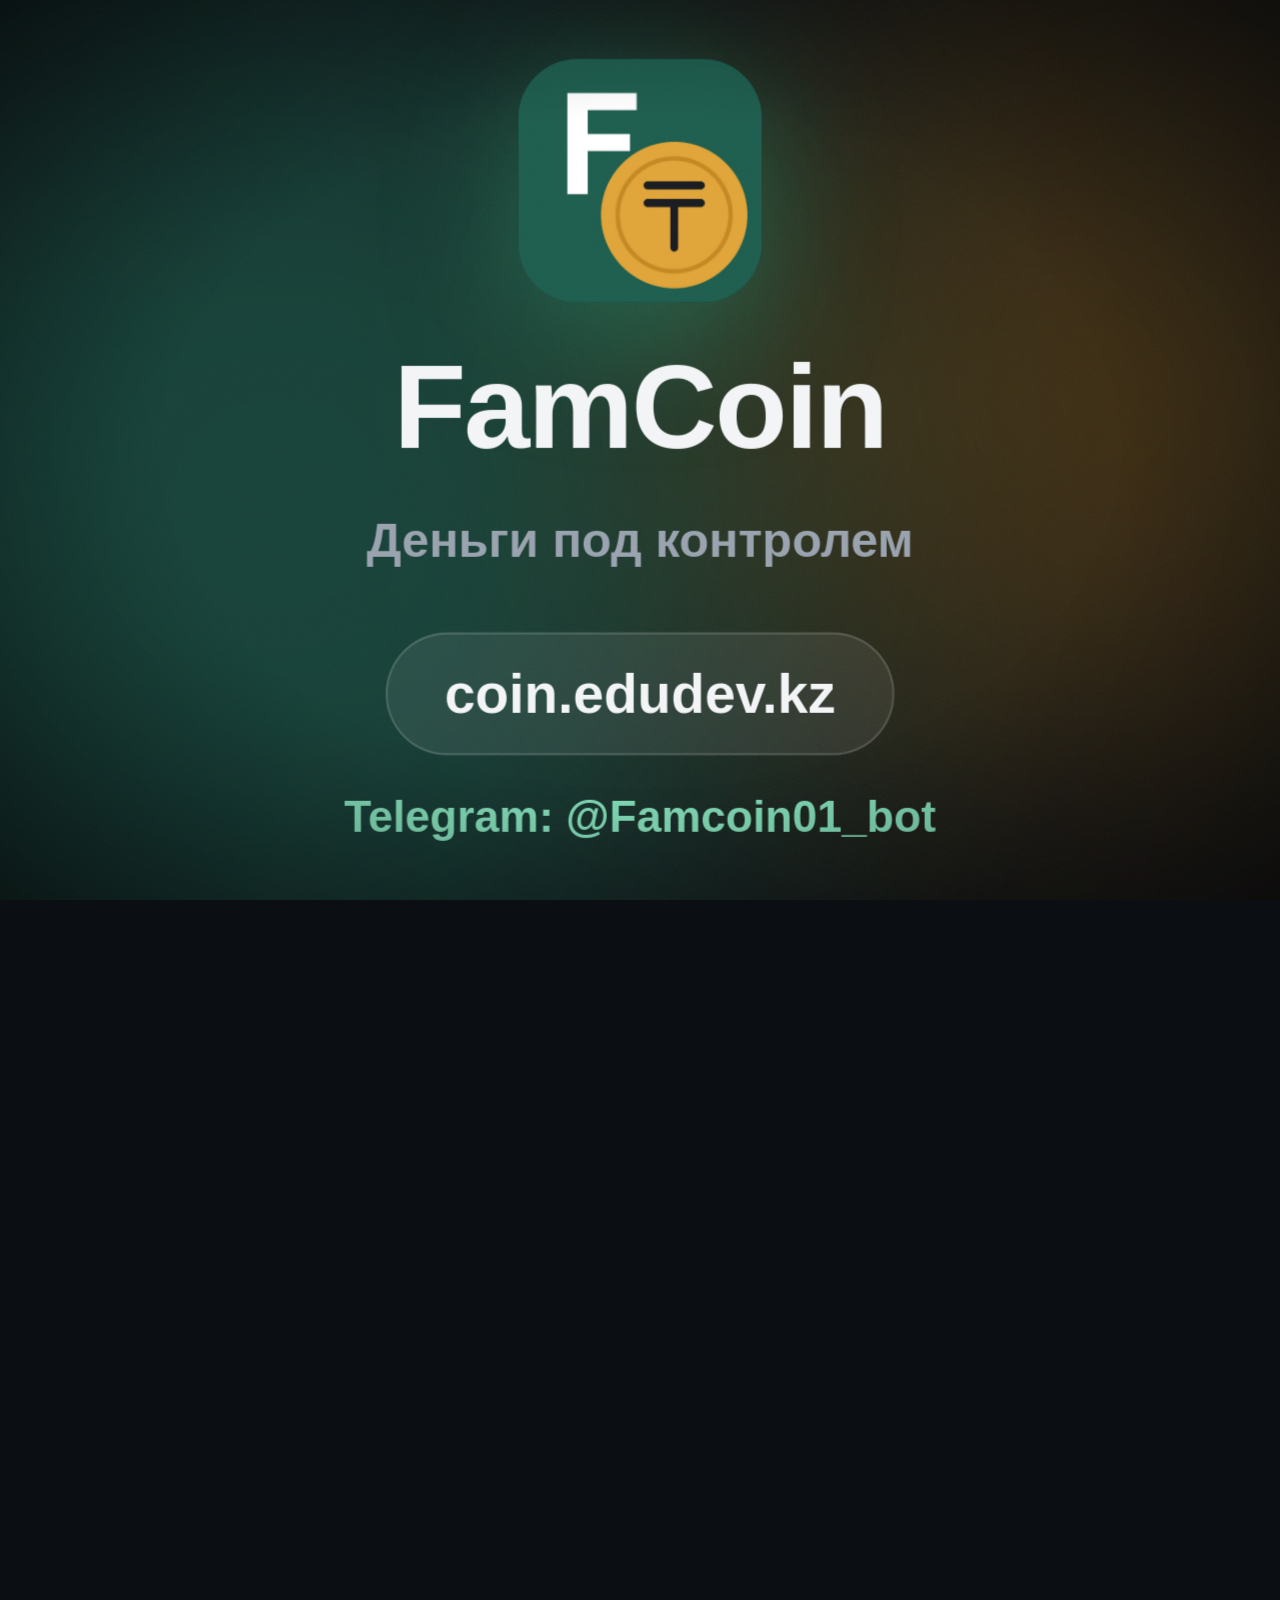
<file: design/stories/story04.html>
<!doctype html>
<html lang="ru">
<head>
<meta charset="utf-8">
<title>FamCoin — Деньги за 15 секунд: правило суток</title>
<link rel="stylesheet" href="story.css">
<style>
  :root { --dur: 14s; }
  .clock { position: absolute; left: 0; right: 0; top: 860px; display: flex; justify-content: center; }
  .clock svg { width: 520px; height: 520px; transform: rotate(-90deg); }
  .clock circle { fill: none; stroke-width: 26; }
  .clock .bg { stroke: rgba(255,255,255,.08); }
  .clock .fg { stroke: var(--gold); stroke-linecap: round; stroke-dasharray: 1445; stroke-dashoffset: 1445; animation: ring 3s cubic-bezier(.45,0,.3,1) 1.0s both; }
  @keyframes ring { to { stroke-dashoffset: 0; } }
  .hrs { position: absolute; left: 0; right: 0; top: 1040px; text-align: center; font-size: 150px; font-weight: 800; letter-spacing: -4px; }
  .hrs small { font-size: 60px; color: var(--text2); margin-left: 10px; }
  .gone { position: absolute; left: 0; right: 0; top: 1060px; text-align: center; font-size: 200px; animation: popIn .8s ease 5.0s both, fadeAway 1.2s ease 6.0s forwards; }
  @keyframes fadeAway { to { opacity: 0; transform: scale(.6); filter: blur(20px); } }
  .tapbtn { animation: tap .5s ease 10.0s both; }
</style>
</head>
<body>
<div class="stage"><div class="cam">
  <div class="glow g1"></div><div class="glow g2"></div>
  <div class="rubric" data-show="0.15,11.55"><span>Деньги за <b>15 секунд</b></span></div>

  <div class="line big" style="top:560px" data-words data-in="0.3" data-out="4.4">Подождите 24&nbsp;часа</div>
  <div class="clock" data-show="0.8,4.4"><svg viewBox="0 0 520 520"><circle class="bg" cx="260" cy="260" r="230"/><circle class="fg" cx="260" cy="260" r="230"/></svg></div>
  <div class="hrs money" data-show="0.8,4.4"><span data-keys="0:0,1.0:0,4.0:24">0</span><small>ч</small></div>
  <div class="line mid" style="top:700px" data-words data-in="4.6" data-out="7.2" data-accent="проходит">Желание часто проходит само</div>
  <div class="gone">🛍️</div>

  <div class="cap" data-words data-in="7.65" data-out="11.6" data-stagger="0.08" data-accent="план">А если нет — в план, без кредита</div>
  <div class="persp"><div class="phone" data-show="7.4,11.6" data-anim="phoneIn">
    <div class="status"><span>9:41</span><span>●●● ▮</span></div>
    <h2>Разовые покупки</h2>
    <div class="pcard">
      <div class="t">Запланировать покупку</div>
      <div class="prow"><span>Что купить</span><b>Наушники</b></div>
      <div class="prow"><span>Сумма</span><b>45 000 ₸</b></div>
      <div class="prow"><span>Когда</span><b>декабрь</b></div>
      <div class="prow" style="color:var(--mint)"><span>Откладывать</span><b>≈ 15 000 ₸ в месяц</b></div>
      <div class="btn tapbtn">Добавить<div class="ripple" style="animation-delay:10.05s"></div></div>
    </div>
  </div></div>
  <div class="end" data-show="11.8">
    <img src="../../app/web/icons/Icon-512.png" alt="">
    <div class="name">FamCoin</div>
    <div class="tag">Деньги под контролем</div>
    <div class="pill">coin.edudev.kz</div>
    <div class="tg">Telegram: @Famcoin01_bot</div>
  </div>
  <div class="vignette"></div><div class="grain"></div>
</div></div>

<script type="application/json" id="sfx">
[
 {
  "t": 0,
  "type": "pad",
  "gain": 0.3,
  "dur": 14
 },
 {
  "t": 0.1,
  "type": "whoosh",
  "gain": 0.18,
  "dur": 0.4
 },
 {
  "t": 0.3,
  "type": "whoosh",
  "gain": 0.32
 },
 {
  "t": 1.0,
  "type": "ticks",
  "gain": 0.3,
  "dur": 3.0,
  "count": 24,
  "ease": "in"
 },
 {
  "t": 4.0,
  "type": "coin",
  "gain": 0.45
 },
 {
  "t": 4.55,
  "type": "whoosh",
  "gain": 0.32,
  "dur": 0.6
 },
 {
  "t": 5.0,
  "type": "thud",
  "gain": 0.4,
  "pitch": 220
 },
 {
  "t": 6.0,
  "type": "whoosh",
  "gain": 0.25,
  "dur": 1.0,
  "lo": 2000,
  "hi": 300
 },
 {
  "t": 6.3500000000000005,
  "type": "riser",
  "gain": 0.36,
  "dur": 1.05
 },
 {
  "t": 7.4,
  "type": "whoosh",
  "gain": 0.5,
  "dur": 0.9,
  "lo": 120,
  "hi": 3500
 },
 {
  "t": 10.0,
  "type": "tap",
  "gain": 0.6
 },
 {
  "t": 10.3,
  "type": "success",
  "gain": 0.42
 },
 {
  "t": 11.5,
  "type": "whoosh",
  "gain": 0.35,
  "dur": 0.7
 },
 {
  "t": 11.8,
  "type": "chime",
  "gain": 0.55
 }
]
</script>
<script src="engine.js"></script>
</body>
</html>
</file>
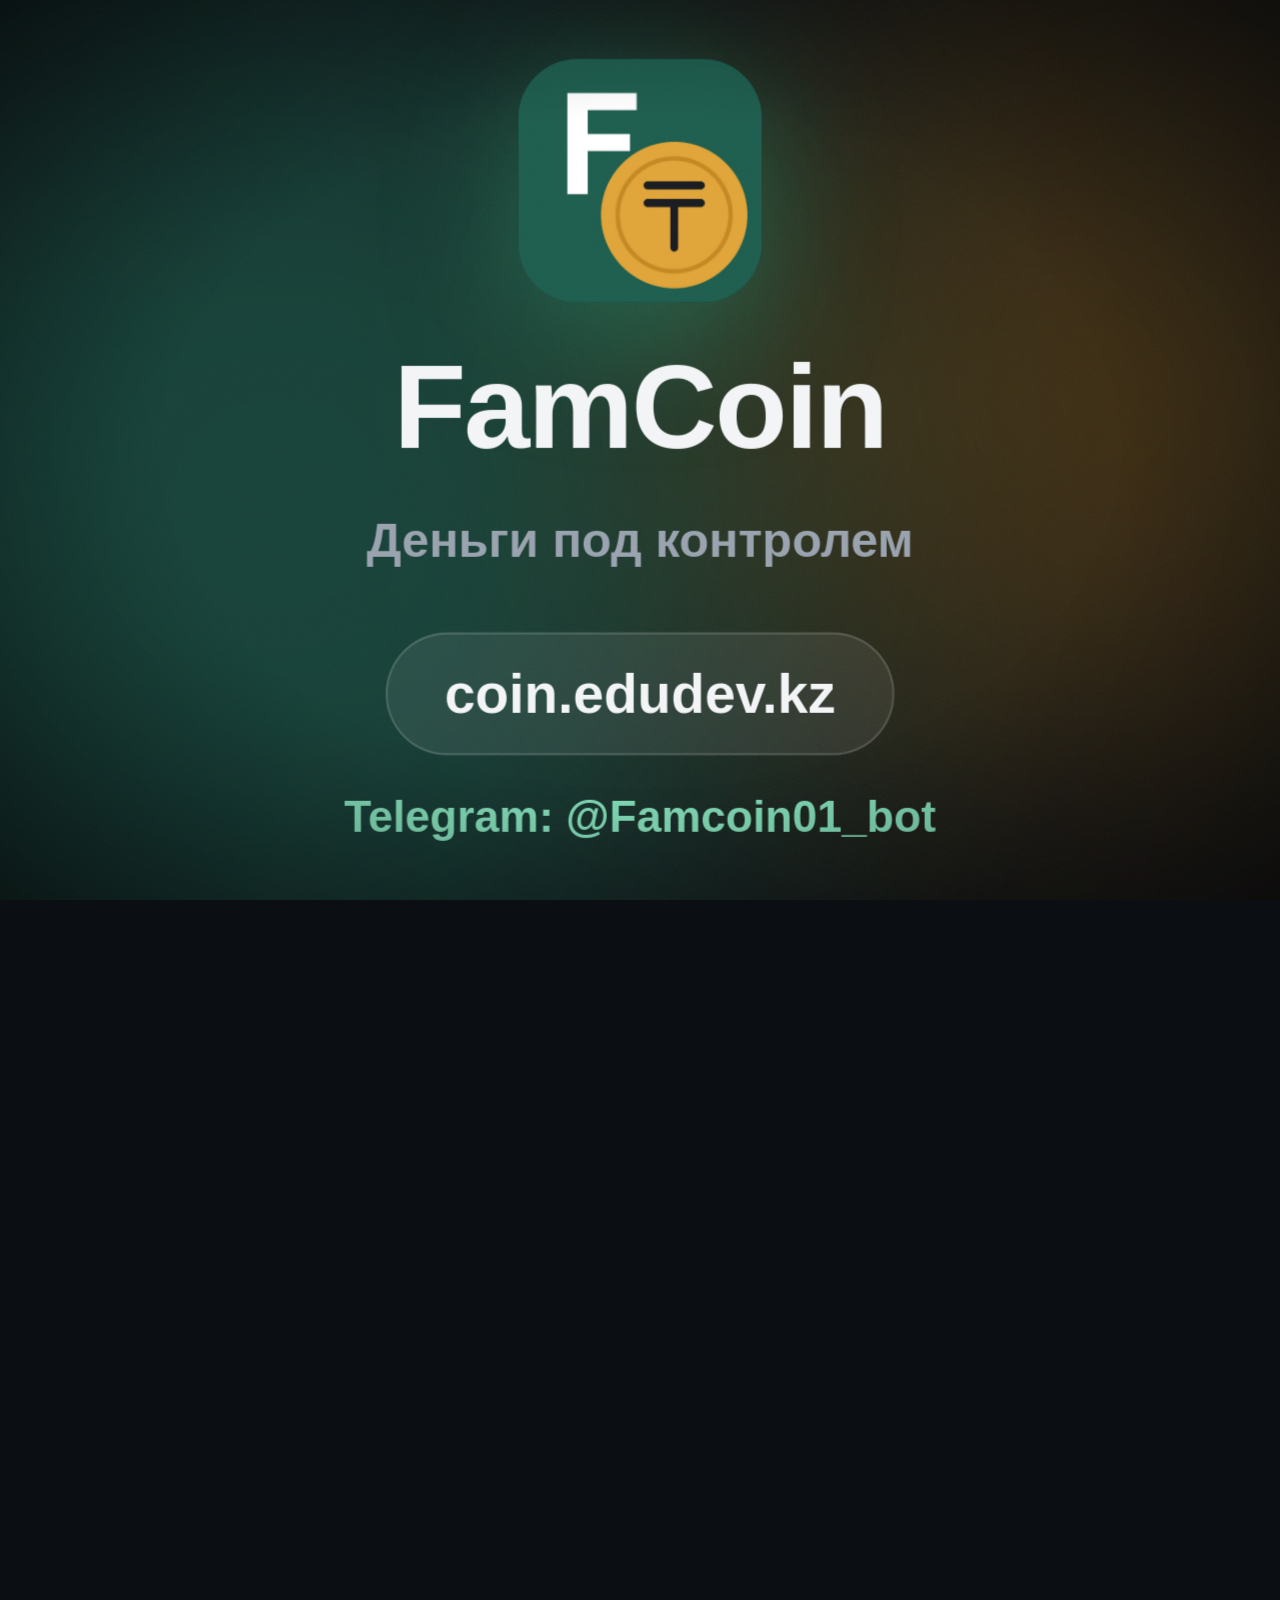
<file: design/stories/story05.html>
<!doctype html>
<html lang="ru">
<head>
<meta charset="utf-8">
<title>FamCoin — Деньги за 15 секунд: сначала себе</title>
<link rel="stylesheet" href="story.css">
<style>
  :root { --dur: 15s; }
  .sal { position: absolute; left: 0; right: 0; top: 820px; text-align: center; font-size: 140px; font-weight: 800; letter-spacing: -4px; color: var(--mint); }
  .part { position: absolute; left: 0; right: 0; top: 1060px; display: flex; justify-content: center; }
  .part span { padding: 26px 46px; border-radius: 50px; background: rgba(230,170,60,.16); border: 3px solid rgba(230,170,60,.5); color: var(--gold); font-size: 56px; font-weight: 800;
    animation: popIn .8s cubic-bezier(.2,.8,.2,1) 1.8s both, toPiggy 1.1s cubic-bezier(.6,0,.4,1) 3.0s forwards; }
  @keyframes toPiggy { to { transform: translate(0, 330px) scale(.3); opacity: 0; } }
  .piggy { position: absolute; left: 0; right: 0; top: 1360px; text-align: center; font-size: 190px; animation: popIn .8s ease 2.3s both, bump .5s ease 4.05s both; }
  @keyframes bump { 50% { transform: scale(1.18); } }
  .zero { position: absolute; left: 0; right: 0; top: 960px; text-align: center; font-size: 120px; font-weight: 800; color: var(--red); }
  .tapbtn { animation: tap .5s ease 10.4s both; }
</style>
</head>
<body>
<div class="stage"><div class="cam">
  <div class="glow g1"></div><div class="glow g2"></div>
  <div class="rubric" data-show="0.15,12.35"><span>Деньги за <b>15 секунд</b></span></div>

  <div class="line big" style="top:560px" data-words data-in="0.3" data-out="4.6" data-accent="себе">Сначала&nbsp;себе</div>
  <div class="sal money" data-show="0.8,4.6">+350&nbsp;000<span class="tenge">₸</span></div>
  <div class="part" data-show="1.7,4.6"><span>10% → копилка</span></div>
  <div class="piggy" data-show="2.2,4.6">🐷</div>
  <div class="line mid" style="top:700px" data-words data-in="4.8" data-out="7.6">В&nbsp;конце месяца не&nbsp;остаётся ничего</div>
  <div class="zero money" data-show="5.6,7.6"><span data-keys="0:42000,5.7:42000,7.0:0">42 000</span><span class="tenge">₸</span></div>

  <div class="cap" data-words data-in="8.05" data-out="12.4" data-stagger="0.08" data-accent="отложить">Пришёл доход — сразу отложить</div>
  <div class="persp"><div class="phone" data-show="7.8,12.4" data-anim="phoneIn">
    <div class="status"><span>9:41</span><span>●●● ▮</span></div>
    <h2>Главная</h2>
    <div class="pcard">
      <div class="t">Пришёл доход 350 000 ₸</div>
      <div style="font-size:44px;font-weight:800;margin:14px 0 6px">Отложить часть на&nbsp;цели?</div>
      <div class="prow"><span>🐷 Подушка</span><b style="color:var(--gold)">35 000 ₸</b></div>
      <div class="prow"><span>✈️ Отпуск</span><b style="color:var(--gold)">15 000 ₸</b></div>
      <div class="btn tapbtn">Отложить<div class="ripple" style="animation-delay:10.45s"></div></div>
    </div>
  </div></div>
  <div class="end" data-show="12.6">
    <img src="../../app/web/icons/Icon-512.png" alt="">
    <div class="name">FamCoin</div>
    <div class="tag">Деньги под контролем</div>
    <div class="pill">coin.edudev.kz</div>
    <div class="tg">Telegram: @Famcoin01_bot</div>
  </div>
  <div class="vignette"></div><div class="grain"></div>
</div></div>

<script type="application/json" id="sfx">
[
 {
  "t": 0,
  "type": "pad",
  "gain": 0.3,
  "dur": 15
 },
 {
  "t": 0.1,
  "type": "whoosh",
  "gain": 0.18,
  "dur": 0.4
 },
 {
  "t": 0.3,
  "type": "whoosh",
  "gain": 0.32
 },
 {
  "t": 0.8,
  "type": "coin",
  "gain": 0.5
 },
 {
  "t": 1.8,
  "type": "thud",
  "gain": 0.4,
  "pitch": 220
 },
 {
  "t": 3.0,
  "type": "whoosh",
  "gain": 0.3,
  "dur": 1.0,
  "lo": 1500,
  "hi": 300
 },
 {
  "t": 4.05,
  "type": "coin",
  "gain": 0.45
 },
 {
  "t": 4.75,
  "type": "whoosh",
  "gain": 0.32,
  "dur": 0.6
 },
 {
  "t": 5.7,
  "type": "drain",
  "gain": 0.3,
  "dur": 1.3
 },
 {
  "t": 7.0,
  "type": "impact",
  "gain": 0.55
 },
 {
  "t": 6.75,
  "type": "riser",
  "gain": 0.36,
  "dur": 1.05
 },
 {
  "t": 7.8,
  "type": "whoosh",
  "gain": 0.5,
  "dur": 0.9,
  "lo": 120,
  "hi": 3500
 },
 {
  "t": 10.4,
  "type": "tap",
  "gain": 0.6
 },
 {
  "t": 10.700000000000001,
  "type": "success",
  "gain": 0.42
 },
 {
  "t": 12.299999999999999,
  "type": "whoosh",
  "gain": 0.35,
  "dur": 0.7
 },
 {
  "t": 12.6,
  "type": "chime",
  "gain": 0.55
 }
]
</script>
<script src="engine.js"></script>
</body>
</html>
</file>
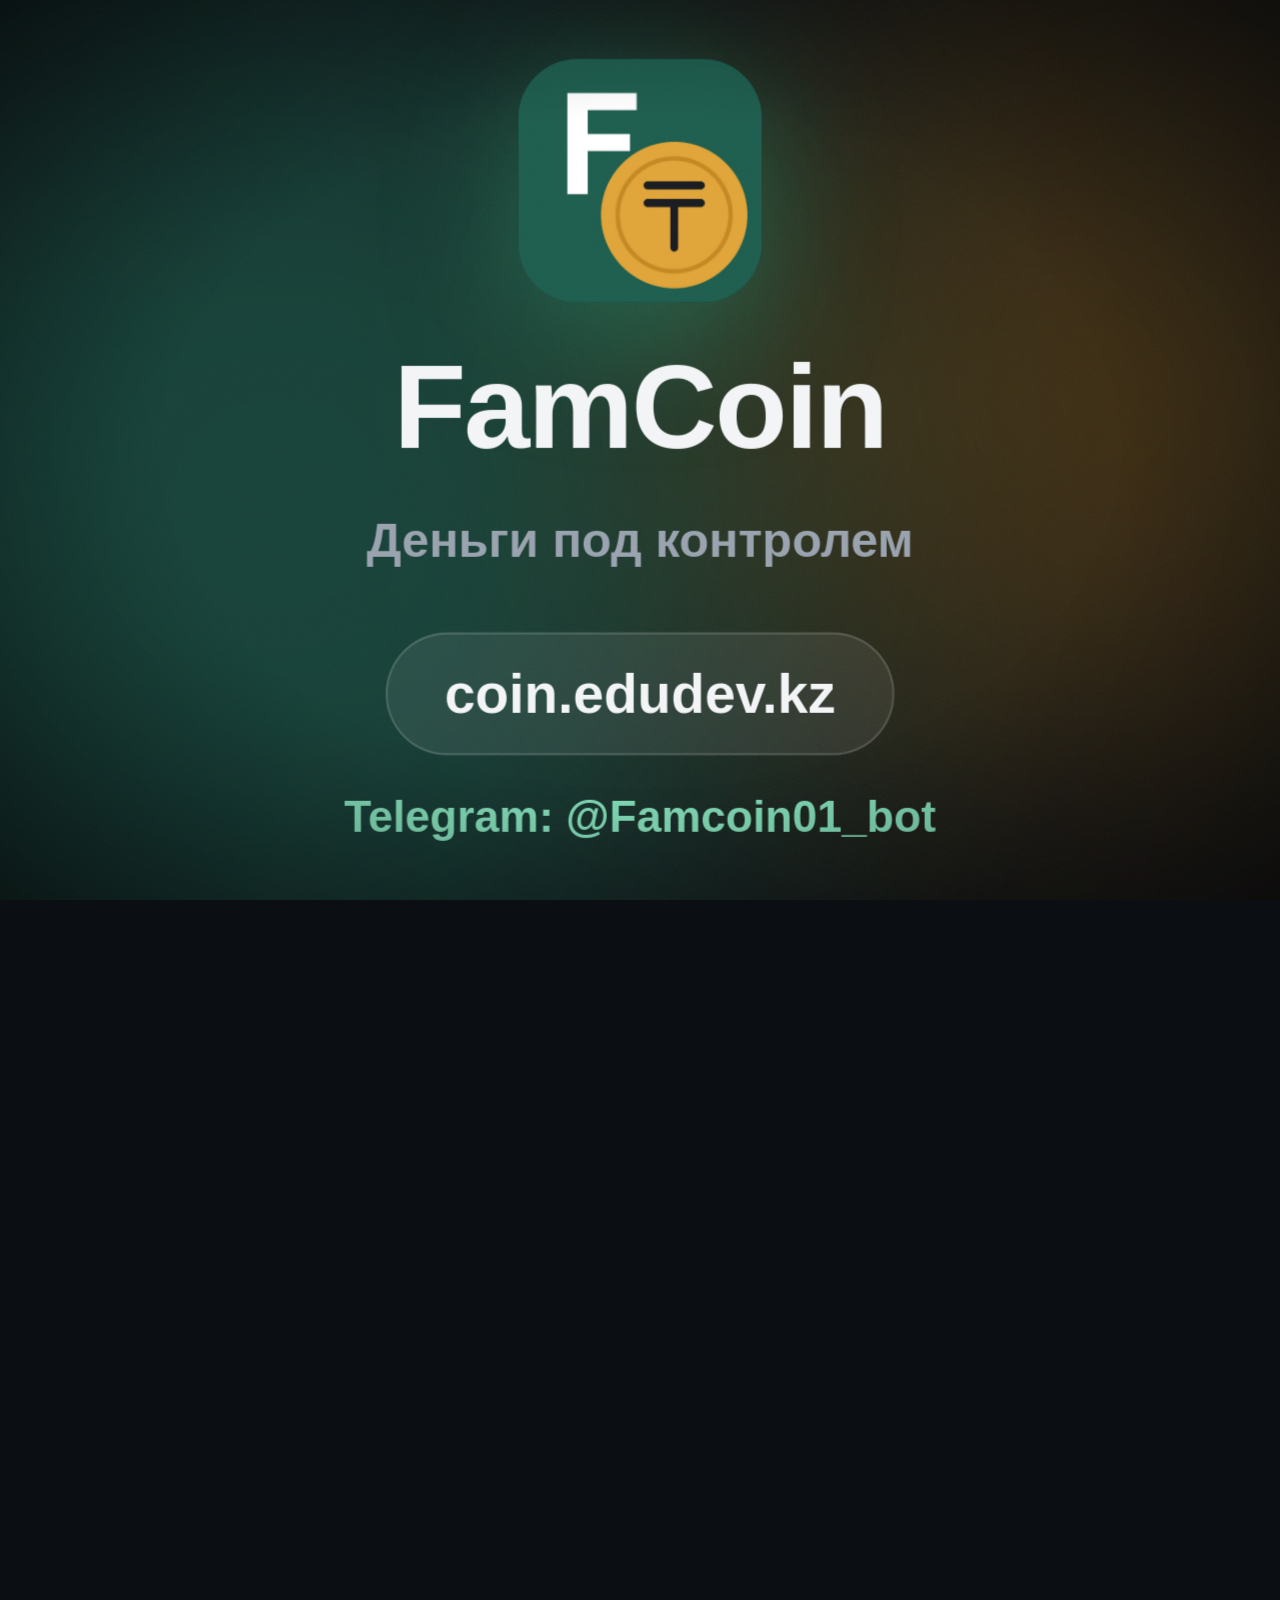
<file: design/stories/story06.html>
<!doctype html>
<html lang="ru">
<head>
<meta charset="utf-8">
<title>FamCoin — Деньги за 15 секунд: время работает на вас</title>
<link rel="stylesheet" href="story.css">
<style>
  :root { --dur: 17s; }
  .cols { position: absolute; left: 150px; right: 150px; top: 760px; height: 760px; display: flex; gap: 90px; align-items: flex-end; }
  .col { flex: 1; display: flex; flex-direction: column; align-items: center; justify-content: flex-end; height: 100%; }
  .col .v { font-size: 66px; font-weight: 800; letter-spacing: -2px; margin-bottom: 18px; }
  .col .b { width: 100%; border-radius: 30px 30px 10px 10px; animation: growH 4.6s cubic-bezier(.5,0,.3,1) 1.4s both; }
  .col .l { font-size: 38px; color: var(--text2); font-weight: 700; margin-top: 18px; }
  .yr { position: absolute; left: 0; right: 0; top: 640px; text-align: center; font-size: 46px; font-weight: 700; color: var(--text2); }
  .note { position: absolute; left: 90px; right: 90px; top: 1640px; text-align: center; font-size: 34px; color: var(--text2); }
</style>
</head>
<body>
<div class="stage"><div class="cam">
  <div class="glow g1"></div><div class="glow g2"></div>
  <div class="rubric" data-show="0.15,14.55"><span>Деньги за <b>15 секунд</b></span></div>

  <div class="line big" style="top:430px" data-words data-in="0.3" data-out="7.6">20&nbsp;000&nbsp;₸ в&nbsp;месяц</div>
  <div class="yr" data-show="1.2,7.6">через 10&nbsp;лет</div>
  <div class="cols" data-show="1.0,7.6">
    <div class="col"><div class="v money"><span data-keys="0:0,1.4:0,6.0:2.4" data-dec="1">0</span>&nbsp;млн</div><div class="b" style="height:52%;background:rgba(255,255,255,.18)"></div><div class="l">вложено</div></div>
    <div class="col"><div class="v money" style="color:var(--gold)">≈&nbsp;<span data-keys="0:0,1.4:0,6.0:4.6" data-dec="1">0</span>&nbsp;млн</div><div class="b" style="height:100%;background:linear-gradient(180deg,#f0c060,#a8741c)"></div><div class="l">стало</div></div>
  </div>
  <div class="note" data-show="6.3,7.6">Пример расчёта под 12% годовых, не&nbsp;инвестиционный совет</div>
  <div class="line mid" style="top:700px" data-words data-in="7.8" data-out="10.8" data-accent="оставались">Всё начинается с&nbsp;того, чтобы деньги оставались</div>

  <div class="cap" data-words data-in="11.25" data-out="14.6" data-stagger="0.08" data-accent="учёт">Для этого и нужен учёт</div>
  <div class="persp"><div class="phone" data-show="11.0,14.6" data-anim="phoneIn">
    <div class="status"><span>9:41</span><span>●●● ▮</span></div>
    <h2>Главная</h2>
    <div class="pcard green">
      <div class="t">Осталось на сегодня</div>
      <div class="s money"><span data-keys="0:0,12.0:0,13.0:3410">0</span><span class="tenge">₸</span></div>
      <div class="m">5 000 ₸ в день · потрачено 1 590 ₸</div>
      <div class="pbar" style="background:rgba(0,0,0,.25)"><i style="width:32%;animation:grow 1s ease 12.2s both"></i></div>
    </div>
    <div class="pcard" style="margin-top:26px"><div class="t">Отложено в этом месяце</div><div class="s money" style="font-size:80px;color:var(--gold)">20&nbsp;000<span class="tenge">₸</span></div></div>
  </div></div>
  <div class="end" data-show="14.8">
    <img src="../../app/web/icons/Icon-512.png" alt="">
    <div class="name">FamCoin</div>
    <div class="tag">Деньги под контролем</div>
    <div class="pill">coin.edudev.kz</div>
    <div class="tg">Telegram: @Famcoin01_bot</div>
  </div>
  <div class="vignette"></div><div class="grain"></div>
</div></div>

<script type="application/json" id="sfx">
[
 {
  "t": 0,
  "type": "pad",
  "gain": 0.3,
  "dur": 17
 },
 {
  "t": 0.1,
  "type": "whoosh",
  "gain": 0.18,
  "dur": 0.4
 },
 {
  "t": 0.3,
  "type": "whoosh",
  "gain": 0.32
 },
 {
  "t": 1.4,
  "type": "riser",
  "gain": 0.25,
  "dur": 4.6
 },
 {
  "t": 1.4,
  "type": "ticks",
  "gain": 0.25,
  "dur": 4.6,
  "count": 30,
  "ease": "in"
 },
 {
  "t": 6.0,
  "type": "impact",
  "gain": 0.65
 },
 {
  "t": 6.05,
  "type": "coin",
  "gain": 0.5
 },
 {
  "t": 7.75,
  "type": "whoosh",
  "gain": 0.32,
  "dur": 0.6
 },
 {
  "t": 12.0,
  "type": "ticks",
  "gain": 0.2,
  "dur": 1.0,
  "count": 10
 },
 {
  "t": 9.95,
  "type": "riser",
  "gain": 0.36,
  "dur": 1.05
 },
 {
  "t": 11.0,
  "type": "whoosh",
  "gain": 0.5,
  "dur": 0.9,
  "lo": 120,
  "hi": 3500
 },
 {
  "t": 14.5,
  "type": "whoosh",
  "gain": 0.35,
  "dur": 0.7
 },
 {
  "t": 14.8,
  "type": "chime",
  "gain": 0.55
 }
]
</script>
<script src="engine.js"></script>
</body>
</html>
</file>
<file: design/stories/story.css>
:root {
  --bg: #0b0e12; --card: #161b22; --line: #26303b;
  --text: #f2f4f6; --text2: #98a2ae;
  --green: #2ea078; --green2: #1f5e4f; --mint: #7fd8b4; --gold: #e6aa3c; --red: #e66262;
}
* { box-sizing: border-box; margin: 0; padding: 0; }
html, body { width: 1080px; height: 1920px; overflow: hidden; background: var(--bg); color: var(--text);
  font-family: -apple-system, "SF Pro Display", "Helvetica Neue", Arial, sans-serif; -webkit-font-smoothing: antialiased; }
.stage { position: absolute; inset: 0; overflow: hidden; }
.cam { position: absolute; inset: 0; animation: push var(--dur, 20s) linear both; }
@keyframes push { from { transform: scale(1); } to { transform: scale(1.06); } }

/* Свет и зерно — «киношная» глубина */
.glow { position: absolute; border-radius: 50%; filter: blur(140px); }
.g1 { width: 1000px; height: 1000px; background: #1f5e4f; left: -380px; top: -260px; opacity: .65; animation: drift1 var(--dur, 20s) ease-in-out both; }
.g2 { width: 760px; height: 760px; background: #7a5418; right: -320px; bottom: -200px; opacity: .45; animation: drift2 var(--dur, 20s) ease-in-out both; }
@keyframes drift1 { from { transform: translate(0, 0); } to { transform: translate(180px, 260px); } }
@keyframes drift2 { from { transform: translate(0, 0); } to { transform: translate(-160px, -320px); } }
.grain { position: absolute; inset: -200px; opacity: .08; mix-blend-mode: overlay; pointer-events: none;
  background-image: url("data:image/svg+xml;utf8,<svg xmlns='http://www.w3.org/2000/svg' width='300' height='300'><filter id='n'><feTurbulence type='fractalNoise' baseFrequency='.9' numOctaves='2' stitchTiles='stitch'/></filter><rect width='100%' height='100%' filter='url(%23n)'/></svg>");
  animation: grain .6s steps(5) infinite; }
@keyframes grain { 0% { transform: translate(0, 0); } 20% { transform: translate(-40px, 30px); } 40% { transform: translate(30px, -50px); } 60% { transform: translate(-20px, -20px); } 80% { transform: translate(50px, 40px); } 100% { transform: translate(0, 0); } }
.vignette { position: absolute; inset: 0; background: radial-gradient(ellipse at center, transparent 50%, rgba(0,0,0,.55) 100%); pointer-events: none; }

/* Слова */
.w { display: inline-block; opacity: 0; animation: wordIn .8s cubic-bezier(.2,.75,.2,1) both; }
@keyframes wordIn { from { opacity: 0; transform: translateY(46px); filter: blur(16px); } to { opacity: 1; transform: none; filter: blur(0); } }
@keyframes lineOut { from { opacity: 1; transform: none; filter: blur(0); } to { opacity: 0; transform: translateY(-40px); filter: blur(14px); } }
@keyframes blockIn { from { opacity: 0; transform: translateY(60px) scale(.96); filter: blur(12px); } to { opacity: 1; transform: none; filter: blur(0); } }
@keyframes blockOut { from { opacity: 1; transform: none; filter: blur(0); } to { opacity: 0; transform: translateY(-40px) scale(.98); filter: blur(12px); } }
@keyframes popIn { 0% { opacity: 0; transform: scale(.6); filter: blur(10px); } 60% { opacity: 1; transform: scale(1.04); filter: blur(0); } 100% { opacity: 1; transform: scale(1); } }

.line { position: absolute; left: 50px; right: 50px; text-align: center; font-weight: 800; letter-spacing: -1.5px; line-height: 1.08; }
.big { font-size: 100px; }
.mid { font-size: 80px; }
.sub { font-size: 50px; font-weight: 600; color: var(--text2); letter-spacing: -.3px; }
.accent { color: var(--mint); }
.gold { color: var(--gold); }
.money { font-variant-numeric: tabular-nums; }
.tenge { font-weight: 700; opacity: .8; margin-left: .12em; }

/* Финальный кадр */
.end { position: absolute; inset: 0; display: flex; flex-direction: column; align-items: center; justify-content: center; gap: 34px; }
.end img { width: 230px; height: 230px; border-radius: 56px; box-shadow: 0 30px 120px rgba(46,160,120,.45); }
.end .name { font-size: 112px; font-weight: 800; letter-spacing: -2px; }
.end .tag { font-size: 46px; color: var(--text2); font-weight: 600; }
.end .pill { margin-top: 26px; padding: 26px 54px; border-radius: 60px; background: rgba(255,255,255,.08); border: 2px solid rgba(255,255,255,.14); font-size: 52px; font-weight: 700; }
.end .tg { font-size: 42px; color: var(--mint); font-weight: 600; }

/* ---- Общие элементы серии «Деньги за 15 секунд» ---- */
.rubric { position: absolute; left: 0; right: 0; top: 110px; display: flex; justify-content: center; }
.rubric span { padding: 16px 34px; border-radius: 40px; background: rgba(255,255,255,.07); border: 2px solid rgba(255,255,255,.14); font-size: 34px; font-weight: 700; color: var(--text2); }
.rubric span b { color: var(--gold); }
.cap { position: absolute; left: 60px; right: 60px; top: 210px; text-align: center; font-size: 58px; font-weight: 800; letter-spacing: -1px; }
.persp { position: absolute; left: 0; right: 0; top: 390px; display: flex; justify-content: center; perspective: 2200px; }
@keyframes phoneIn { from { opacity: 0; transform: translateY(760px) rotateX(26deg) scale(.86); } to { opacity: 1; transform: none; } }
.phone { width: 740px; height: 1440px; border-radius: 94px; background: #10141a; border: 14px solid #050607; position: relative; overflow: hidden; padding: 44px 38px;
  box-shadow: 0 0 0 3px #2a3038, 0 60px 160px rgba(0,0,0,.7), 0 0 120px rgba(46,160,120,.18); }
.phone .status { display: flex; justify-content: space-between; font-size: 28px; font-weight: 700; color: #e9edf1; padding: 0 24px 26px; }
.phone h2 { font-size: 56px; font-weight: 800; letter-spacing: -1px; margin: 10px 6px 26px; }
.phone .sec { font-size: 38px; font-weight: 800; margin: 30px 6px 20px; }
.pcard { border-radius: 40px; padding: 38px 36px; background: var(--card); }
.pcard.green { background: linear-gradient(150deg, #2f7f63, #1f5e4f 70%); }
.pcard .t { font-size: 30px; opacity: .9; } .pcard .s { font-size: 96px; font-weight: 800; letter-spacing: -3px; margin: 4px 0; } .pcard .m { font-size: 28px; opacity: .9; }
.pbar { height: 18px; border-radius: 10px; background: rgba(255,255,255,.12); overflow: hidden; margin-top: 18px; }
.pbar i { display: block; height: 100%; border-radius: 10px; background: var(--gold); }
.prow { display: flex; align-items: center; gap: 18px; font-size: 32px; margin: 22px 0 8px; } .prow span { flex: 1; } .prow b { font-weight: 700; }
.btn { margin-top: 30px; padding: 30px; border-radius: 30px; background: var(--mint); color: #0c2a21; font-size: 34px; font-weight: 800; text-align: center; position: relative; }
.ripple { position: absolute; left: 50%; top: 50%; width: 40px; height: 40px; margin: -20px 0 0 -20px; border-radius: 50%; border: 4px solid #fff; opacity: 0; animation: ripple .9s ease-out both; }
@keyframes ripple { 0% { opacity: 0; transform: scale(.4); } 10% { opacity: .9; } 100% { opacity: 0; transform: scale(9); } }
@keyframes tap { 0%,100% { transform: scale(1); } 40% { transform: scale(.94); } }
@keyframes grow { from { width: 0; } }
@keyframes growH { from { height: 0; } }
</file>
